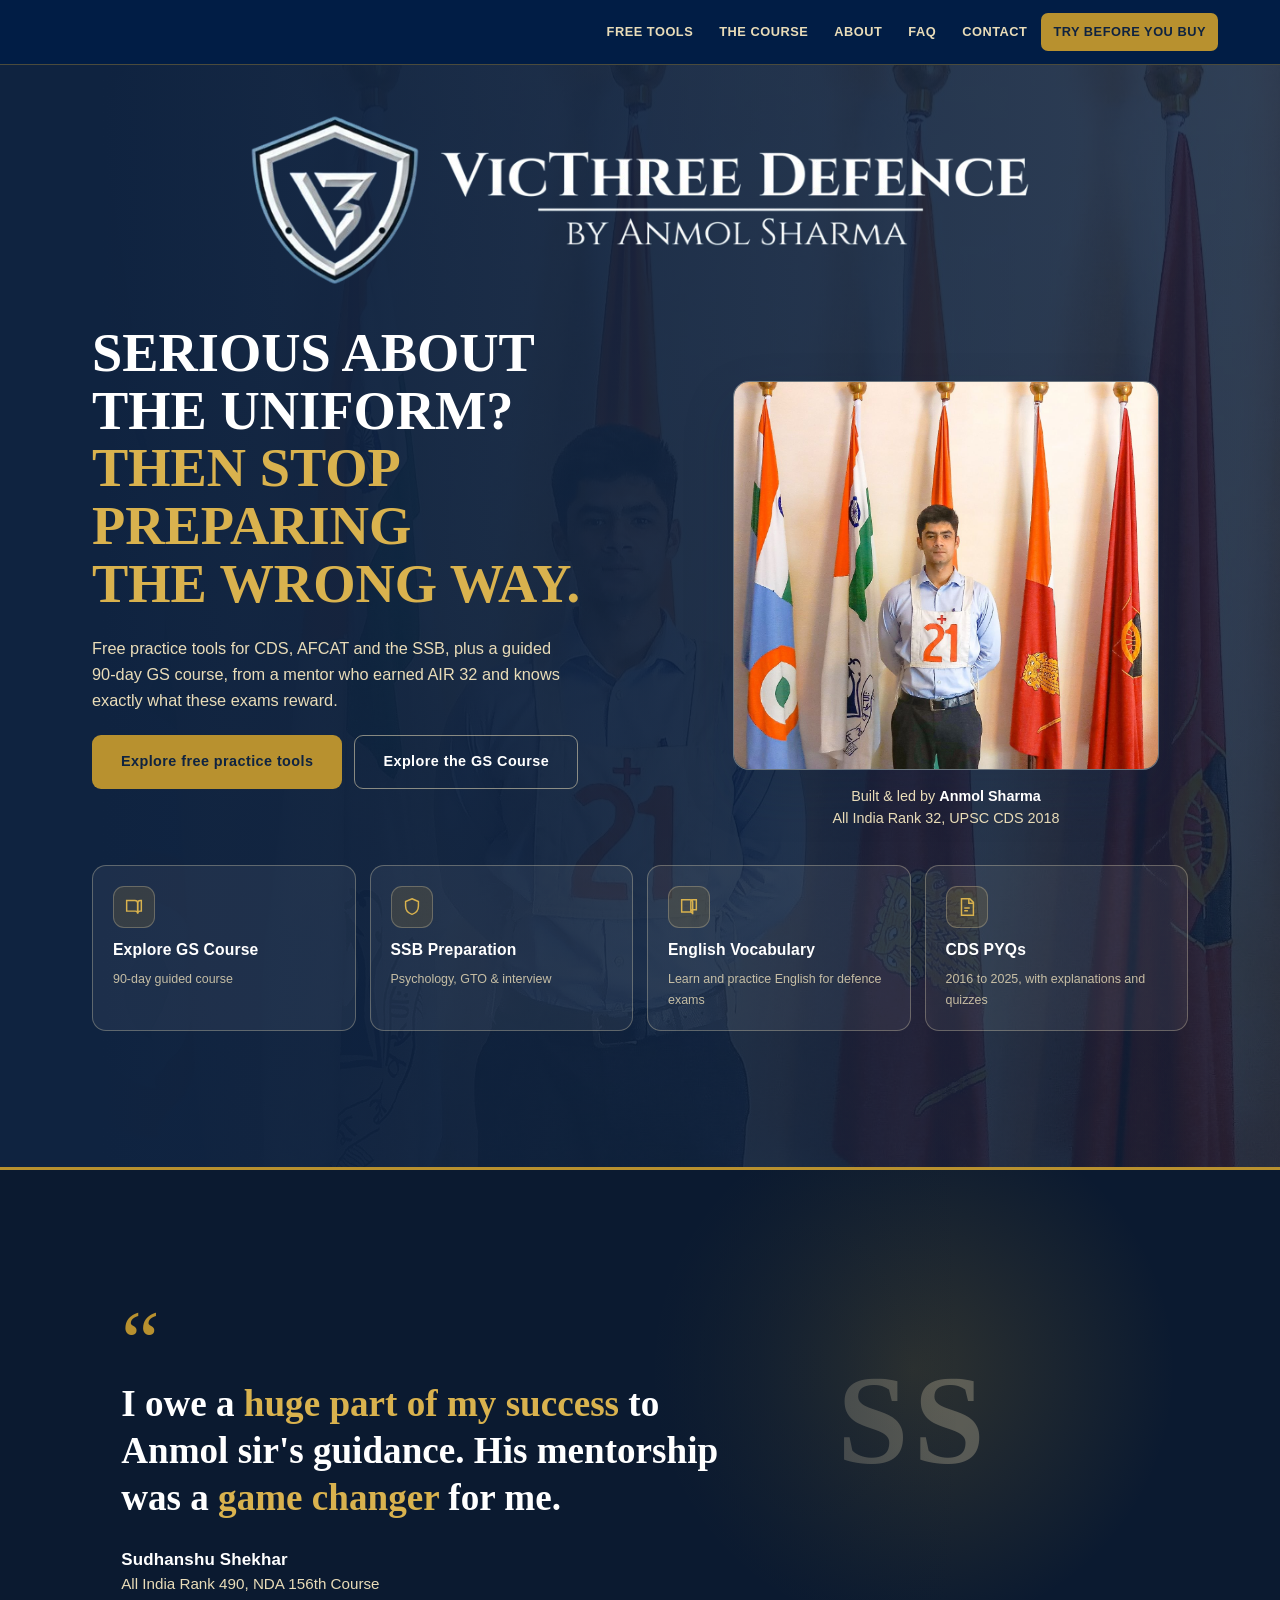
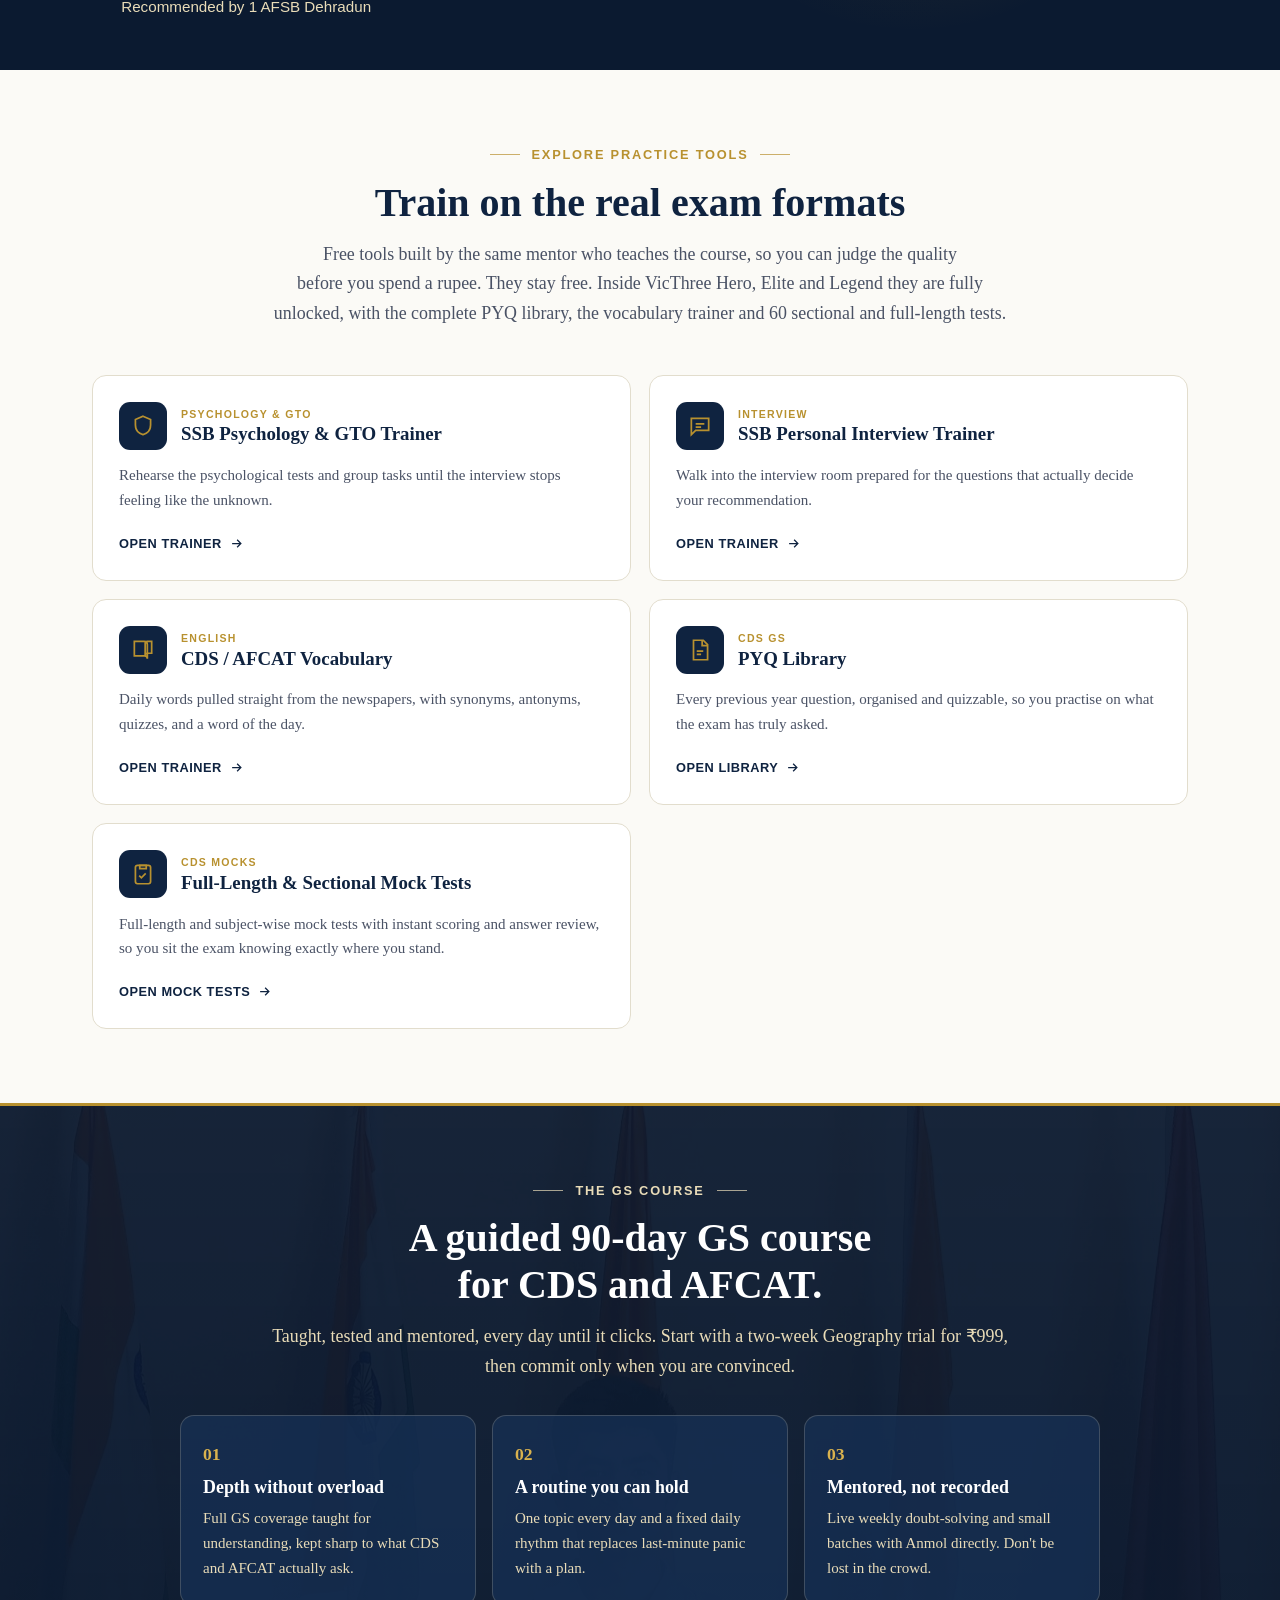
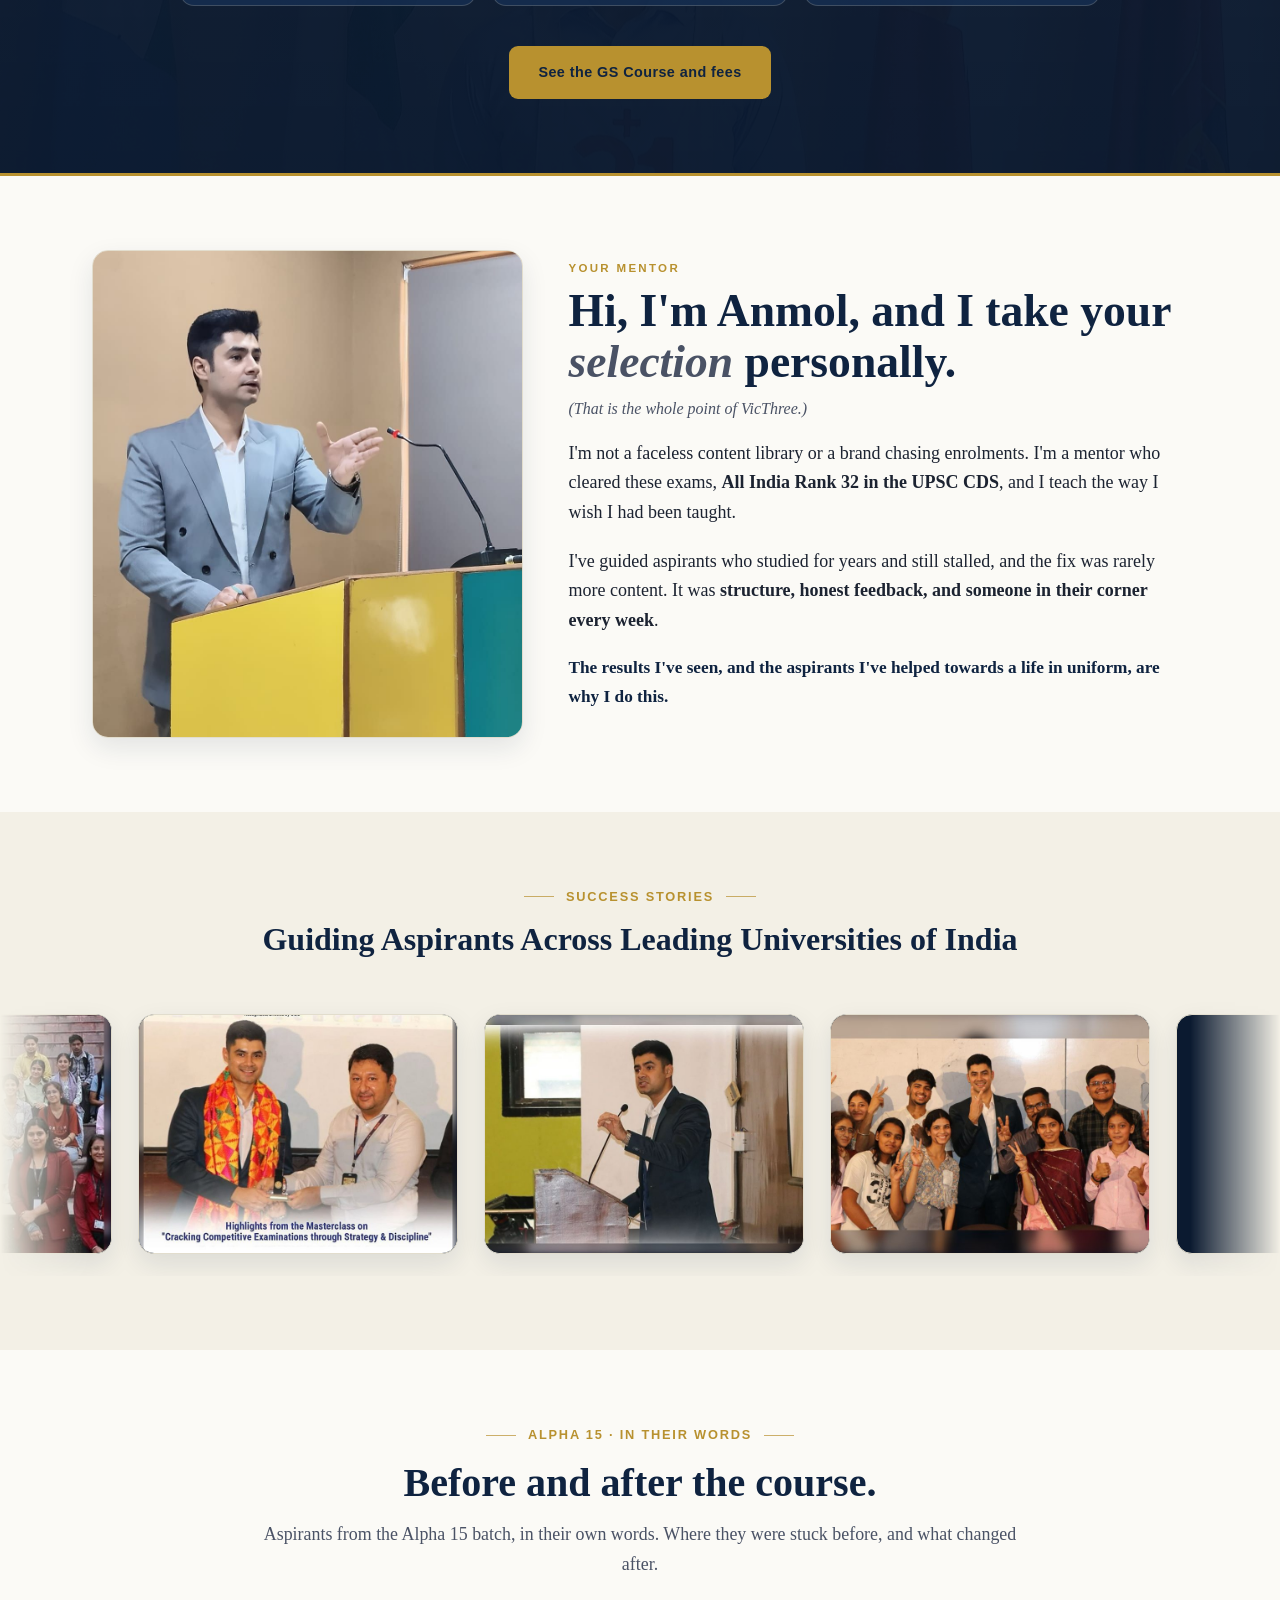
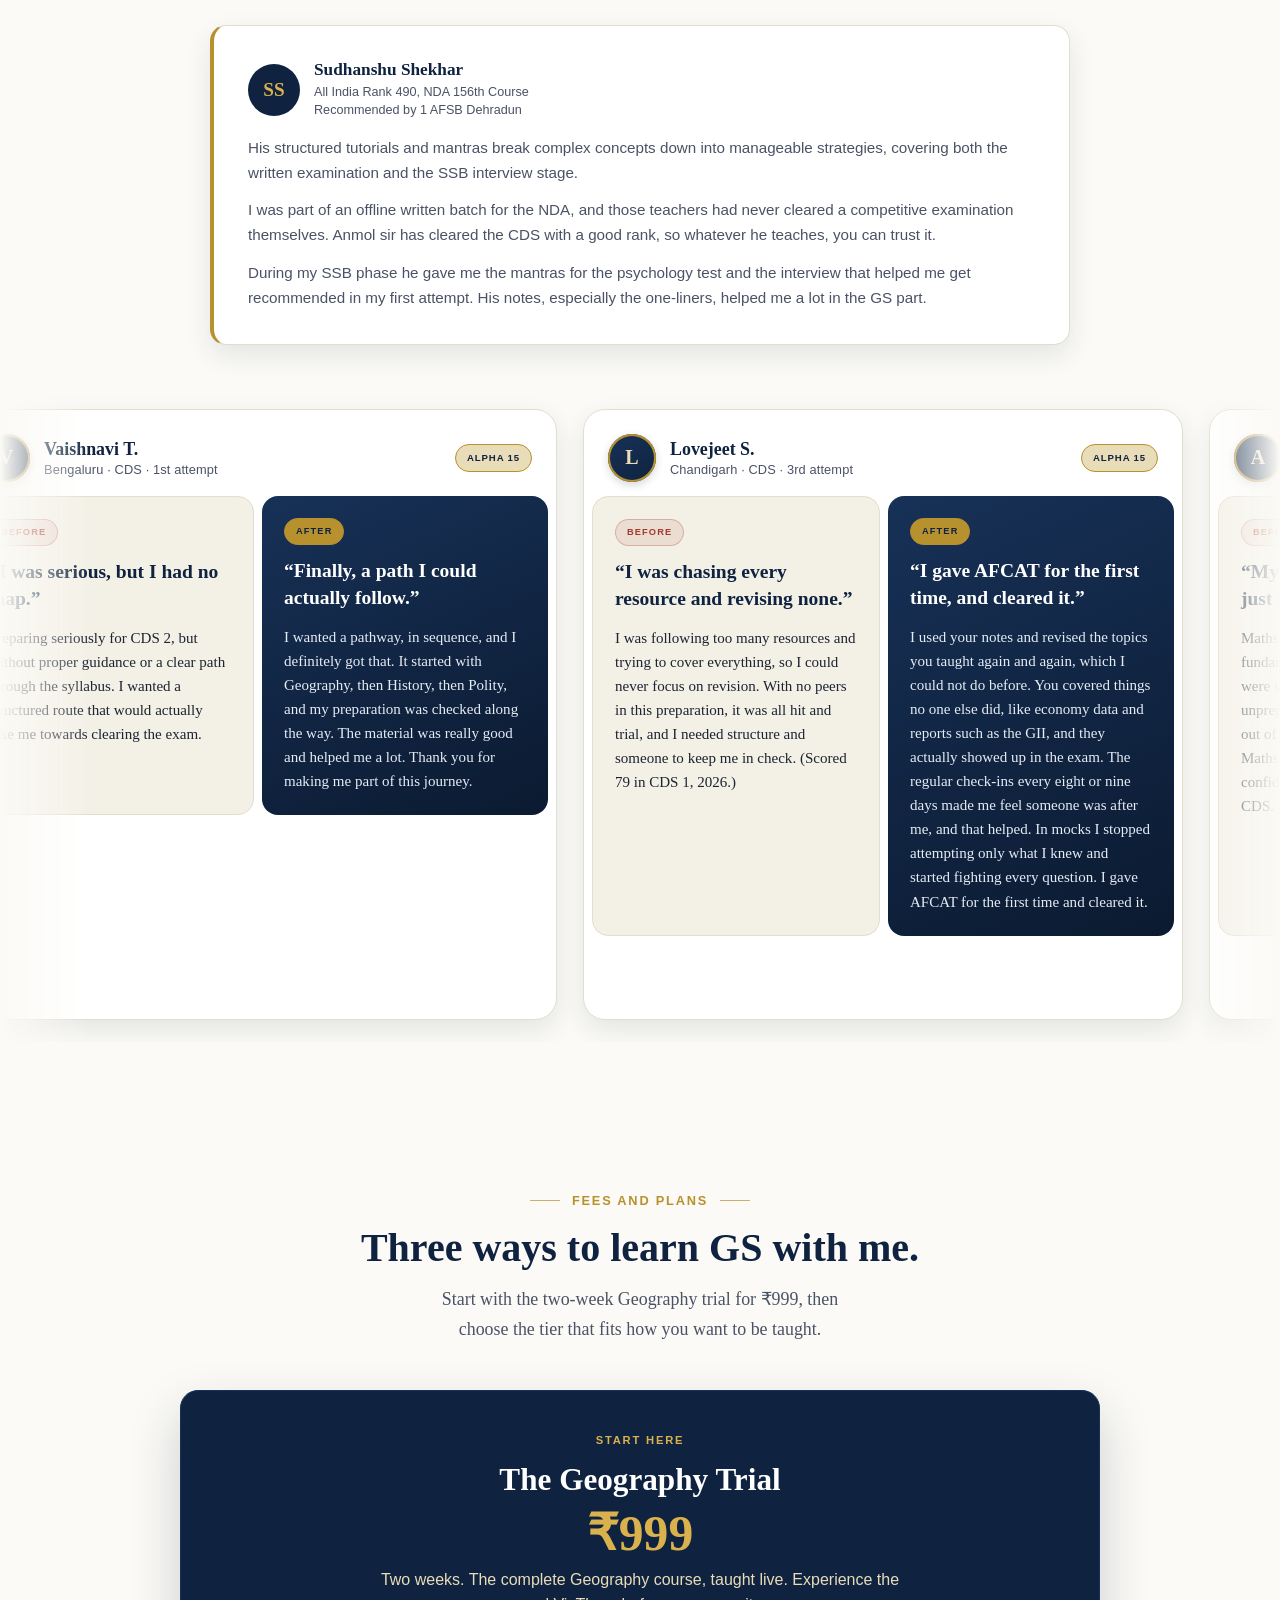
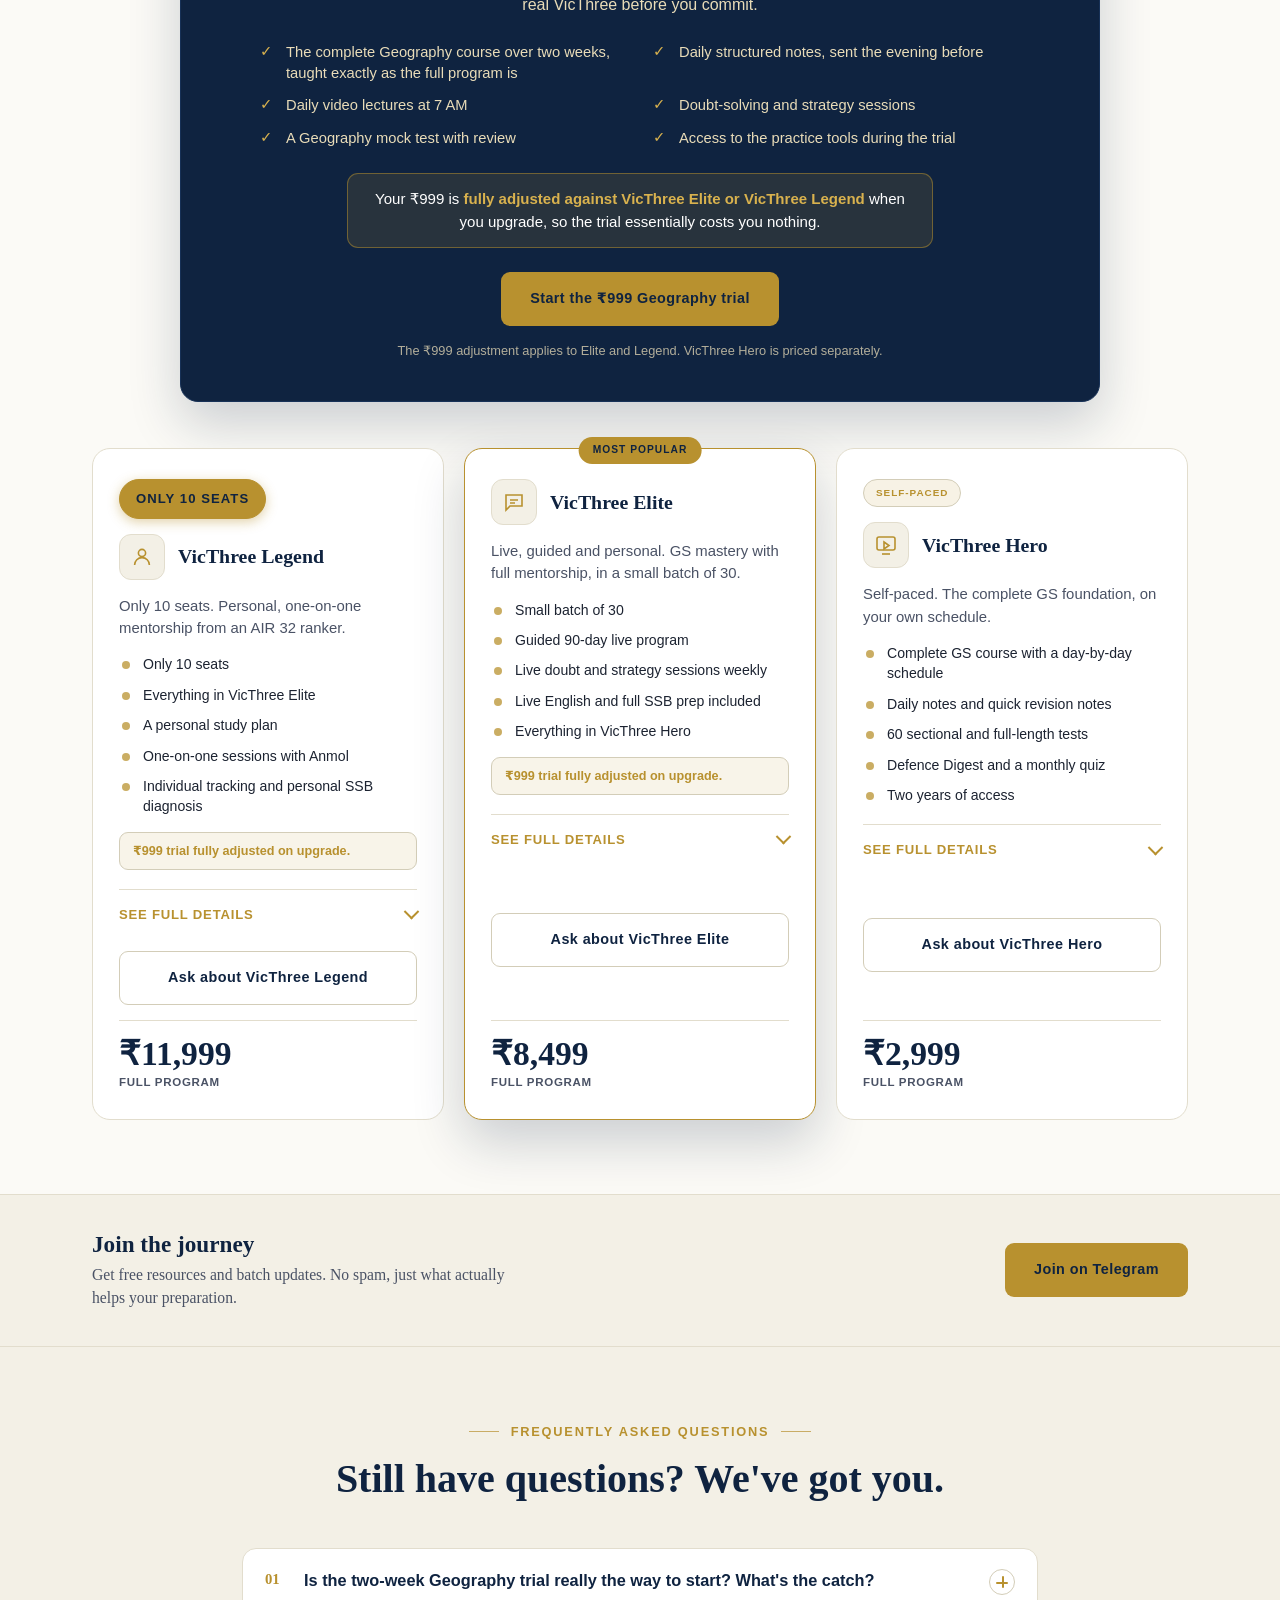
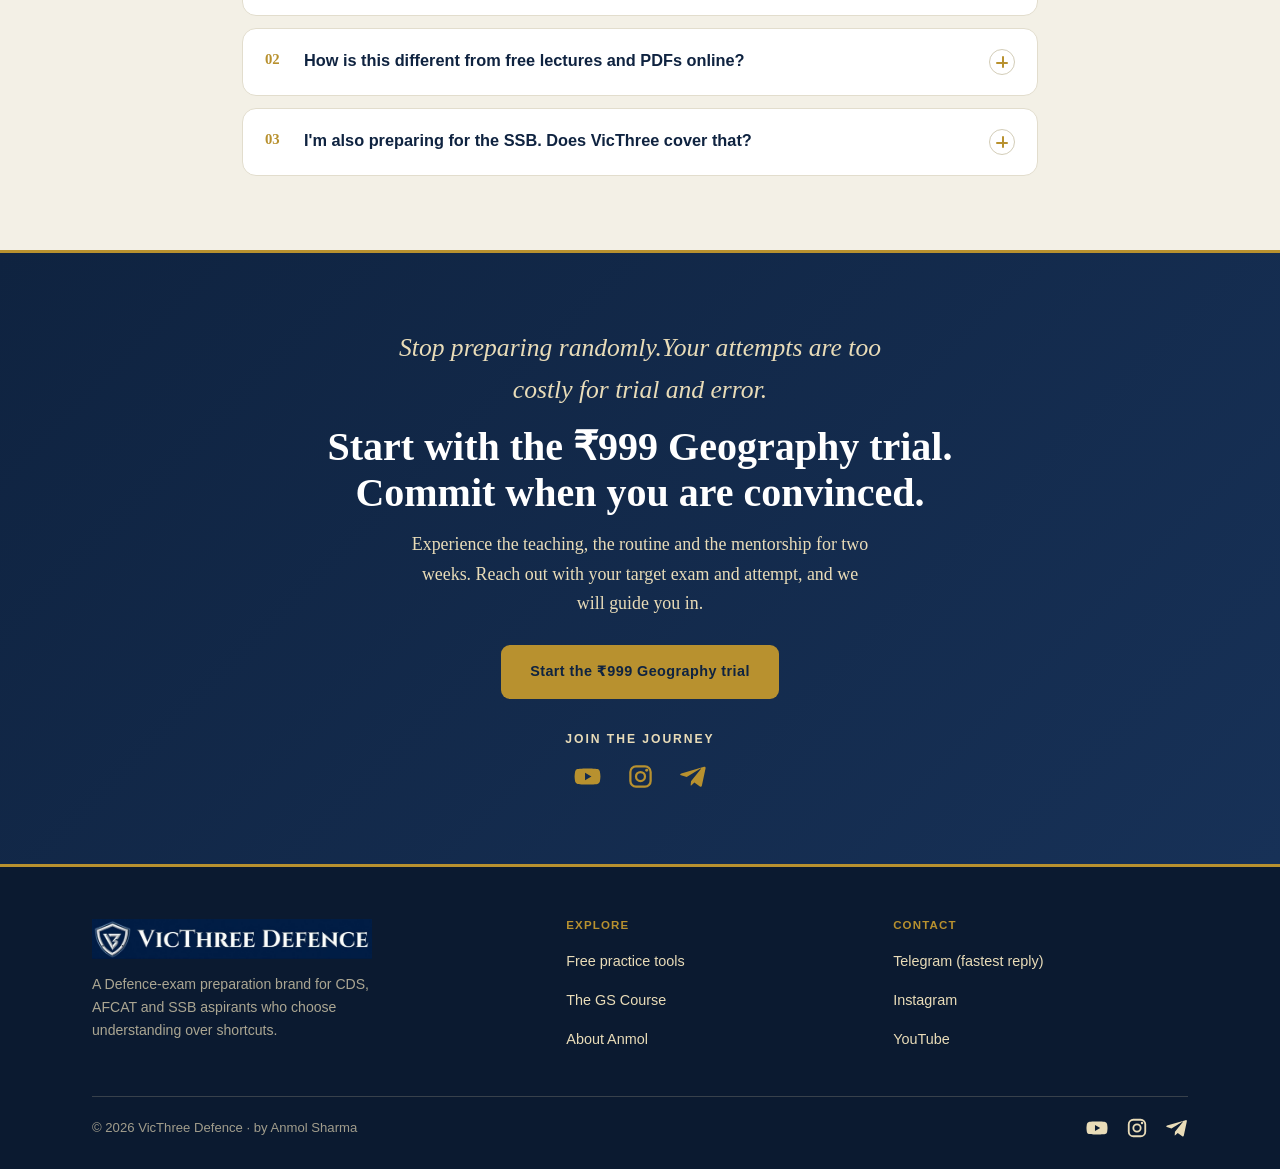
<file: index.html>
<!doctype html>
<html lang="en">
<head>
<meta charset="utf-8">
<meta name="viewport" content="width=device-width,initial-scale=1">
<title>VicThree Defence | SSB, CDS &amp; AFCAT Preparation by Anmol Sharma</title>
<meta name="description" content="VicThree Defence is a Defence-exam preparation brand by Anmol Sharma (AIR 32, UPSC CDS 2018): free SSB, CDS and AFCAT practice tools, plus a guided 90-day GS course.">
<link rel="icon" type="image/png" sizes="32x32" href="assets/shield-32.png?v=4">
<link rel="apple-touch-icon" href="assets/shield-180.png?v=4">
<meta name="theme-color" content="#0f2340">
<link rel="stylesheet" href="assets/styles.css?v=61">
<!-- chat widget temporarily disabled --><!--<link rel="stylesheet" href="assets/chat.css?v=9">-->
</head>
<body>

<!-- ============ NAV ============ -->
<header class="nav hide-brand-top" id="nav">
  <div class="wrap">
    <a class="nav-brand" href="#top" aria-label="VicThree Defence home">
      <img src="assets/banner-nav.png?v=18" alt="VicThree Defence">
    </a>
    <nav class="nav-links" id="navLinks" aria-label="Primary">
      <a href="#practice">Free Tools</a>
      <a href="#course">The Course</a>
      <a href="#about">About</a>
      <a href="#faq">FAQ</a>
      <a href="#contact">Contact</a>
      <a class="nav-cta" href="gs-course.html">Try before you buy</a>
    </nav>
    <button class="nav-toggle" id="navToggle" aria-label="Toggle menu" aria-expanded="false" aria-controls="navLinks"><span></span></button>
  </div>
</header>

<span id="top"></span>

<!-- ============ HERO (brand welcome) ============ -->
<section class="hero">
  <div class="hero-top">
    <img class="hero-banner" src="assets/banner-wordmark.png?v=20" alt="VicThree Defence by Anmol Sharma">
  </div>
  <div class="wrap">
    <div class="hero-copy">
      <h1>Serious about the uniform?<br><span class="g">Then stop preparing the&nbsp;wrong&nbsp;way.</span></h1>
      <p class="hero-sub">Free practice tools for CDS, AFCAT and the SSB, plus a guided 90-day GS course, from a mentor who earned AIR 32 and knows exactly what these exams reward.</p>
      <div class="hero-cta">
        <a class="btn primary" href="#practice">Explore free practice tools</a>
        <a class="btn ghost" href="https://victhreedefence.com/gs-course.html">Explore the GS Course</a>
      </div>
    </div>
    <div class="hero-photo">
      <div class="frame"><img src="assets/anmol-hero.jpg?v=4" alt="Anmol Sharma, mentor at VicThree Defence"></div>
      <p class="photo-credit">Built &amp; led by <b>Anmol Sharma</b><br>All India Rank 32, UPSC CDS 2018</p>
    </div>
  </div>
  <div class="hero-tiles-wrap">
    <nav class="hero-tiles" aria-label="Quick access to VicThree resources">
      <a class="htile" href="https://victhreedefence.com/gs-course.html">
        <span class="ht-ic"><svg viewBox="0 0 24 24" fill="none" stroke="currentColor" stroke-width="1.6"><path d="M4 5h9a3 3 0 0 1 3 3v11a2.5 2.5 0 0 0-2.5-2.5H4z"/><path d="M20 5h-1a3 3 0 0 0-3 3v11a2.5 2.5 0 0 1 2.5-2.5H20z"/></svg></span>
        <span class="ht-l">Explore GS Course</span>
        <span class="ht-s">90-day guided course</span>
      </a>
      <a class="htile" href="#practice">
        <span class="ht-ic"><svg viewBox="0 0 24 24" fill="none" stroke="currentColor" stroke-width="1.6"><path d="M12 3l7 3v5c0 4.4-3 7.8-7 9-4-1.2-7-4.6-7-9V6z"/></svg></span>
        <span class="ht-l">SSB Preparation</span>
        <span class="ht-s">Psychology, GTO &amp; interview</span>
      </a>
      <a class="htile" href="https://vocab.victhreedefence.com" target="_blank" rel="noopener">
        <span class="ht-ic"><svg viewBox="0 0 24 24" fill="none" stroke="currentColor" stroke-width="1.6"><path d="M4 4h9a3 3 0 0 1 3 3v13a2.5 2.5 0 0 0-2.5-2.5H4z"/><path d="M20 4h-4a2 2 0 0 0-2 2v11.5A2.5 2.5 0 0 1 16.5 15H20z"/></svg></span>
        <span class="ht-l">English Vocabulary</span>
        <span class="ht-s">Learn and practice English for defence exams</span>
      </a>
      <a class="htile" href="https://pyq.victhreedefence.com" target="_blank" rel="noopener">
        <span class="ht-ic"><svg viewBox="0 0 24 24" fill="none" stroke="currentColor" stroke-width="1.6"><path d="M6 3h9l4 4v14H6z"/><path d="M14 3v5h5"/><path d="M9 13h6M9 16h4"/></svg></span>
        <span class="ht-l">CDS PYQs</span>
        <span class="ht-s">2016 to 2025, with explanations and quizzes</span>
      </a>
    </nav>
  </div>
</section>

<!-- ============ FEATURED QUOTE (strongest proof) ============ -->
<section class="vq-band" aria-label="Featured student review">
  <div class="vq-card">
    <div class="vq-photo">
      <!-- Drop the portrait at assets/reviews/sudhanshu.jpg, then replace the span below with:
           <img src="assets/reviews/sudhanshu.jpg?v=1" alt="Sudhanshu Shekhar" loading="lazy" decoding="async"> -->
      <span class="vq-mono" aria-hidden="true">SS</span>
    </div>
    <div class="vq-inner">
      <div class="vq-mark" aria-hidden="true">&ldquo;</div>
      <blockquote class="vq-quote">I owe a <span class="g">huge part of my success</span> to Anmol sir's guidance. His mentorship was a <span class="g">game changer</span> for me.</blockquote>
      <p class="vq-attr"><b>Sudhanshu Shekhar</b>All India Rank 490, NDA 156th Course<br>Recommended by 1 AFSB Dehradun</p>
    </div>
  </div>
</section>

<!-- ============ RESOURCES / PRACTICE TOOLS (the main draw) ============ -->
<section class="practice" id="practice">
  <div class="wrap">
    <div class="section-head">
      <div class="overline">Explore practice tools</div>
      <h2>Train on the real exam formats</h2>
      <p class="lede">Free tools built by the same mentor who teaches the course, so you can judge the quality<br>before you spend a rupee. They stay free. Inside VicThree Hero, Elite and Legend they are fully unlocked, with the complete PYQ library, the vocabulary trainer and 60 sectional and full-length tests.</p>
    </div>
    <div class="tools-grid">

      <a class="tool" href="https://ssb.victhreedefence.com" target="_blank" rel="noopener">
        <div class="tool-top">
          <span class="tool-ic"><svg viewBox="0 0 24 24" fill="none" stroke="currentColor" stroke-width="1.6"><path d="M12 3l7 3v5c0 4.4-3 7.8-7 9-4-1.2-7-4.6-7-9V6z"/></svg></span>
          <div><span class="kick">Psychology &amp; GTO</span><h3>SSB Psychology &amp; GTO Trainer</h3></div>
        </div>
        <p>Rehearse the psychological tests and group tasks until the interview stops feeling like the unknown.</p>
        <span class="go">Open trainer <svg viewBox="0 0 24 24" fill="none" stroke="currentColor" stroke-width="2"><path d="M5 12h14M13 6l6 6-6 6"/></svg></span>
      </a>

      <a class="tool" href="https://interview.victhreedefence.com" target="_blank" rel="noopener">
        <div class="tool-top">
          <span class="tool-ic"><svg viewBox="0 0 24 24" fill="none" stroke="currentColor" stroke-width="1.6"><path d="M4 5h16v11H8l-4 4z"/><path d="M8 10h8M8 13h5"/></svg></span>
          <div><span class="kick">Interview</span><h3>SSB Personal Interview Trainer</h3></div>
        </div>
        <p>Walk into the interview room prepared for the questions that actually decide your recommendation.</p>
        <span class="go">Open trainer <svg viewBox="0 0 24 24" fill="none" stroke="currentColor" stroke-width="2"><path d="M5 12h14M13 6l6 6-6 6"/></svg></span>
      </a>

      <a class="tool" href="https://vocab.victhreedefence.com" target="_blank" rel="noopener">
        <div class="tool-top">
          <span class="tool-ic"><svg viewBox="0 0 24 24" fill="none" stroke="currentColor" stroke-width="1.6"><path d="M4 4h9a3 3 0 0 1 3 3v13a2.5 2.5 0 0 0-2.5-2.5H4z"/><path d="M20 4h-4a2 2 0 0 0-2 2v11.5A2.5 2.5 0 0 1 16.5 15H20z"/></svg></span>
          <div><span class="kick">English</span><h3>CDS / AFCAT Vocabulary</h3></div>
        </div>
        <p>Daily words pulled straight from the newspapers, with synonyms, antonyms, quizzes, and a word of the day.</p>
        <span class="go">Open trainer <svg viewBox="0 0 24 24" fill="none" stroke="currentColor" stroke-width="2"><path d="M5 12h14M13 6l6 6-6 6"/></svg></span>
      </a>

      <a class="tool" href="https://pyq.victhreedefence.com" target="_blank" rel="noopener">
        <div class="tool-top">
          <span class="tool-ic"><svg viewBox="0 0 24 24" fill="none" stroke="currentColor" stroke-width="1.6"><path d="M6 3h9l4 4v14H6z"/><path d="M14 3v5h5"/><path d="M9 13h6M9 16h4"/></svg></span>
          <div><span class="kick">CDS GS</span><h3>PYQ Library</h3></div>
        </div>
        <p>Every previous year question, organised and quizzable, so you practise on what the exam has truly asked.</p>
        <span class="go">Open library <svg viewBox="0 0 24 24" fill="none" stroke="currentColor" stroke-width="2"><path d="M5 12h14M13 6l6 6-6 6"/></svg></span>
      </a>

      <a class="tool" href="https://mocks.victhreedefence.com" target="_blank" rel="noopener">
        <div class="tool-top">
          <span class="tool-ic"><svg viewBox="0 0 24 24" fill="none" stroke="currentColor" stroke-width="1.6"><rect x="5" y="4" width="14" height="17" rx="2"/><path d="M9 4h6v3H9z"/><path d="M8.5 13.5l2 2 4-4"/></svg></span>
          <div><span class="kick">CDS mocks</span><h3>Full-Length &amp; Sectional Mock Tests</h3></div>
        </div>
        <p>Full-length and subject-wise mock tests with instant scoring and answer review, so you sit the exam knowing exactly where you stand.</p>
        <span class="go">Open mock tests <svg viewBox="0 0 24 24" fill="none" stroke="currentColor" stroke-width="2"><path d="M5 12h14M13 6l6 6-6 6"/></svg></span>
      </a>

    </div>
  </div>
</section>

<!-- ============ GS COURSE TEASER (full selling lives on the landing page) ============ -->
<section class="course" id="course">
  <div class="wrap">
    <div class="section-head">
      <div class="overline">The GS Course</div>
      <h2>A guided 90-day GS course<br>for CDS and AFCAT.</h2>
      <p class="lede">Taught, tested and mentored, every day until it clicks. Start with a two-week Geography trial for &#8377;999, then commit only when you are convinced.</p>
    </div>

    <div class="course-points">
      <div class="cpoint"><div class="cn">01</div><h3>Depth without overload</h3><p>Full GS coverage taught for understanding, kept sharp to what CDS and AFCAT actually ask.</p></div>
      <div class="cpoint"><div class="cn">02</div><h3>A routine you can hold</h3><p>One topic every day and a fixed daily rhythm that replaces last-minute panic with a plan.</p></div>
      <div class="cpoint"><div class="cn">03</div><h3>Mentored, not recorded</h3><p>Live weekly doubt-solving and small batches with Anmol directly. Don't be lost in the crowd.</p></div>
    </div>

    <div class="course-cta">
      <a class="btn primary" href="gs-course.html">See the GS Course and fees</a>
    </div>
  </div>
</section>

<!-- ============ ABOUT ============ -->
<section class="about" id="about">
  <div class="wrap">
    <div class="about-photo">
      <div class="frame"><img src="assets/anmol-about.jpg?v=4" alt="Anmol Sharma mentoring aspirants"></div>
    </div>
    <div class="about-copy">
      <span class="eyebrow">Your mentor</span>
      <h2 class="big-name">Hi, I'm Anmol, and I take your <em>selection</em> personally.</h2>
      <p class="aside">(That is the whole point of VicThree.)</p>
      <p>I'm not a faceless content library or a brand chasing enrolments. I'm a mentor who cleared these exams, <b>All India Rank 32 in the UPSC CDS</b>, and I teach the way I wish I had been taught.</p>
      <p>I've guided aspirants who studied for years and still stalled, and the fix was rarely more content. It was <b>structure, honest feedback, and someone in their corner every week</b>.</p>
      <p class="pull">The results I've seen, and the aspirants I've helped towards a life in uniform, are why I do this.</p>
    </div>
  </div>
</section>

<!-- ============ GALLERY (auto-rotating) ============ -->
<section class="gallery" aria-label="Aspirants guided by VicThree Defence">
  <div class="wrap">
    <div class="section-head">
      <div class="overline">Success stories</div>
      <h2>Guiding Aspirants Across <br class="m-brk">Leading Universities of India</h2>
    </div>
  </div>
  <div class="marquee">
    <div class="marquee-track">
      <div class="gcard"><img src="assets/gallery/g1.jpg?v=25" alt="VicThree Defence seminar with aspirants" loading="eager" decoding="async"></div>
      <div class="gcard"><img src="assets/gallery/g2.jpg?v=25" alt="VicThree Defence seminar" loading="eager" decoding="async"></div>
      <div class="gcard"><img src="assets/gallery/g3.jpg?v=25" alt="VicThree Defence seminar" loading="eager" decoding="async"></div>
      <div class="gcard"><img src="assets/gallery/g4.jpg?v=25" alt="VicThree Defence seminar" loading="eager" decoding="async"></div>
      <div class="gcard"><img src="assets/gallery/g11.jpg?v=25" alt="Partner university" loading="eager" decoding="async"></div>
      <div class="gcard"><img src="assets/gallery/g5.jpg?v=25" alt="VicThree Defence seminar" loading="eager" decoding="async"></div>
      <div class="gcard"><img src="assets/gallery/g6.jpg?v=25" alt="VicThree Defence seminar" loading="eager" decoding="async"></div>
      <div class="gcard"><img src="assets/gallery/g7.jpg?v=25" alt="VicThree Defence seminar" loading="eager" decoding="async"></div>
      <div class="gcard"><img src="assets/gallery/g8.jpg?v=25" alt="VicThree Defence seminar" loading="eager" decoding="async"></div>
      <div class="gcard"><img src="assets/gallery/g9.jpg?v=25" alt="VicThree Defence seminar" loading="eager" decoding="async"></div>
      <div class="gcard"><img src="assets/gallery/g15.jpg?v=25" alt="Partner university" loading="eager" decoding="async"></div>
      <div class="gcard"><img src="assets/gallery/g10.jpg?v=25" alt="VicThree Defence seminar" loading="eager" decoding="async"></div>
      <div class="gcard"><img src="assets/gallery/g12.jpg?v=25" alt="VicThree Defence seminar" loading="eager" decoding="async"></div>
      <div class="gcard"><img src="assets/gallery/g13.jpg?v=25" alt="VicThree Defence seminar" loading="eager" decoding="async"></div>
      <div class="gcard"><img src="assets/gallery/g14.jpg?v=25" alt="VicThree Defence seminar" loading="eager" decoding="async"></div>
      <div class="gcard"><img src="assets/gallery/g16.jpg?v=25" alt="VicThree Defence seminar" loading="eager" decoding="async"></div>
      <div class="gcard"><img src="assets/gallery/g19.jpg?v=25" alt="Partner university" loading="eager" decoding="async"></div>
      <div class="gcard"><img src="assets/gallery/g17.jpg?v=25" alt="VicThree Defence seminar" loading="eager" decoding="async"></div>
      <div class="gcard"><img src="assets/gallery/g18.jpg?v=25" alt="VicThree Defence seminar" loading="eager" decoding="async"></div>
      <div class="gcard"><img src="assets/gallery/g20.jpg?v=25" alt="VicThree Defence seminar" loading="eager" decoding="async"></div>
      <div class="gcard"><img src="assets/gallery/g21.jpg?v=25" alt="VicThree Defence seminar" loading="eager" decoding="async"></div>
      <div class="gcard"><img src="assets/gallery/g22.jpg?v=25" alt="VicThree Defence seminar" loading="eager" decoding="async"></div>
      <div class="gcard"><img src="assets/gallery/g25.jpg?v=25" alt="Partner university" loading="eager" decoding="async"></div>
      <div class="gcard"><img src="assets/gallery/g23.jpg?v=25" alt="VicThree Defence seminar" loading="eager" decoding="async"></div>
      <div class="gcard"><img src="assets/gallery/g24.jpg?v=25" alt="VicThree Defence seminar" loading="eager" decoding="async"></div>
      <!-- duplicate set for seamless loop -->
      <div class="gcard" aria-hidden="true"><img src="assets/gallery/g1.jpg?v=25" alt="" loading="eager" decoding="async"></div>
      <div class="gcard" aria-hidden="true"><img src="assets/gallery/g2.jpg?v=25" alt="" loading="eager" decoding="async"></div>
      <div class="gcard" aria-hidden="true"><img src="assets/gallery/g3.jpg?v=25" alt="" loading="eager" decoding="async"></div>
      <div class="gcard" aria-hidden="true"><img src="assets/gallery/g4.jpg?v=25" alt="" loading="eager" decoding="async"></div>
      <div class="gcard" aria-hidden="true"><img src="assets/gallery/g11.jpg?v=25" alt="" loading="eager" decoding="async"></div>
      <div class="gcard" aria-hidden="true"><img src="assets/gallery/g5.jpg?v=25" alt="" loading="eager" decoding="async"></div>
      <div class="gcard" aria-hidden="true"><img src="assets/gallery/g6.jpg?v=25" alt="" loading="eager" decoding="async"></div>
      <div class="gcard" aria-hidden="true"><img src="assets/gallery/g7.jpg?v=25" alt="" loading="eager" decoding="async"></div>
      <div class="gcard" aria-hidden="true"><img src="assets/gallery/g8.jpg?v=25" alt="" loading="eager" decoding="async"></div>
      <div class="gcard" aria-hidden="true"><img src="assets/gallery/g9.jpg?v=25" alt="" loading="eager" decoding="async"></div>
      <div class="gcard" aria-hidden="true"><img src="assets/gallery/g15.jpg?v=25" alt="" loading="eager" decoding="async"></div>
      <div class="gcard" aria-hidden="true"><img src="assets/gallery/g10.jpg?v=25" alt="" loading="eager" decoding="async"></div>
      <div class="gcard" aria-hidden="true"><img src="assets/gallery/g12.jpg?v=25" alt="" loading="eager" decoding="async"></div>
      <div class="gcard" aria-hidden="true"><img src="assets/gallery/g13.jpg?v=25" alt="" loading="eager" decoding="async"></div>
      <div class="gcard" aria-hidden="true"><img src="assets/gallery/g14.jpg?v=25" alt="" loading="eager" decoding="async"></div>
      <div class="gcard" aria-hidden="true"><img src="assets/gallery/g16.jpg?v=25" alt="" loading="eager" decoding="async"></div>
      <div class="gcard" aria-hidden="true"><img src="assets/gallery/g19.jpg?v=25" alt="" loading="eager" decoding="async"></div>
      <div class="gcard" aria-hidden="true"><img src="assets/gallery/g17.jpg?v=25" alt="" loading="eager" decoding="async"></div>
      <div class="gcard" aria-hidden="true"><img src="assets/gallery/g18.jpg?v=25" alt="" loading="eager" decoding="async"></div>
      <div class="gcard" aria-hidden="true"><img src="assets/gallery/g20.jpg?v=25" alt="" loading="eager" decoding="async"></div>
      <div class="gcard" aria-hidden="true"><img src="assets/gallery/g21.jpg?v=25" alt="" loading="eager" decoding="async"></div>
      <div class="gcard" aria-hidden="true"><img src="assets/gallery/g22.jpg?v=25" alt="" loading="eager" decoding="async"></div>
      <div class="gcard" aria-hidden="true"><img src="assets/gallery/g25.jpg?v=25" alt="" loading="eager" decoding="async"></div>
      <div class="gcard" aria-hidden="true"><img src="assets/gallery/g23.jpg?v=25" alt="" loading="eager" decoding="async"></div>
      <div class="gcard" aria-hidden="true"><img src="assets/gallery/g24.jpg?v=25" alt="" loading="eager" decoding="async"></div>
    </div>
  </div>
</section>

<!-- ============ REVIEWS — Before / After (Alpha 15 batch) ============ -->
<section class="reviews" id="reviews">
  <div class="wrap">
    <div class="section-head">
      <div class="overline">Alpha 15 &middot; in their words</div>
      <h2>Before and after the course.</h2>
      <p class="lede">Aspirants from the Alpha 15 batch, in their own words. Where they were stuck before, and what changed after.</p>
    </div>
  </div>
    <div class="full-review">
      <div class="fv-head">
        <span class="fv-av"><!-- swap for <img src="assets/reviews/sudhanshu.jpg?v=1" alt="Sudhanshu Shekhar"> once the photo is in -->SS</span>
        <div>
          <div class="fv-nm">Sudhanshu Shekhar</div>
          <div class="fv-rs">All India Rank 490, NDA 156th Course<br>Recommended by 1 AFSB Dehradun</div>
        </div>
      </div>
      <p>His structured tutorials and mantras break complex concepts down into manageable strategies, covering both the written examination and the SSB interview stage.</p>
      <p>I was part of an offline written batch for the NDA, and those teachers had never cleared a competitive examination themselves. Anmol sir has cleared the CDS with a good rank, so whatever he teaches, you can trust it.</p>
      <p>During my SSB phase he gave me the mantras for the psychology test and the interview that helped me get recommended in my first attempt. His notes, especially the one-liners, helped me a lot in the GS part.</p>
    </div>

  <div class="marquee reviews-marquee" data-clone data-pxs="22" data-hoverpause aria-label="Student before and after reviews">
    <div class="marquee-track">

      <article class="ba-card">
        <div class="ba-head">
          <span class="ba-av">V</span>
          <div class="ba-id">
            <span class="ba-name">Vaishnavi T.</span>
            <span class="ba-meta">Bengaluru &middot; CDS &middot; 1st attempt</span>
          </div>
          <span class="ba-batch">Alpha 15</span>
        </div>
        <div class="ba-panels">
          <div class="ba-col ba-before">
            <span class="ba-tag">Before</span>
            <p class="ba-quote">&ldquo;I was serious, but I had no map.&rdquo;</p>
            <p>Preparing seriously for CDS 2, but without proper guidance or a clear path through the syllabus. I wanted a structured route that would actually take me towards clearing the exam.</p>
          </div>
          <div class="ba-col ba-after">
            <span class="ba-tag">After</span>
            <p class="ba-quote">&ldquo;Finally, a path I could actually follow.&rdquo;</p>
            <p>I wanted a pathway, in sequence, and I definitely got that. It started with Geography, then History, then Polity, and my preparation was checked along the way. The material was really good and helped me a lot. Thank you for making me part of this journey.</p>
          </div>
        </div>
      </article>

      <article class="ba-card">
        <div class="ba-head">
          <span class="ba-av">L</span>
          <div class="ba-id">
            <span class="ba-name">Lovejeet S.</span>
            <span class="ba-meta">Chandigarh &middot; CDS &middot; 3rd attempt</span>
          </div>
          <span class="ba-batch">Alpha 15</span>
        </div>
        <div class="ba-panels">
          <div class="ba-col ba-before">
            <span class="ba-tag">Before</span>
            <p class="ba-quote">&ldquo;I was chasing every resource and revising none.&rdquo;</p>
            <p>I was following too many resources and trying to cover everything, so I could never focus on revision. With no peers in this preparation, it was all hit and trial, and I needed structure and someone to keep me in check. (Scored 79 in CDS 1, 2026.)</p>
          </div>
          <div class="ba-col ba-after">
            <span class="ba-tag">After</span>
            <p class="ba-quote">&ldquo;I gave AFCAT for the first time, and cleared it.&rdquo;</p>
            <p>I used your notes and revised the topics you taught again and again, which I could not do before. You covered things no one else did, like economy data and reports such as the GII, and they actually showed up in the exam. The regular check-ins every eight or nine days made me feel someone was after me, and that helped. In mocks I stopped attempting only what I knew and started fighting every question. I gave AFCAT for the first time and cleared it.</p>
          </div>
        </div>
      </article>

      <article class="ba-card">
        <div class="ba-head">
          <span class="ba-av">A</span>
          <div class="ba-id">
            <span class="ba-name">Archeet S.</span>
            <span class="ba-meta">Bhubaneswar &middot; CDS &middot; 1st attempt</span>
          </div>
          <span class="ba-batch">Alpha 15</span>
        </div>
        <div class="ba-panels">
          <div class="ba-col ba-before">
            <span class="ba-tag">Before</span>
            <p class="ba-quote">&ldquo;My very first mock was just 85 out of 300.&rdquo;</p>
            <p>Maths was taking me too long, and my fundamentals in GK and current affairs were weak. My very first mock, taken unprepared on 8 May 2026, was just 85 out of 300 (60 English, 10 GS, 15 Maths). I wanted structure, and the confidence and motivation to clear CDS.</p>
          </div>
          <div class="ba-col ba-after">
            <span class="ba-tag">After</span>
            <p class="ba-quote">&ldquo;From 85 to 164, my mock nearly doubled.&rdquo;</p>
            <p>Instead of just uploading reels like other YouTubers, you personally walked the journey with each of us, and it always felt like a real classroom. My latest mock is 164.48, a big jump from that first 85. I finally understand Polity, History and Current Affairs, and through the GD sessions and life lessons I even found my own answer to "why should I become an officer?". I feel ready to take the next step towards the Army.</p>
          </div>
        </div>
      </article>

      <article class="ba-card">
        <div class="ba-head">
          <span class="ba-av">V</span>
          <div class="ba-id">
            <span class="ba-name">Vedika S.</span>
            <span class="ba-meta">Goa &middot; CDS &middot; 3rd attempt</span>
          </div>
          <span class="ba-batch">Alpha 15</span>
        </div>
        <div class="ba-panels">
          <div class="ba-col ba-before">
            <span class="ba-tag">Before</span>
            <p class="ba-quote">&ldquo;This may be one of my last attempts.&rdquo;</p>
            <p>This may be one of my last attempts, so I was trying my best to find the right guidance. My main problem was a lack of depth in GS, and I was hoping I could finally find that here.</p>
          </div>
          <div class="ba-col ba-after">
            <span class="ba-tag">After</span>
            <p class="ba-quote">&ldquo;Today I am nervous, but I am confident.&rdquo;</p>
            <p>The hardest part was following a timetable and staying devoted to the routine. There were times I felt tired and unmotivated, but the zeal to do better than my previous attempts kept me going. This time I understood the concepts with much more clarity and studied the subjects I used to ignore. Most importantly, I received the kind of personal guidance I wanted. Today I am nervous, but I am confident.</p>
          </div>
        </div>
      </article>

      <article class="ba-card">
        <div class="ba-head">
          <span class="ba-av">Y</span>
          <div class="ba-id">
            <span class="ba-name">Yash V.</span>
            <span class="ba-meta">Pune &middot; CDS &middot; 1st attempt</span>
          </div>
          <span class="ba-batch">Alpha 15</span>
        </div>
        <div class="ba-panels">
          <div class="ba-col ba-before">
            <span class="ba-tag">Before</span>
            <p class="ba-quote">&ldquo;My first CDS attempt, through college, exams and even malaria.&rdquo;</p>
            <p>It was my first time preparing for CDS, so I was not very consistent because of my college workload. I had my end semester exams, and in the middle of all this I got malaria.</p>
          </div>
          <div class="ba-col ba-after">
            <span class="ba-tag">After</span>
            <p class="ba-quote">&ldquo;The weekly SSB sessions were game changing for me.&rdquo;</p>
            <p>Whatever I studied, like Geography, Physics and Polity, I now understand from the basics, and that is something I really value. Around a fifth of the theoretical PYQs went beyond the notes and needed deeper understanding, so my suggestion was to add PYQ solving sessions after each subject. Apart from that everything was perfect. The weekly SSB sessions were game changing: I learned to communicate better, lead, speak confidently and present myself. When the next batch starts, I want to continue for my 2027 attempt.</p>
          </div>
        </div>
      </article>

      <article class="ba-card">
        <div class="ba-head">
          <span class="ba-av">K</span>
          <div class="ba-id">
            <span class="ba-name">Kunal G.</span>
            <span class="ba-meta">Kolkata &middot; CDS &middot; 1st attempt</span>
          </div>
          <span class="ba-batch">Alpha 15</span>
        </div>
        <div class="ba-panels">
          <div class="ba-col ba-before">
            <span class="ba-tag">Before</span>
            <p class="ba-quote">&ldquo;College and an internship left me little time for prep.&rdquo;</p>
            <p>I was juggling college and an internship, so I could not be fully dedicated to the course and my preparation kept taking a back seat.</p>
          </div>
          <div class="ba-col ba-after">
            <span class="ba-tag">After</span>
            <p class="ba-quote">&ldquo;Even with limited time, I cleared my high-weightage subjects easily.&rdquo;</p>
            <p>Your explanations and lectures are top quality and easy to learn, and the PYQ and unique material on the website are top notch. Even with limited time, I completed my high weightage subjects easily, Geography, History, Polity, Economy and Biology with PYQ, and current affairs as well. I am treating this year as practice, and I am confident I am prepared enough for GS next time.</p>
          </div>
        </div>
      </article>

      <article class="ba-card">
        <div class="ba-head">
          <span class="ba-av">S</span>
          <div class="ba-id">
            <span class="ba-name">Soham D.</span>
            <span class="ba-meta">Pune &middot; CDS &middot; 2nd attempt</span>
          </div>
          <span class="ba-batch">Alpha 15</span>
        </div>
        <div class="ba-panels">
          <div class="ba-col ba-before">
            <span class="ba-tag">Before</span>
            <p class="ba-quote">&ldquo;Every time I miss it by a few marks, and two attempts are already gone.&rdquo;</p>
            <p>I keep missing the exam by a few marks, and two of my attempts are already gone. I did not want to waste the ones I have left, so I wanted to work on my mistakes and prepare in the correct manner.</p>
          </div>
          <div class="ba-col ba-after">
            <span class="ba-tag">After</span>
            <p class="ba-quote">&ldquo;Everything was well planned and provided from your side.&rdquo;</p>
            <p>I found the course really helpful. You explained all the subjects clearly, and the quick revision notes are a great asset for revision. Everything was well planned and provided from your side. It lacked a bit from my side, but I am still going in to give my best today.</p>
          </div>
        </div>
      </article>

      <article class="ba-card">
        <div class="ba-head">
          <span class="ba-av">S</span>
          <div class="ba-id">
            <span class="ba-name">Swanand</span>
            <span class="ba-meta">Pune &middot; CDS &middot; 4th attempt</span>
          </div>
          <span class="ba-batch">Alpha 15</span>
        </div>
        <div class="ba-panels">
          <div class="ba-col ba-before">
            <span class="ba-tag">Before</span>
            <p class="ba-quote">&ldquo;I did not have a consistent plan for study.&rdquo;</p>
            <p>I did not have a consistent plan for study, and without one it was hard to stay connected to the syllabus attempt after attempt.</p>
          </div>
          <div class="ba-col ba-after">
            <span class="ba-tag">After</span>
            <p class="ba-quote">&ldquo;This time I find myself well prepared and confident.&rdquo;</p>
            <p>The Alpha batch gave me a consistent routine that kept me connected to the syllabus and studying properly. Your detailed and well researched notes gave me clarity and helped me understand the crucial interconnected questions in the paper. Overall, I find myself well prepared this time and confident about myself.</p>
          </div>
        </div>
      </article>

    </div>
  </div>
</section>

<!-- ============ PRICING (three tiers + 999 trial) ============ -->
<section class="plans" id="pricing">
  <div class="wrap">
    <div class="section-head">
      <div class="overline">Fees and plans</div>
      <h2>Three ways to learn GS with me.</h2>
      <p class="lede">Start with the two-week Geography trial for &#8377;999, then choose the tier that fits how you want to be taught.</p>
    </div>

    <!-- ---------- the entry offer ---------- -->
    <div class="trial-card">
      <div class="tc-k">Start here</div>
      <h3>The Geography Trial</h3>
      <div class="tc-price">&#8377;999</div>
      <p class="tc-line">Two weeks. The complete Geography course, taught live. Experience the real VicThree before you commit.</p>
      <ul class="tc-feats">
        <li>The complete Geography course over two weeks, taught exactly as the full program is</li>
        <li>Daily structured notes, sent the evening before</li>
        <li>Daily video lectures at 7 AM</li>
        <li>Doubt-solving and strategy sessions</li>
        <li>A Geography mock test with review</li>
        <li>Access to the practice tools during the trial</li>
      </ul>
      <p class="tc-adjust">Your &#8377;999 is <b>fully adjusted against VicThree Elite or VicThree Legend</b> when you upgrade, so the trial essentially costs you nothing.</p>
      <a class="btn primary" href="gs-course.html">Start the &#8377;999 Geography trial</a>
      <p class="tc-note">The &#8377;999 adjustment applies to Elite and Legend. VicThree Hero is priced separately.</p>
    </div>

    <div class="plan-grid tiers">

      <!-- ---------- LEGEND ---------- -->
      <div class="plan">
        <span class="plan-badge seats">Only 10 seats</span>
        <div class="plan-head">
          <span class="plan-ic"><svg viewBox="0 0 24 24" fill="none" stroke="currentColor" stroke-width="1.6" aria-hidden="true"><circle cx="12" cy="8" r="3.6"/><path d="M4.6 20a7.4 7.4 0 0 1 14.8 0"/></svg></span>
          <h3>VicThree Legend</h3>
        </div>
        <div class="plan-fee">&#8377;11,999<span class="fee-sub">Full program</span></div>
        <p class="plan-desc">Only 10 seats. Personal, one-on-one mentorship from an AIR 32 ranker.</p>
        <ul class="plan-feats">
          <li>Only 10 seats</li>
          <li>Everything in VicThree Elite</li>
          <li>A personal study plan</li>
          <li>One-on-one sessions with Anmol</li>
          <li>Individual tracking and personal SSB diagnosis</li>
        </ul>
        <p class="plan-adjust">&#8377;999 trial fully adjusted on upgrade.</p>
        <details class="tier-more">
          <summary>See full details</summary>
          <div class="tm-body">
            <h4>The circle. Only 10 seats.</h4>
            <ul>
              <li>Strictly limited to 10 students, so mentorship stays genuinely personal</li>
              <li>Everything in VicThree Elite, plus a layer of individual, one-on-one guidance</li>
            </ul>
            <h4>Your personal mentorship</h4>
            <ul>
              <li>A personal study plan built around your level, weak areas and target</li>
              <li>Regular one-on-one sessions with Anmol</li>
              <li>Individual performance tracking and personal mock analysis</li>
              <li>Personal SSB and interview diagnosis, tailored to you</li>
              <li>Priority doubt support</li>
              <li>Personal exam strategy and accountability check-ins</li>
            </ul>
            <h4 class="tm-inherit">Everything in VicThree Elite, included</h4>
            <ul>
              <li>Small-batch live GS course with weekly live doubt and strategy sessions</li>
              <li>Live English sessions with tests and analysis</li>
              <li>Full SSB preparation: guidance, psychology, interview, GTO and platform access</li>
              <li>Regular mock tests with structured review</li>
              <li>Defence Digest magazines and live current affairs sessions</li>
              <li>Four guaranteed revision cycles before the exam</li>
            </ul>
            <h4 class="tm-inherit">Everything in VicThree Hero, included</h4>
            <ul>
              <li>All recordings, daily notes and quick revision notes</li>
              <li>Full PYQ library, vocabulary trainer, 60 sectional and full-length tests</li>
              <li>Two years of access to all recordings</li>
            </ul>
          </div>
        </details>
        <div class="plan-foot">
          <a class="btn ghost dark" href="https://t.me/anmolxsharma" target="_blank" rel="noopener">Ask about VicThree Legend</a>
        </div>
      </div>

      <!-- ---------- ELITE (recommended) ---------- -->
      <div class="plan featured">
        <span class="plan-flag">Most popular</span>
        <div class="plan-head">
          <span class="plan-ic"><svg viewBox="0 0 24 24" fill="none" stroke="currentColor" stroke-width="1.6" aria-hidden="true"><path d="M4 5h16v11H8l-4 4z"/><path d="M8 10h8M8 13h5"/></svg></span>
          <h3>VicThree Elite</h3>
        </div>
        <div class="plan-fee">&#8377;8,499<span class="fee-sub">Full program</span></div>
        <p class="plan-desc">Live, guided and personal. GS mastery with full mentorship, in a small batch of 30.</p>
        <ul class="plan-feats">
          <li>Small batch of 30</li>
          <li>Guided 90-day live program</li>
          <li>Live doubt and strategy sessions weekly</li>
          <li>Live English and full SSB prep included</li>
          <li>Everything in VicThree Hero</li>
        </ul>
        <p class="plan-adjust">&#8377;999 trial fully adjusted on upgrade.</p>
        <details class="tier-more">
          <summary>See full details</summary>
          <div class="tm-body">
            <h4>The batch</h4>
            <ul>
              <li>A small batch of just 30 students, for genuine personal attention and accountability</li>
              <li>A guided 90-day program with a daily rhythm: notes the evening before, lecture at 7 AM, drip-locked so you never fall behind</li>
            </ul>
            <h4>Live teaching and mentorship</h4>
            <ul>
              <li>The complete GS course taught live, plus personal mentorship</li>
              <li>Live doubt-solving and strategy sessions every week</li>
              <li>Regular mock tests with structured, personal review</li>
              <li>Live English sessions, including tests and analysis</li>
            </ul>
            <h4>SSB preparation, included</h4>
            <ul>
              <li>Live SSB guidance sessions</li>
              <li>Psychology and interview preparation</li>
              <li>GTO and screening orientation</li>
              <li>Full access to the SSB platforms for detailed feedback and improvement</li>
            </ul>
            <h4>Current affairs</h4>
            <ul>
              <li>Defence Digest monthly magazines and live current affairs sessions</li>
              <li>Four guaranteed revision cycles before the exam, linking current affairs to the static syllabus</li>
            </ul>
            <h4 class="tm-inherit">Everything in VicThree Hero, included</h4>
            <ul>
              <li>All recorded lectures, daily notes and quick revision notes</li>
              <li>Full PYQ library, vocabulary trainer, 60 sectional and full-length tests</li>
              <li>Two years of access to all recordings</li>
            </ul>
          </div>
        </details>
        <div class="plan-foot">
          <a class="btn ghost dark" href="https://t.me/anmolxsharma" target="_blank" rel="noopener">Ask about VicThree Elite</a>
        </div>
      </div>

      <!-- ---------- HERO (entry) ---------- -->
      <div class="plan">
        <span class="plan-badge">Self-paced</span>
        <div class="plan-head">
          <span class="plan-ic"><svg viewBox="0 0 24 24" fill="none" stroke="currentColor" stroke-width="1.6" aria-hidden="true"><rect x="3" y="4" width="18" height="13" rx="2"/><path d="M10 9l5 3.5-5 3.5z"/><path d="M8 21h8"/></svg></span>
          <h3>VicThree Hero</h3>
        </div>
        <div class="plan-fee">&#8377;2,999<span class="fee-sub">Full program</span></div>
        <p class="plan-desc">Self-paced. The complete GS foundation, on your own schedule.</p>
        <ul class="plan-feats">
          <li>Complete GS course with a day-by-day schedule</li>
          <li>Daily notes and quick revision notes</li>
          <li>60 sectional and full-length tests</li>
          <li>Defence Digest and a monthly quiz</li>
          <li>Two years of access</li>
        </ul>
        <details class="tier-more">
          <summary>See full details</summary>
          <div class="tm-body">
            <h4>The course</h4>
            <ul>
              <li>The complete GS course for CDS and AFCAT, with a day-by-day schedule</li>
              <li>One lecture released each day</li>
              <li>Daily structured notes for every topic</li>
              <li>A mock test after every topic</li>
              <li>Quick revision notes for every subject, for last-minute revision</li>
            </ul>
            <h4>Practice tools and tests</h4>
            <ul>
              <li>Full access to the PYQ library</li>
              <li>Vocabulary trainer</li>
              <li>60 sectional mock tests and full-length tests</li>
            </ul>
            <h4>Current affairs</h4>
            <ul>
              <li>Defence Digest monthly magazines and a current affairs quiz every month</li>
              <li>Yearly compilation before the exam</li>
            </ul>
            <h4>Access</h4>
            <ul>
              <li>Two years of access to all recordings</li>
            </ul>
          </div>
        </details>
        <div class="plan-foot">
          <a class="btn ghost dark" href="https://t.me/anmolxsharma" target="_blank" rel="noopener">Ask about VicThree Hero</a>
        </div>
      </div>

    </div>

  </div>
</section>

<!-- ============ JOIN THE JOURNEY (soft capture) ============ -->
<section class="join-cap">
  <div class="wrap">
    <div class="jc-inner">
      <div class="jc-text">
        <h3>Join the journey</h3>
        <p>Get free resources and batch updates. No spam, just what actually helps your preparation.</p>
      </div>
      <a class="btn primary" href="https://t.me/anmolxsharma" target="_blank" rel="noopener">Join on Telegram</a>
    </div>
  </div>
</section>

<!-- ============ FAQ (short 3-question version; full FAQ lives on the landing page) ============ -->
<section class="faq" id="faq">
  <div class="wrap">
    <div class="section-head">
      <div class="overline">Frequently asked questions</div>
      <h2>Still have questions? <br class="m-brk">We've got you.</h2>
    </div>
    <div class="faq-list">
      <details class="faq-item">
        <summary><span class="qn">01</span><span class="qt">Is the two-week Geography trial really the way to start? What's the catch?</span><span class="plus" aria-hidden="true"></span></summary>
        <div class="faq-a">No catch. The &#8377;999 trial lets you experience the teaching, the routine and the mentorship before you commit to the full course. If it is not for you, you simply do not continue.</div>
      </details>
      <details class="faq-item">
        <summary><span class="qn">02</span><span class="qt">How is this different from free lectures and PDFs online?</span><span class="plus" aria-hidden="true"></span></summary>
        <div class="faq-a">Free content hands you information and walks away. It cannot tell you what you got wrong, answer your doubt this week, or hold you to a routine. VicThree is taught, tested and mentored, so you are guided, not just supplied.</div>
      </details>
      <details class="faq-item">
        <summary><span class="qn">03</span><span class="qt">I'm also preparing for the SSB. Does VicThree cover that?</span><span class="plus" aria-hidden="true"></span></summary>
        <div class="faq-a">Yes. Alongside the GS course, our free tools help you rehearse the SSB psychology, GTO and interview, plus CDS and AFCAT vocabulary and past-year questions. It is one place for both the written exam and the board.</div>
      </details>
    </div>
  </div>
</section>

<!-- ============ CTA BAND ============ -->
<section class="cta-band" id="contact">
  <div class="wrap">
    <p class="warn">Stop preparing randomly.<br class="m-brk">Your attempts are too costly for trial and error.</p>
    <h2>Start with the &#8377;999 Geography trial.<br>Commit when you are convinced.</h2>
    <p class="lede">Experience the teaching, the routine and the mentorship for two weeks. Reach out with your target exam and attempt, and we will guide you in.</p>
    <a class="btn primary" href="gs-course.html">Start the &#8377;999 Geography trial</a>
    <p class="join-label">Join the Journey</p>
    <nav class="socials" aria-label="Social channels">
      <a href="https://youtube.com/@victhreedefence" target="_blank" rel="noopener" title="YouTube" aria-label="YouTube"><svg viewBox="0 0 24 24" width="27" height="27" fill="currentColor"><path d="M23 7.5a3 3 0 0 0-2.1-2.1C19 4.9 12 4.9 12 4.9s-7 0-8.9.5A3 3 0 0 0 1 7.5 31 31 0 0 0 .5 12 31 31 0 0 0 1 16.5a3 3 0 0 0 2.1 2.1c1.9.5 8.9.5 8.9.5s7 0 8.9-.5A3 3 0 0 0 23 16.5 31 31 0 0 0 23.5 12 31 31 0 0 0 23 7.5zM9.8 15.3V8.7l5.7 3.3-5.7 3.3z"/></svg></a>
      <a href="https://www.instagram.com/victhreedefence" target="_blank" rel="noopener" title="Instagram" aria-label="Instagram"><svg viewBox="0 0 24 24" width="27" height="27" fill="none" stroke="currentColor" stroke-width="2"><rect x="3" y="3" width="18" height="18" rx="5"/><circle cx="12" cy="12" r="4"/><circle cx="17.5" cy="6.5" r="1.3" fill="currentColor" stroke="none"/></svg></a>
      <a href="https://t.me/anmolxsharma" target="_blank" rel="noopener" title="Telegram" aria-label="Telegram"><svg viewBox="0 0 24 24" width="27" height="27" fill="currentColor"><path d="M9.8 16.2l-.35 3.9c.5 0 .72-.22.98-.48l2.36-2.26 4.9 3.58c.9.5 1.54.24 1.78-.83l3.23-15.13c.32-1.34-.48-1.86-1.35-1.54L1.15 9.3C-.16 9.82-.14 10.56.93 10.9l5.02 1.56L17.9 5.1c.55-.36 1.05-.16.64.2L9.8 16.2z"/></svg></a>
    </nav>
  </div>
</section>

<!-- ============ FOOTER ============ -->
<footer class="site-foot">
  <div class="wrap">
    <div class="foot-grid">
      <div class="foot-brand">
        <img class="foot-banner" src="assets/banner-nav.png?v=18" alt="VicThree Defence">
        <p>A Defence-exam preparation brand for CDS, AFCAT and SSB aspirants who choose understanding over shortcuts.</p>
      </div>
      <div class="foot-col">
        <h4>Explore</h4>
        <ul>
          <li><a href="#practice">Free practice tools</a></li>
          <li><a href="#course">The GS Course</a></li>
          <li><a href="#about">About Anmol</a></li>
        </ul>
      </div>
      <div class="foot-col">
        <h4>Contact</h4>
        <ul>
          <li><a href="https://t.me/anmolxsharma" target="_blank" rel="noopener">Telegram (fastest reply)</a></li>
          <li><a href="https://www.instagram.com/victhreedefence" target="_blank" rel="noopener">Instagram</a></li>
          <li><a href="https://youtube.com/@victhreedefence" target="_blank" rel="noopener">YouTube</a></li>
        </ul>
        <!-- TODO: add [INSERT email] and [INSERT phone/WhatsApp] here once provided -->
      </div>
    </div>
    <div class="foot-bottom">
      <span>&copy; <span id="yr">2026</span> VicThree Defence &middot; by Anmol Sharma</span>
      <nav class="socials" aria-label="Social channels">
        <a href="https://youtube.com/@victhreedefence" target="_blank" rel="noopener" title="YouTube" aria-label="YouTube"><svg viewBox="0 0 24 24" width="22" height="22" fill="currentColor"><path d="M23 7.5a3 3 0 0 0-2.1-2.1C19 4.9 12 4.9 12 4.9s-7 0-8.9.5A3 3 0 0 0 1 7.5 31 31 0 0 0 .5 12 31 31 0 0 0 1 16.5a3 3 0 0 0 2.1 2.1c1.9.5 8.9.5 8.9.5s7 0 8.9-.5A3 3 0 0 0 23 16.5 31 31 0 0 0 23.5 12 31 31 0 0 0 23 7.5zM9.8 15.3V8.7l5.7 3.3-5.7 3.3z"/></svg></a>
        <a href="https://www.instagram.com/victhreedefence" target="_blank" rel="noopener" title="Instagram" aria-label="Instagram"><svg viewBox="0 0 24 24" width="22" height="22" fill="none" stroke="currentColor" stroke-width="2"><rect x="3" y="3" width="18" height="18" rx="5"/><circle cx="12" cy="12" r="4"/><circle cx="17.5" cy="6.5" r="1.3" fill="currentColor" stroke="none"/></svg></a>
        <a href="https://t.me/anmolxsharma" target="_blank" rel="noopener" title="Telegram" aria-label="Telegram"><svg viewBox="0 0 24 24" width="22" height="22" fill="currentColor"><path d="M9.8 16.2l-.35 3.9c.5 0 .72-.22.98-.48l2.36-2.26 4.9 3.58c.9.5 1.54.24 1.78-.83l3.23-15.13c.32-1.34-.48-1.86-1.35-1.54L1.15 9.3C-.16 9.82-.14 10.56.93 10.9l5.02 1.56L17.9 5.1c.55-.36 1.05-.16.64.2L9.8 16.2z"/></svg></a>
      </nav>
    </div>
  </div>
</footer>

<script src="assets/main.js?v=11"></script>
<!-- chat widget temporarily disabled --><!--<script src="assets/chat.js?v=10" defer></script>-->
</body>
</html>
</file>
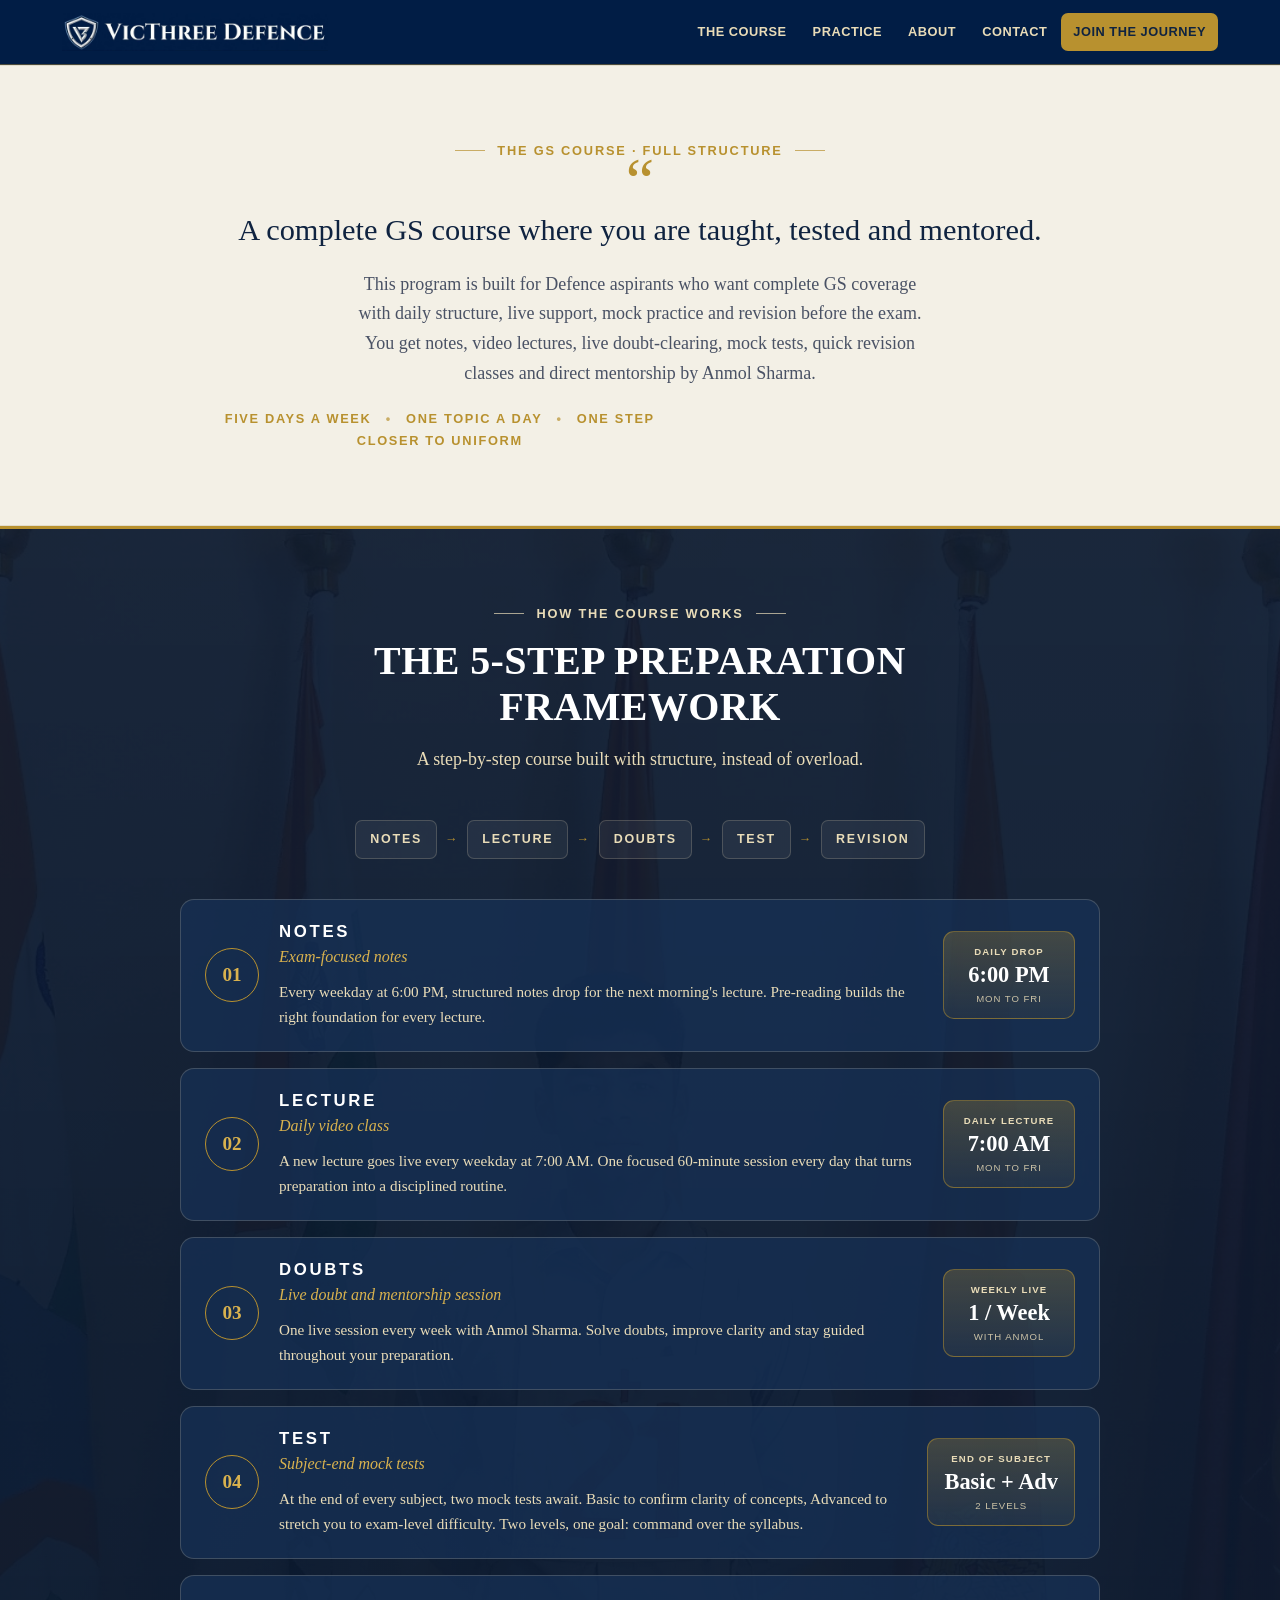
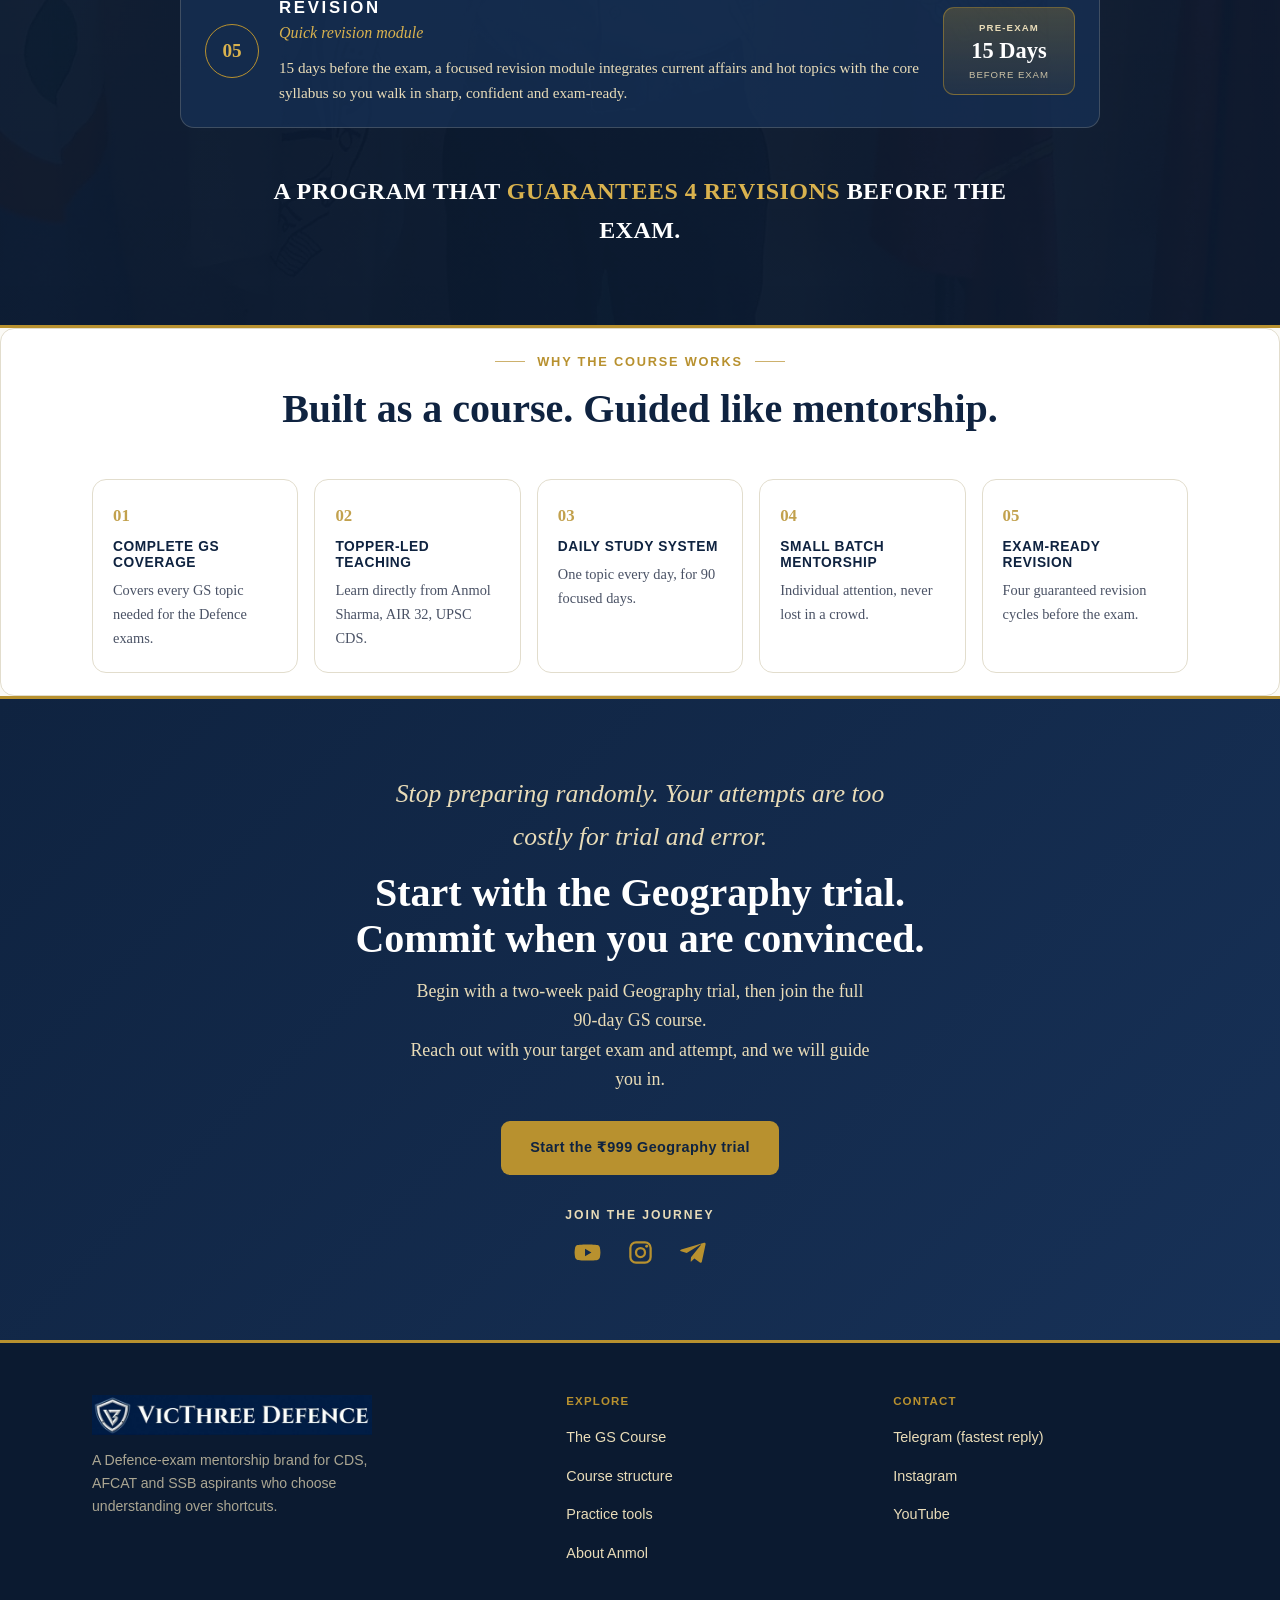
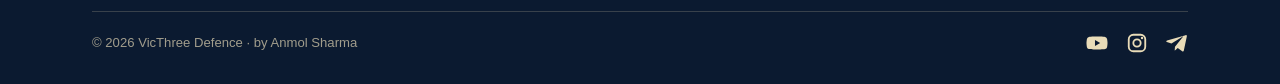
<file: course.html>
<!doctype html>
<html lang="en">
<head>
<meta charset="utf-8">
<meta name="viewport" content="width=device-width,initial-scale=1">
<title>The GS Course | 90-Day Structure | VicThree Defence</title>
<meta name="description" content="The full 90-day structure of the VicThree Defence General Studies course for CDS and AFCAT: the 5-step daily framework, why it works, and how to enrol.">
<link rel="icon" type="image/png" sizes="32x32" href="assets/shield-32.png?v=4">
<link rel="apple-touch-icon" href="assets/shield-180.png?v=4">
<meta name="theme-color" content="#0f2340">
<link rel="stylesheet" href="assets/styles.css?v=61">
<!-- chat widget temporarily disabled --><!--<link rel="stylesheet" href="assets/chat.css?v=9">-->
</head>
<body>

<!-- ============ NAV ============ -->
<header class="nav" id="nav">
  <div class="wrap">
    <a class="nav-brand" href="index.html#top" aria-label="VicThree Defence home">
      <img src="assets/banner-nav.png?v=18" alt="VicThree Defence">
    </a>
    <nav class="nav-links" id="navLinks" aria-label="Primary">
      <a href="index.html#course">The Course</a>
      <a href="index.html#practice">Practice</a>
      <a href="index.html#about">About</a>
      <a href="index.html#contact">Contact</a>
      <a class="nav-cta" href="index.html#contact">Join the Journey</a>
    </nav>
    <button class="nav-toggle" id="navToggle" aria-label="Toggle menu" aria-expanded="false" aria-controls="navLinks"><span></span></button>
  </div>
</header>

<span id="top"></span>

<!-- ============ PAGE INTRO (cream band) ============ -->
<section class="promise">
  <div class="wrap">
    <div class="overline" style="color:var(--gold)">The GS Course &middot; full structure</div>
    <div class="qmark" aria-hidden="true">&ldquo;</div>
    <p class="big">A complete GS course where you are taught, tested and mentored.</p>
    <p>This program is built for Defence aspirants who want complete GS coverage with daily structure, live support, mock practice and revision before the exam. You get notes, video lectures, live doubt-clearing, mock tests, quick revision classes and direct mentorship by Anmol Sharma.</p>
    <p class="cadence">Five days a week <span class="dot">&bull;</span> One topic a day <span class="dot">&bull;</span> One step closer to uniform</p>
  </div>
</section>

<!-- ============ METHOD (5-step) ============ -->
<section class="method" id="method">
  <div class="wrap">
    <div class="section-head">
      <div class="overline">How the course works</div>
      <h2 class="display">The 5-Step Preparation Framework</h2>
      <p class="lede">A step-by-step course built with structure, instead of overload.</p>
    </div>

    <div class="flow" aria-hidden="true">
      <span>Notes</span><span class="arw">&rarr;</span>
      <span>Lecture</span><span class="arw">&rarr;</span>
      <span>Doubts</span><span class="arw">&rarr;</span>
      <span>Test</span><span class="arw">&rarr;</span>
      <span>Revision</span>
    </div>

    <div class="steps">
      <div class="step">
        <div class="num">01</div>
        <div class="body">
          <h3>Notes</h3>
          <p class="sub">Exam-focused notes</p>
          <p>Every weekday at 6:00 PM, structured notes drop for the next morning's lecture. Pre-reading builds the right foundation for every lecture.</p>
        </div>
        <div class="chip"><div class="k">Daily drop</div><div class="v">6:00 PM</div><div class="s">Mon to Fri</div></div>
      </div>

      <div class="step">
        <div class="num">02</div>
        <div class="body">
          <h3>Lecture</h3>
          <p class="sub">Daily video class</p>
          <p>A new lecture goes live every weekday at 7:00 AM. One focused 60-minute session every day that turns preparation into a disciplined routine.</p>
        </div>
        <div class="chip"><div class="k">Daily lecture</div><div class="v">7:00 AM</div><div class="s">Mon to Fri</div></div>
      </div>

      <div class="step">
        <div class="num">03</div>
        <div class="body">
          <h3>Doubts</h3>
          <p class="sub">Live doubt and mentorship session</p>
          <p>One live session every week with Anmol Sharma. Solve doubts, improve clarity and stay guided throughout your preparation.</p>
        </div>
        <div class="chip"><div class="k">Weekly live</div><div class="v">1 / Week</div><div class="s">With Anmol</div></div>
      </div>

      <div class="step">
        <div class="num">04</div>
        <div class="body">
          <h3>Test</h3>
          <p class="sub">Subject-end mock tests</p>
          <p>At the end of every subject, two mock tests await. Basic to confirm clarity of concepts, Advanced to stretch you to exam-level difficulty. Two levels, one goal: command over the syllabus.</p>
        </div>
        <div class="chip"><div class="k">End of subject</div><div class="v">Basic + Adv</div><div class="s">2 levels</div></div>
      </div>

      <div class="step">
        <div class="num">05</div>
        <div class="body">
          <h3>Revision</h3>
          <p class="sub">Quick revision module</p>
          <p>15 days before the exam, a focused revision module integrates current affairs and hot topics with the core syllabus so you walk in sharp, confident and exam-ready.</p>
        </div>
        <div class="chip"><div class="k">Pre-exam</div><div class="v">15 Days</div><div class="s">Before exam</div></div>
      </div>
    </div>

    <p class="guarantee">A program that <b>guarantees 4 revisions</b> before the exam.</p>
  </div>
</section>

<!-- ============ WHY THE COURSE WORKS ============ -->
<section class="why" id="why">
  <div class="wrap">
    <div class="section-head">
      <div class="overline">Why the course works</div>
      <h2>Built as a course. Guided like mentorship.</h2>
    </div>
    <div class="why-grid">
      <div class="why"><div class="n">01</div><h3>Complete GS Coverage</h3><p>Covers every GS topic needed for the Defence exams.</p></div>
      <div class="why"><div class="n">02</div><h3>Topper-Led Teaching</h3><p>Learn directly from Anmol Sharma, AIR 32, UPSC CDS.</p></div>
      <div class="why"><div class="n">03</div><h3>Daily Study System</h3><p>One topic every day, for 90 focused days.</p></div>
      <div class="why"><div class="n">04</div><h3>Small Batch Mentorship</h3><p>Individual attention, never lost in a crowd.</p></div>
      <div class="why"><div class="n">05</div><h3>Exam-Ready Revision</h3><p>Four guaranteed revision cycles before the exam.</p></div>
    </div>
  </div>
</section>

<!-- ============ CTA BAND ============ -->
<section class="cta-band">
  <div class="wrap">
    <p class="warn">Stop preparing randomly. Your attempts are too costly for trial and error.</p>
    <h2>Start with the Geography trial.<br>Commit when you are convinced.</h2>
    <p class="lede">Begin with a two-week paid Geography trial, then join the full 90-day GS course.<br>Reach out with your target exam and attempt, and we will guide you in.</p>
    <a class="btn primary" href="gs-course.html">Start the &#8377;999 Geography trial</a>
    <p class="join-label">Join the Journey</p>
    <nav class="socials" aria-label="Social channels">
      <a href="https://youtube.com/@victhreedefence" target="_blank" rel="noopener" title="YouTube" aria-label="YouTube"><svg viewBox="0 0 24 24" width="27" height="27" fill="currentColor"><path d="M23 7.5a3 3 0 0 0-2.1-2.1C19 4.9 12 4.9 12 4.9s-7 0-8.9.5A3 3 0 0 0 1 7.5 31 31 0 0 0 .5 12 31 31 0 0 0 1 16.5a3 3 0 0 0 2.1 2.1c1.9.5 8.9.5 8.9.5s7 0 8.9-.5A3 3 0 0 0 23 16.5 31 31 0 0 0 23.5 12 31 31 0 0 0 23 7.5zM9.8 15.3V8.7l5.7 3.3-5.7 3.3z"/></svg></a>
      <a href="https://www.instagram.com/victhreedefence" target="_blank" rel="noopener" title="Instagram" aria-label="Instagram"><svg viewBox="0 0 24 24" width="27" height="27" fill="none" stroke="currentColor" stroke-width="2"><rect x="3" y="3" width="18" height="18" rx="5"/><circle cx="12" cy="12" r="4"/><circle cx="17.5" cy="6.5" r="1.3" fill="currentColor" stroke="none"/></svg></a>
      <a href="https://t.me/anmolxsharma" target="_blank" rel="noopener" title="Telegram" aria-label="Telegram"><svg viewBox="0 0 24 24" width="27" height="27" fill="currentColor"><path d="M9.8 16.2l-.35 3.9c.5 0 .72-.22.98-.48l2.36-2.26 4.9 3.58c.9.5 1.54.24 1.78-.83l3.23-15.13c.32-1.34-.48-1.86-1.35-1.54L1.15 9.3C-.16 9.82-.14 10.56.93 10.9l5.02 1.56L17.9 5.1c.55-.36 1.05-.16.64.2L9.8 16.2z"/></svg></a>
    </nav>
  </div>
</section>

<!-- ============ FOOTER ============ -->
<footer class="site-foot">
  <div class="wrap">
    <div class="foot-grid">
      <div class="foot-brand">
        <img class="foot-banner" src="assets/banner-nav.png?v=18" alt="VicThree Defence">
        <p>A Defence-exam mentorship brand for CDS, AFCAT and SSB aspirants who choose understanding over shortcuts.</p>
      </div>
      <div class="foot-col">
        <h4>Explore</h4>
        <ul>
          <li><a href="index.html#course">The GS Course</a></li>
          <li><a href="course.html">Course structure</a></li>
          <li><a href="index.html#practice">Practice tools</a></li>
          <li><a href="index.html#about">About Anmol</a></li>
        </ul>
      </div>
      <div class="foot-col">
        <h4>Contact</h4>
        <ul>
          <li><a href="https://t.me/anmolxsharma" target="_blank" rel="noopener">Telegram (fastest reply)</a></li>
          <li><a href="https://www.instagram.com/victhreedefence" target="_blank" rel="noopener">Instagram</a></li>
          <li><a href="https://youtube.com/@victhreedefence" target="_blank" rel="noopener">YouTube</a></li>
          <!-- TODO: add [INSERT email] and [INSERT phone / WhatsApp] here as real links once provided -->
        </ul>
      </div>
    </div>
    <div class="foot-bottom">
      <span>&copy; <span id="yr">2026</span> VicThree Defence &middot; by Anmol Sharma</span>
      <nav class="socials" aria-label="Social channels">
        <a href="https://youtube.com/@victhreedefence" target="_blank" rel="noopener" title="YouTube" aria-label="YouTube"><svg viewBox="0 0 24 24" width="22" height="22" fill="currentColor"><path d="M23 7.5a3 3 0 0 0-2.1-2.1C19 4.9 12 4.9 12 4.9s-7 0-8.9.5A3 3 0 0 0 1 7.5 31 31 0 0 0 .5 12 31 31 0 0 0 1 16.5a3 3 0 0 0 2.1 2.1c1.9.5 8.9.5 8.9.5s7 0 8.9-.5A3 3 0 0 0 23 16.5 31 31 0 0 0 23.5 12 31 31 0 0 0 23 7.5zM9.8 15.3V8.7l5.7 3.3-5.7 3.3z"/></svg></a>
        <a href="https://www.instagram.com/victhreedefence" target="_blank" rel="noopener" title="Instagram" aria-label="Instagram"><svg viewBox="0 0 24 24" width="22" height="22" fill="none" stroke="currentColor" stroke-width="2"><rect x="3" y="3" width="18" height="18" rx="5"/><circle cx="12" cy="12" r="4"/><circle cx="17.5" cy="6.5" r="1.3" fill="currentColor" stroke="none"/></svg></a>
        <a href="https://t.me/anmolxsharma" target="_blank" rel="noopener" title="Telegram" aria-label="Telegram"><svg viewBox="0 0 24 24" width="22" height="22" fill="currentColor"><path d="M9.8 16.2l-.35 3.9c.5 0 .72-.22.98-.48l2.36-2.26 4.9 3.58c.9.5 1.54.24 1.78-.83l3.23-15.13c.32-1.34-.48-1.86-1.35-1.54L1.15 9.3C-.16 9.82-.14 10.56.93 10.9l5.02 1.56L17.9 5.1c.55-.36 1.05-.16.64.2L9.8 16.2z"/></svg></a>
      </nav>
    </div>
  </div>
</footer>

<script src="assets/main.js?v=11"></script>
<!-- chat widget temporarily disabled --><!--<script src="assets/chat.js?v=10" defer></script>-->
</body>
</html>
</file>
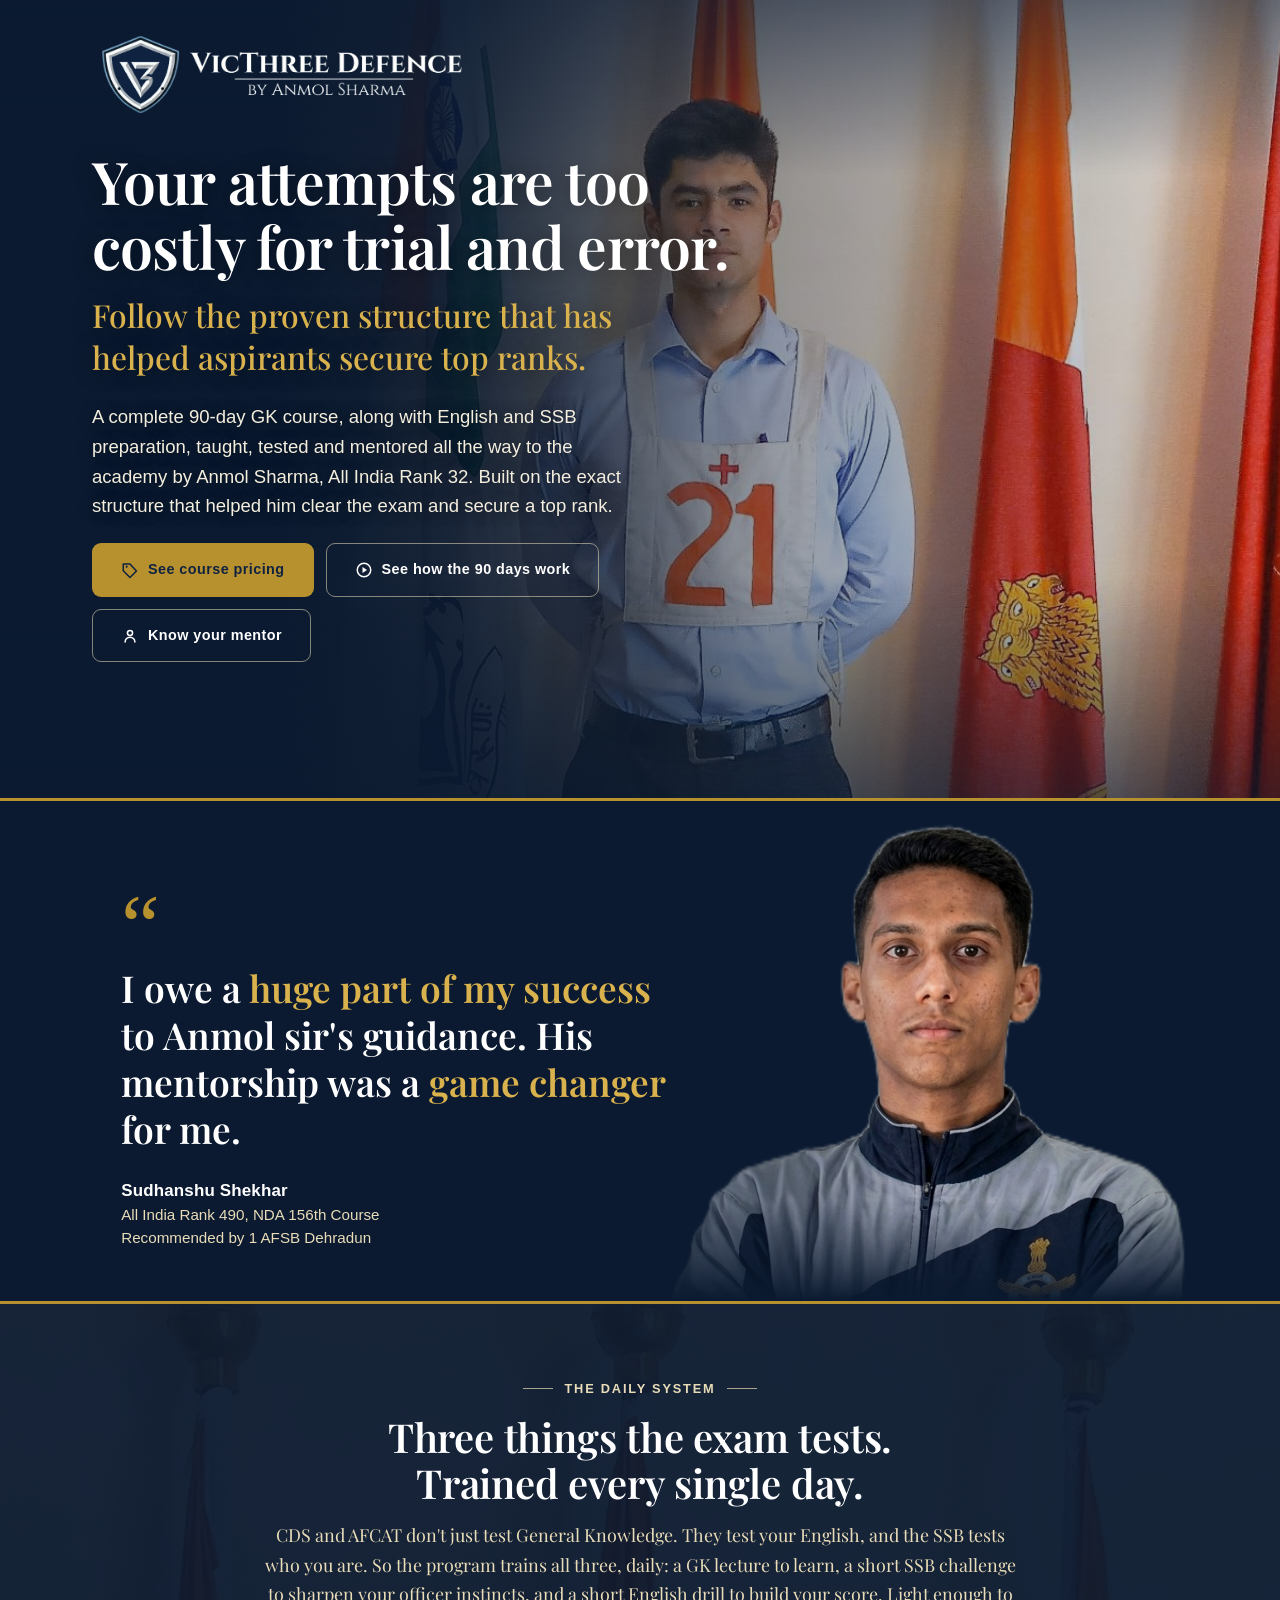
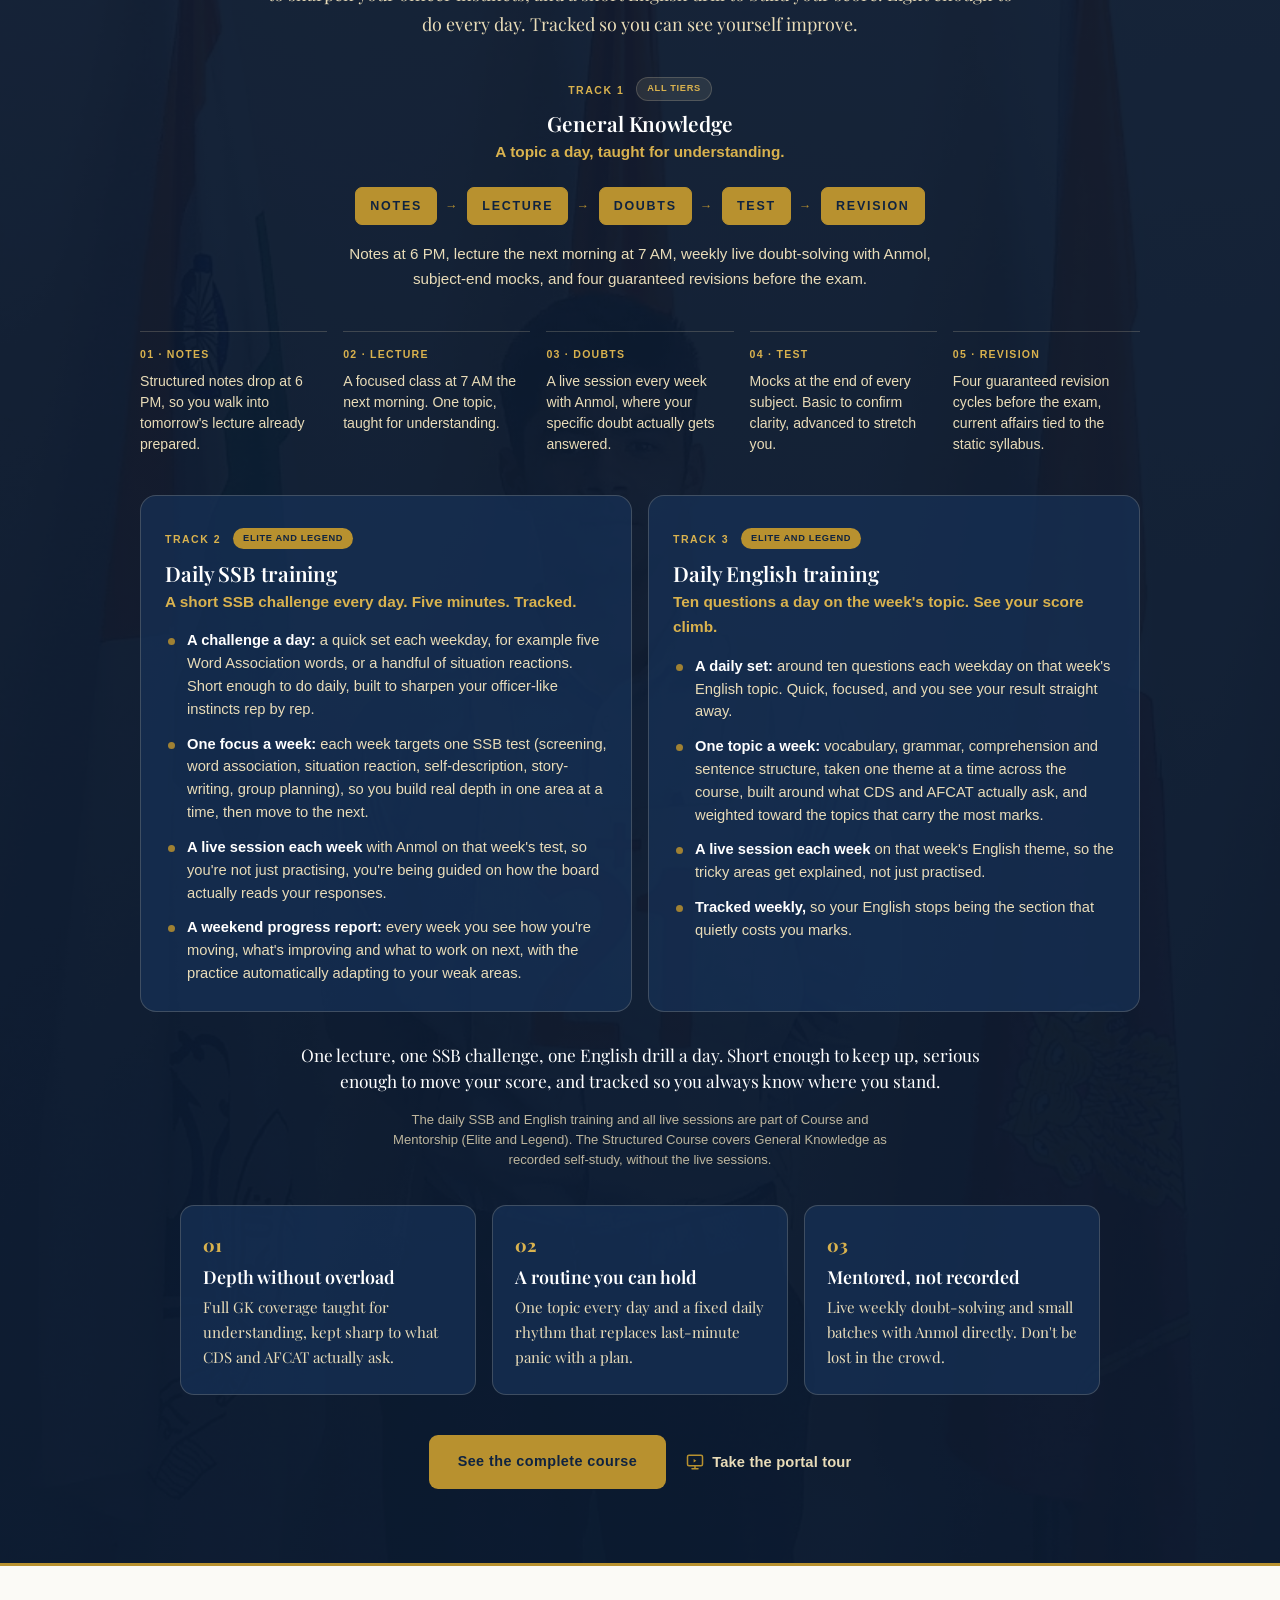
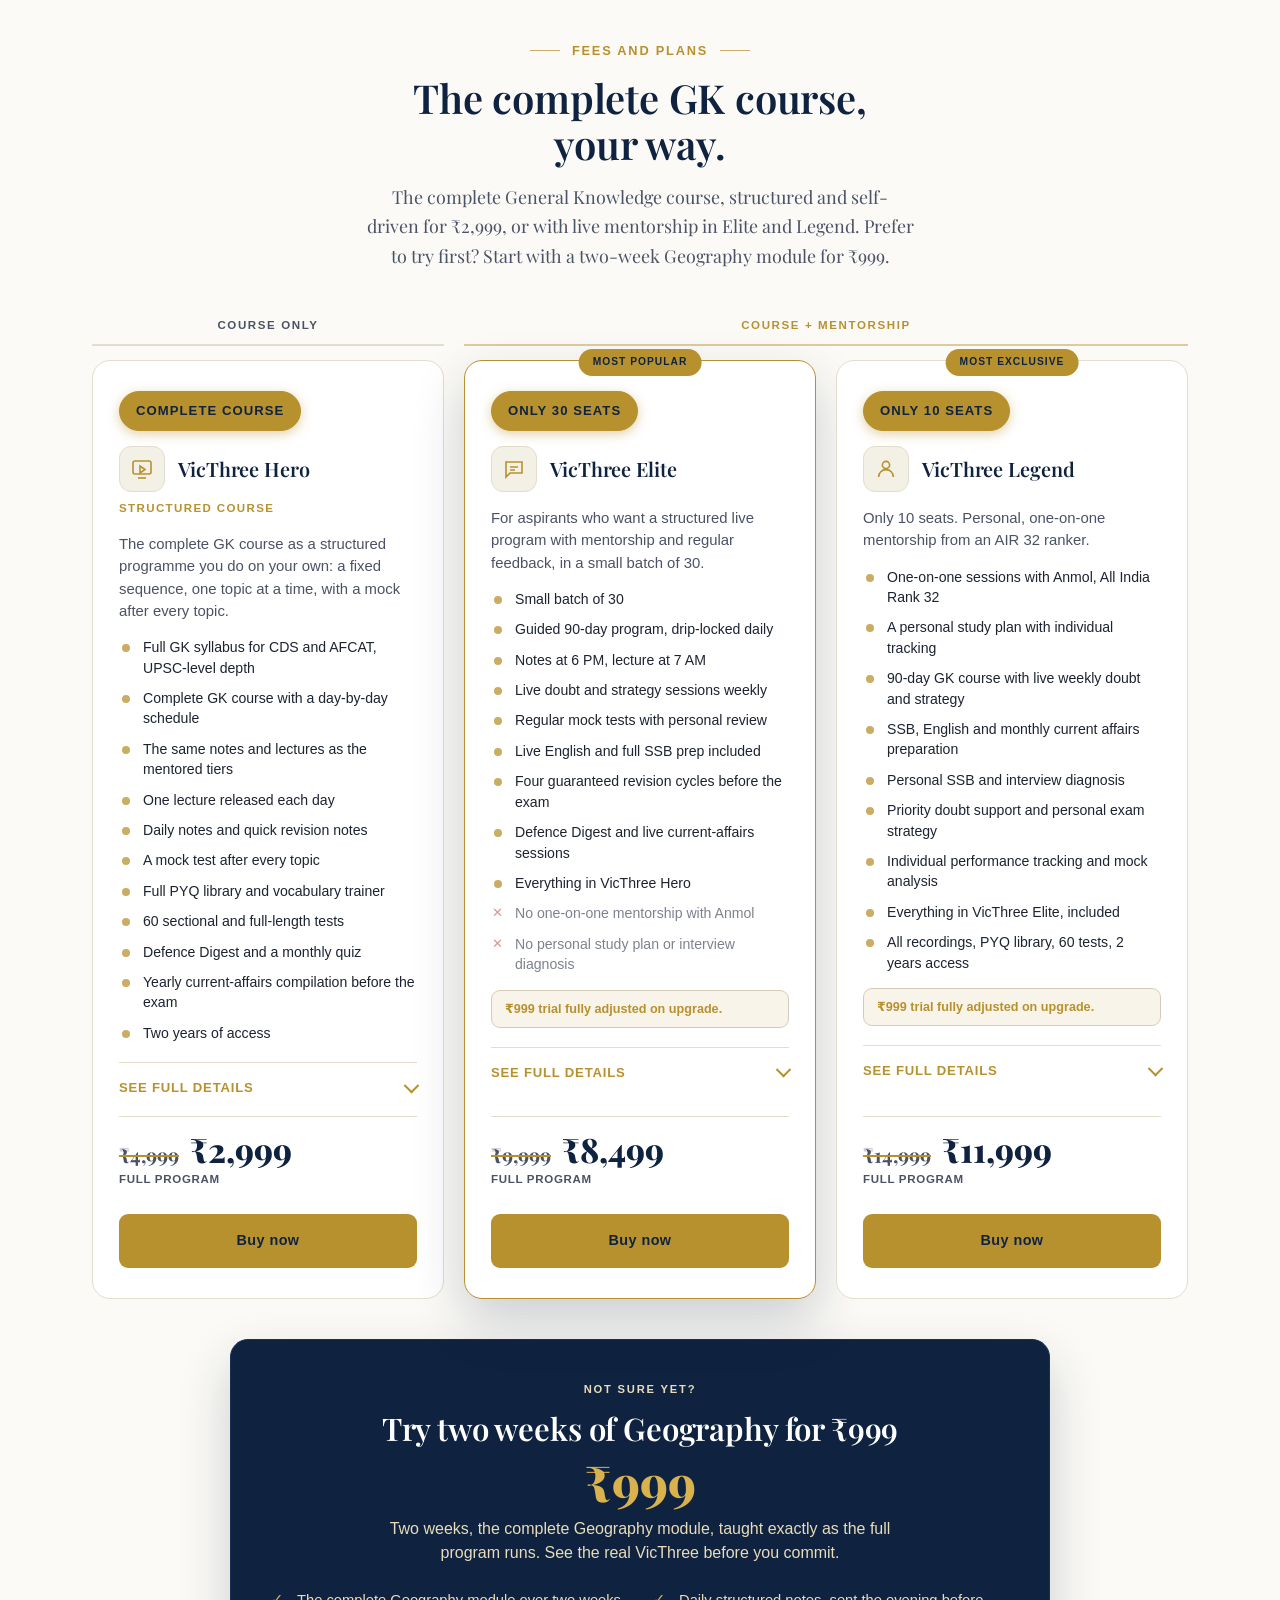
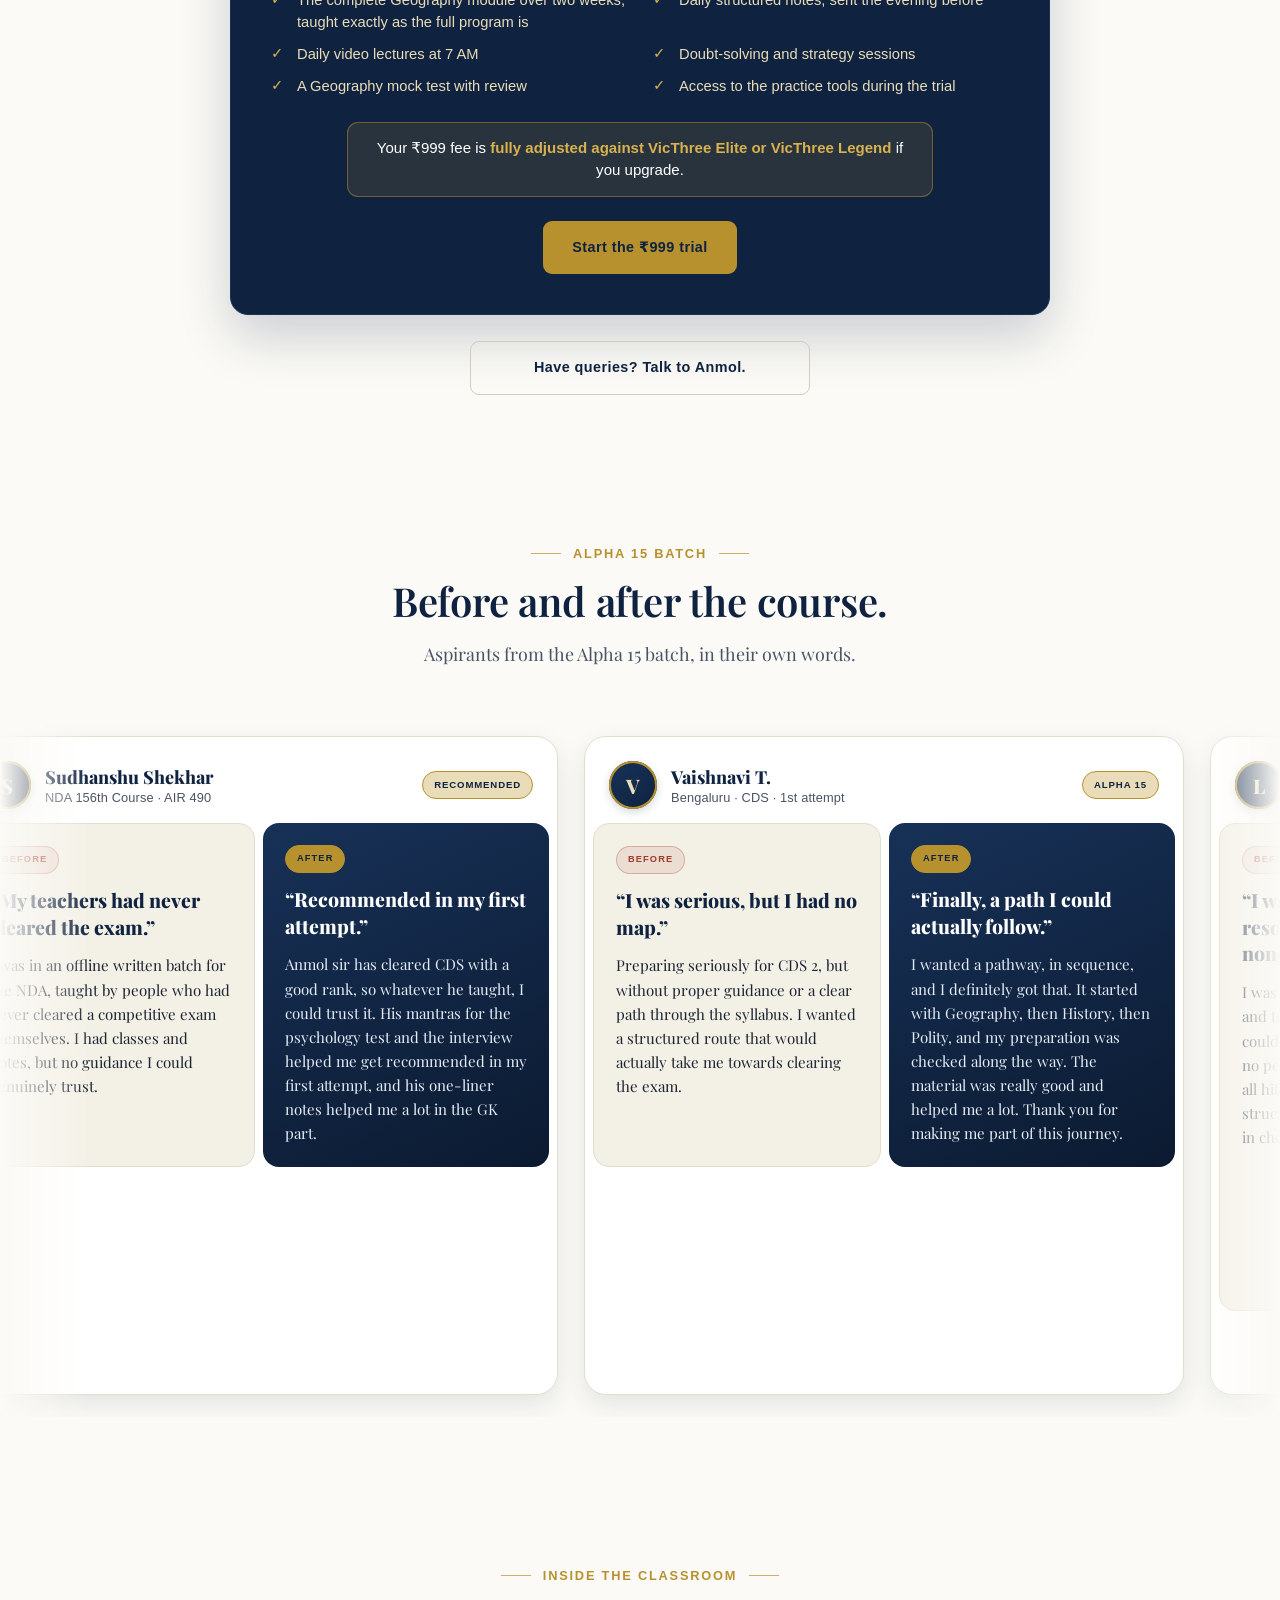
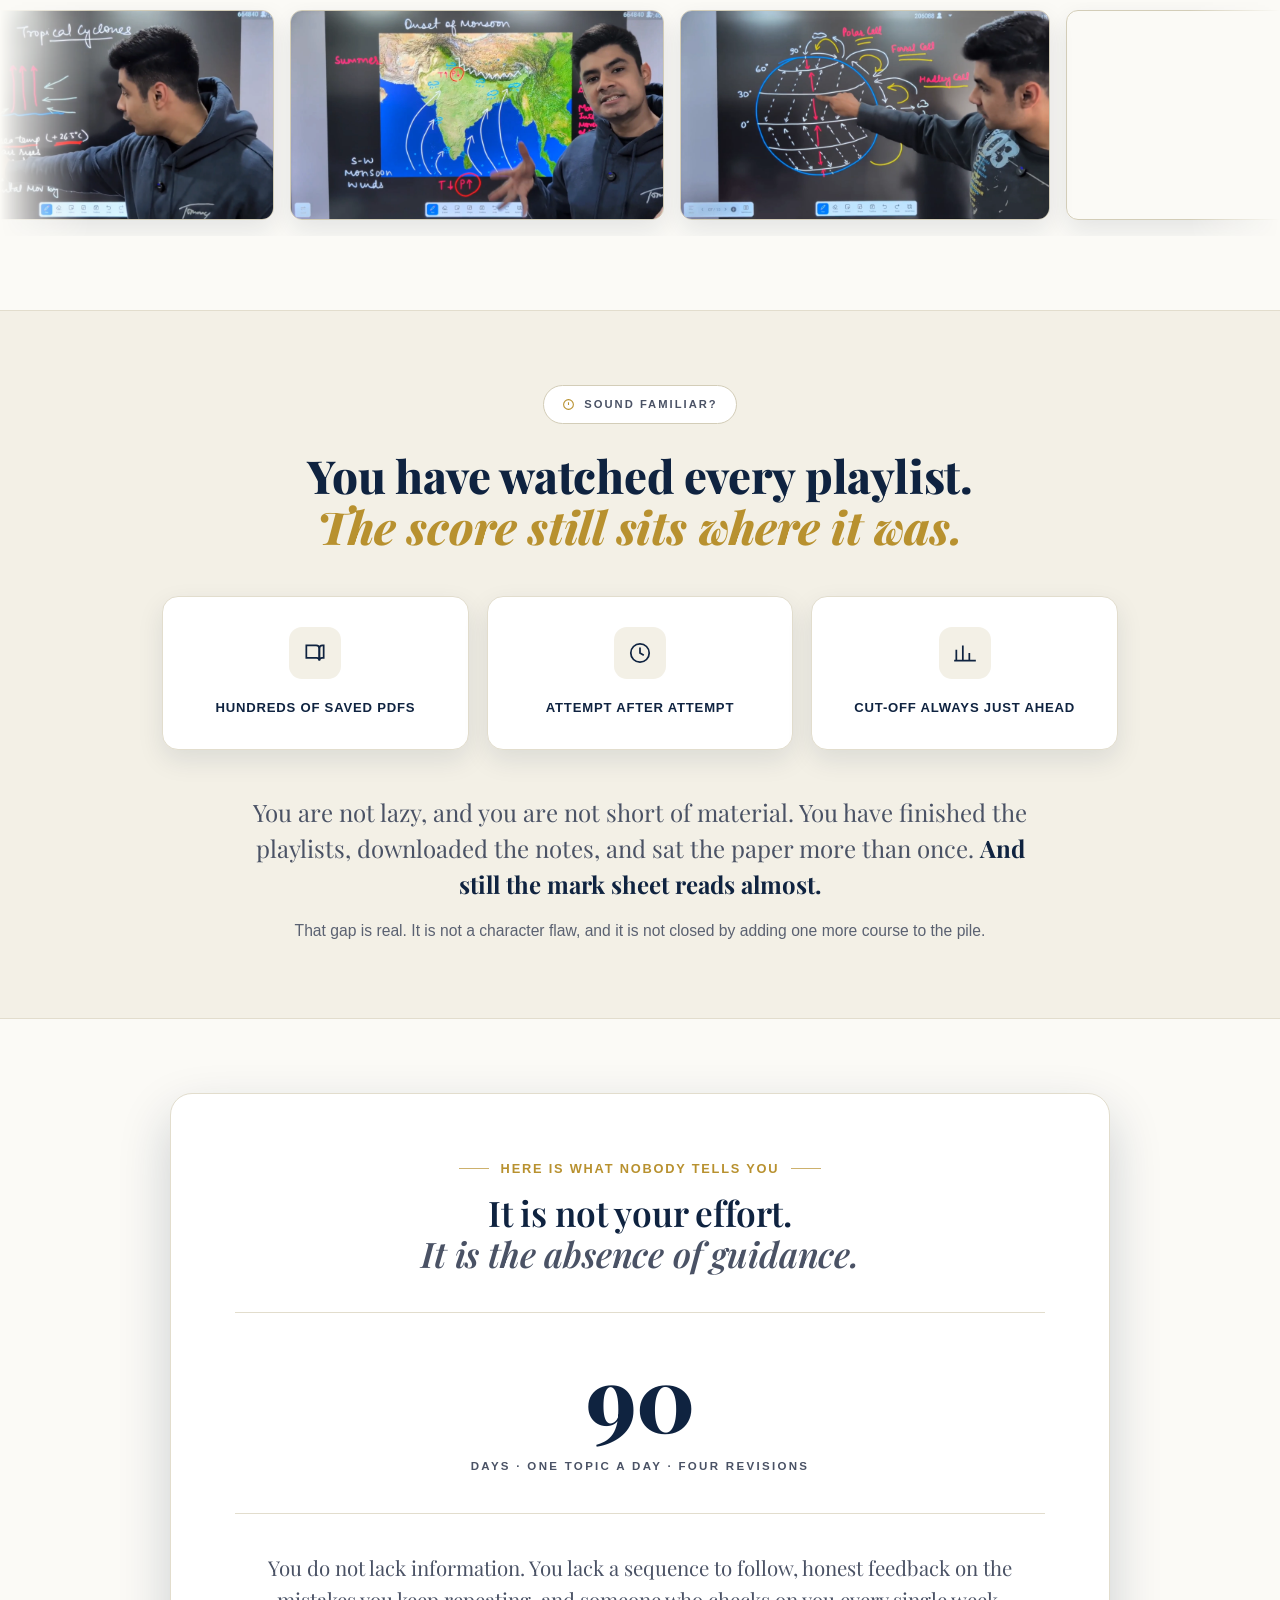
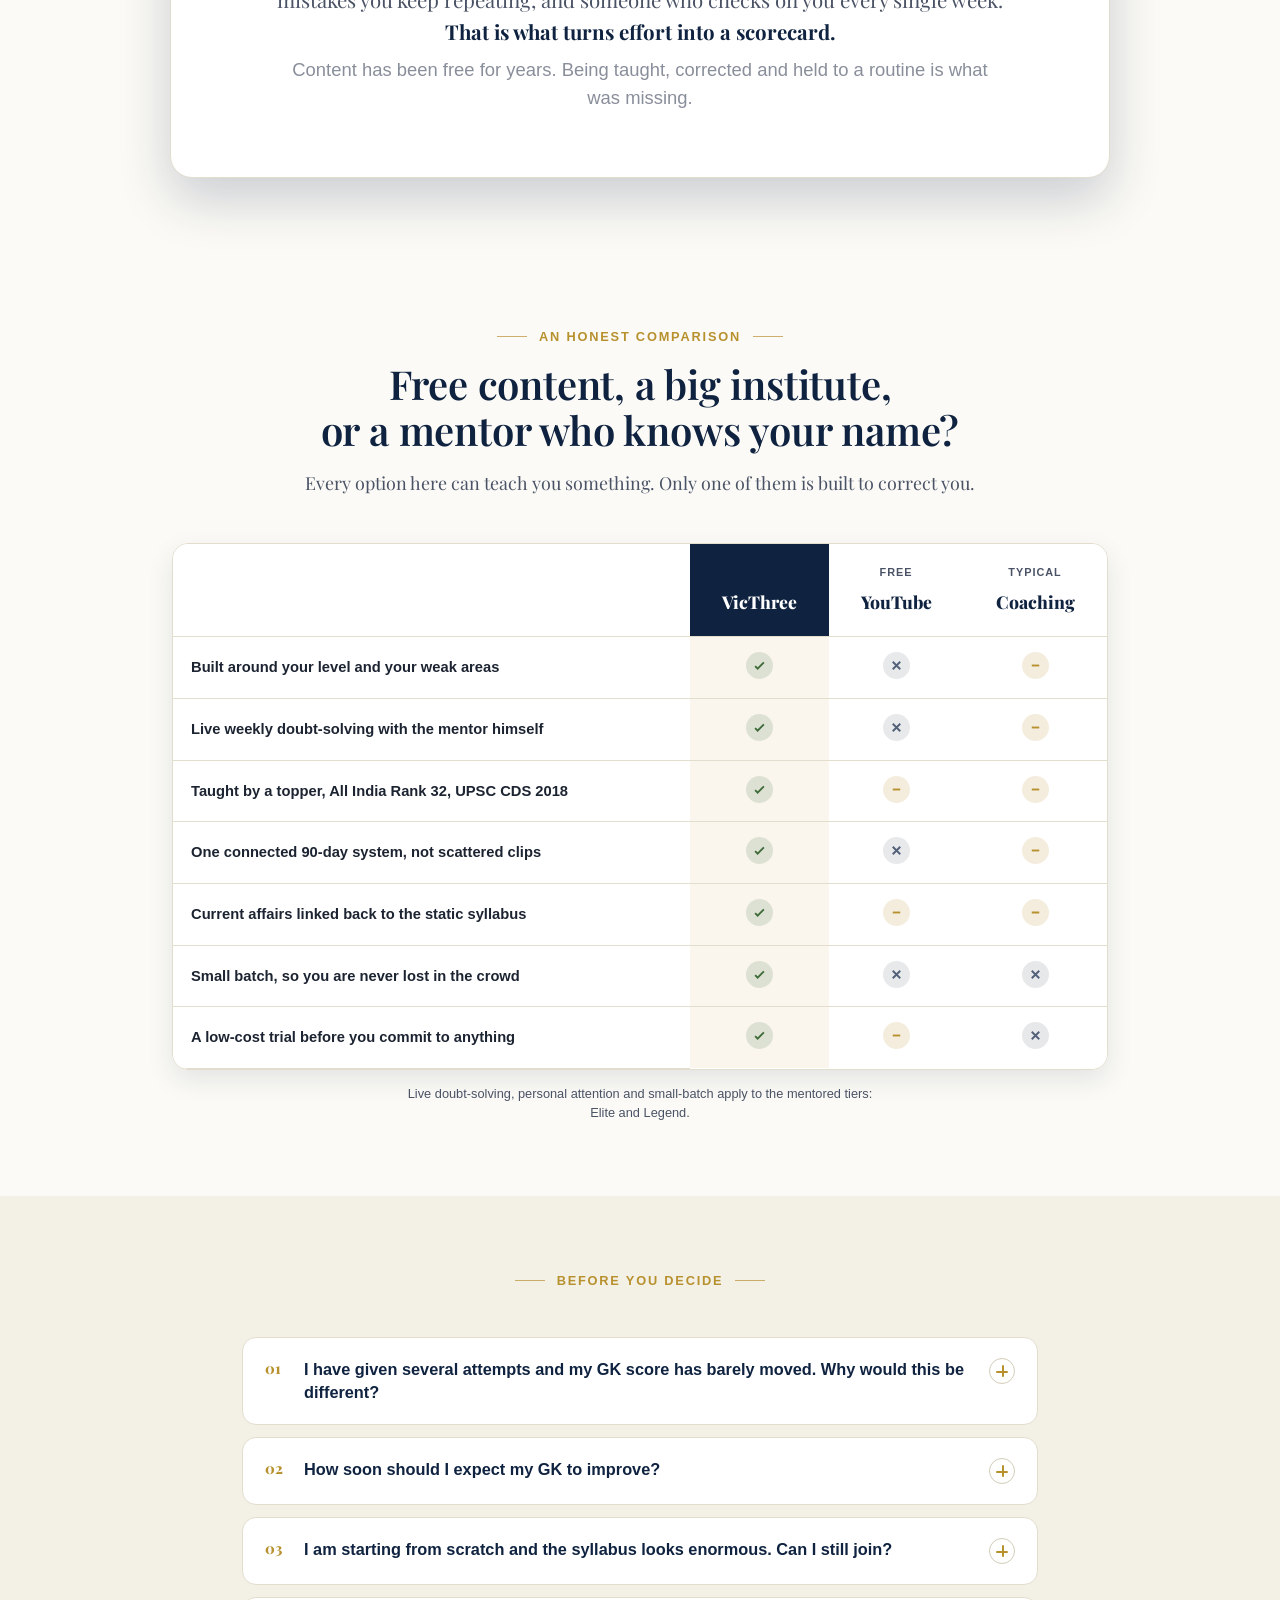
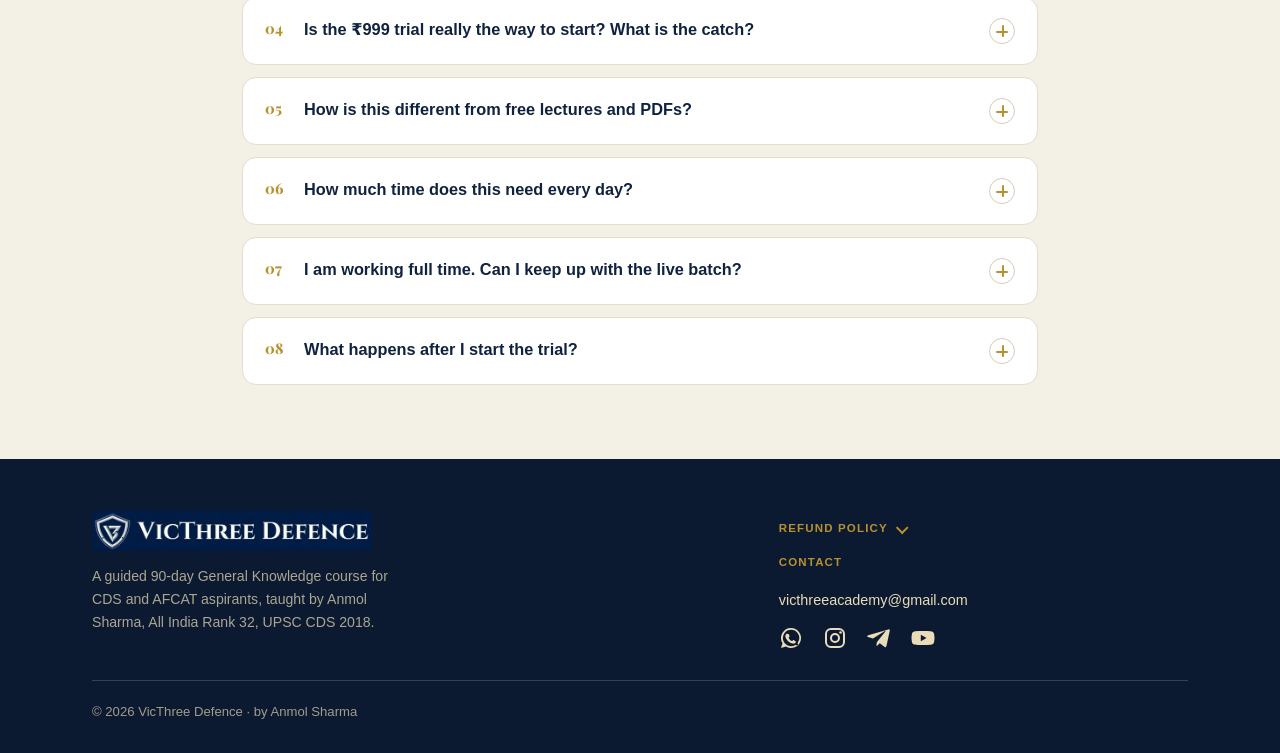
<file: gs-course.html>
<!doctype html>
<html lang="en">
<head>
<meta charset="utf-8">
<meta name="viewport" content="width=device-width,initial-scale=1">
<title>Complete GK Course for CDS &amp; AFCAT | Structured Course from &#8377;2,999 | VicThree Defence</title>
<meta name="description" content="The complete 90-day General Knowledge course for CDS and AFCAT by Anmol Sharma (AIR 32, UPSC CDS 2018). Structured and self-driven from &#8377;2,999, or with live mentorship. Try a two-week Geography module for &#8377;999.">
<link rel="canonical" href="https://victhree.github.io/victhree-defence/gs-course.html">
<link rel="icon" type="image/png" sizes="32x32" href="assets/shield-32.png?v=4">
<link rel="apple-touch-icon" href="assets/shield-180.png?v=4">
<meta name="theme-color" content="#0f2340">
<meta property="og:type" content="website">
<meta property="og:title" content="90-Day GK Course for CDS &amp; AFCAT | VicThree Defence">
<meta property="og:description" content="The complete GK course from &#8377;2,999, structured or with live mentorship. Or try a two-week Geography module for &#8377;999.">
<meta property="og:image" content="assets/banner.png?v=4">
<link rel="preconnect" href="https://fonts.googleapis.com">
<link rel="preconnect" href="https://fonts.gstatic.com" crossorigin>
<link rel="stylesheet" href="https://fonts.googleapis.com/css2?family=Playfair+Display:ital,wght@0,400;0,500;0,600;0,700;0,800;0,900;1,400;1,600;1,700&display=swap">
<link rel="stylesheet" href="assets/styles.css?v=129">

<!-- =========================================================================
     VICTHREE AD CONFIG  —  PASTE YOUR 3 VALUES BELOW, THEN DEPLOY.
     Until real values are pasted, the buttons stay inert and NO pixel fires,
     so it is safe to leave this on the live site while you gather them.
     ========================================================================= -->
<script>
window.VT = {
  // 1) Meta Pixel ID — Events Manager → your Pixel → the ~15-16 digit number
  PIXEL_ID:  "1401564481345603",
  // 2a) Razorpay Standard Checkout — paste your Cloudflare Worker URL here
  //     (the victhree-razorpay Worker). When set, the ₹999 buttons open the
  //     on-site Razorpay modal. Leave as-is to fall back to the Payment Link.
  RZP_API:   "https://victhree-razorpay.anmolxsharma.workers.dev",
  // 2b) Razorpay ₹999 Payment Link — fallback if RZP_API is not set.
  RZP_LINK:  "PASTE_RAZORPAY_LINK",
  // 3) WhatsApp number — country code + number, DIGITS ONLY, no + or spaces (e.g. 9198XXXXXXXX)
  WA_NUMBER: "918368376945",
  // Pre-filled first WhatsApp message (edit the wording freely)
  WA_MSG:    "Hi Anmol, I saw your VicThree GK course and I'd like to start / know more. My target exam is ____ and this is attempt number ____."
};
</script>

<!-- ===== Meta Pixel base code (fires only once a real PIXEL_ID is pasted) ===== -->
<script>
!function(f,b,e,v,n,t,s){if(f.fbq)return;n=f.fbq=function(){n.callMethod?
n.callMethod.apply(n,arguments):n.queue.push(arguments)};if(!f._fbq)f._fbq=n;
n.push=n;n.loaded=!0;n.version='2.0';n.queue=[];t=b.createElement(e);t.async=!0;
t.src=v;s=b.getElementsByTagName(e)[0];s.parentNode.insertBefore(t,s)}(window,
document,'script','https://connect.facebook.net/en_US/fbevents.js');
(function(){
  var id = window.VT && window.VT.PIXEL_ID;
  if (id && id.indexOf('PASTE') === -1) {
    fbq('init', id);
    fbq('track', 'PageView');
    fbq('track', 'ViewContent', {content_name:'GS Geography Trial', value:999, currency:'INR'});
  }
})();
</script>
</head>
<body class="gs-page">

<!-- ============ 1. MINIMAL NAV (logo + one action) ============ -->
<header class="nav gs-nav" id="nav">
  <div class="wrap">
    <a class="nav-brand" href="#top" aria-label="VicThree Defence GK course">
      <img src="assets/banner-nav.png?v=18" alt="VicThree Defence">
    </a>
    <a class="nav-cta" href="#trial">Try before you buy</a>
  </div>
</header>

<span id="top"></span>

<!-- ============ 2. HERO (GK course only) ============ -->
<section class="hero hero-full">
  <div class="hero-top">
    <img class="hero-banner" src="assets/banner-wordmark-navy.png?v=1" alt="VicThree Defence by Anmol Sharma">
  </div>
  <div class="wrap">
    <div class="hero-copy">
      <h1><span class="hw">Your attempts are</span> <span class="hw hb">too costly</span> <span class="hw">for trial and error.</span><span class="g">Follow the proven structure that has<br>helped aspirants secure top ranks.</span></h1>
      <div class="hero-photo-zone">
        <img class="hero-figure" src="assets/anmol-hero.jpg?v=4" alt="" aria-hidden="true" decoding="async">
        <p class="hero-sub">A complete 90-day GK course, along with English and SSB preparation, taught, tested and mentored all the way to the academy by Anmol Sharma, All India Rank 32. Built on the exact structure that helped him clear the exam and secure a top rank.</p>
      </div>
      <div class="hero-cta">
        <a class="btn primary" href="#trial"><svg class="btn-ic" viewBox="0 0 24 24" fill="none" stroke="currentColor" stroke-width="2" stroke-linecap="round" stroke-linejoin="round" aria-hidden="true"><path d="M20.6 13.4 12 22l-9-9V4h9z"/><circle cx="7.5" cy="7.5" r="1.4" fill="currentColor" stroke="none"/></svg>See course pricing</a>
        <a class="btn ghost" href="#system"><svg class="btn-ic" viewBox="0 0 24 24" fill="none" stroke="currentColor" stroke-width="2" stroke-linecap="round" stroke-linejoin="round" aria-hidden="true"><circle cx="12" cy="12" r="9"/><path d="m10 8 6 4-6 4z" fill="currentColor" stroke="none"/></svg>See how the 90 days work</a>
        <a class="btn ghost" href="#mentor" data-open-mentor><svg class="btn-ic" viewBox="0 0 24 24" fill="none" stroke="currentColor" stroke-width="2" stroke-linecap="round" stroke-linejoin="round" aria-hidden="true"><circle cx="12" cy="8" r="3.4"/><path d="M5.5 20a6.5 6.5 0 0 1 13 0"/></svg>Know your mentor</a>
      </div>
    </div>
  </div>
</section>

<!-- ============ 3. FEATURED QUOTE (strongest proof) ============ -->
<section class="vq-band" aria-label="Featured student review">
  <div class="vq-card">
    <div class="vq-photo">
      <img src="assets/reviews/sudhanshu.png?v=1" alt="Sudhanshu Shekhar" decoding="async">
    </div>
    <div class="vq-inner">
      <div class="vq-mark" aria-hidden="true">&ldquo;</div>
      <blockquote class="vq-quote">I owe a <span class="g">huge part of my success</span> to Anmol sir's guidance. His mentorship was a <span class="g">game changer</span> for me.</blockquote>
      <p class="vq-attr"><b>Sudhanshu Shekhar</b>All India Rank 490, NDA 156th Course<br>Recommended by 1 AFSB Dehradun</p>
    </div>
  </div>
</section>

<!-- ============ 4. THE 90-DAY SYSTEM + FEATURE CARDS ============ -->
<section class="course" id="system">
  <div class="wrap">
    <div class="section-head">
      <div class="overline">The daily system</div>
      <h2>Three things the exam tests.<br>Trained every single day.</h2>
      <p class="lede">CDS and AFCAT don't just test General Knowledge. They test your English, and the SSB tests who you are. So the program trains all three, daily: a GK lecture to learn, a short SSB challenge to sharpen your officer instincts, and a short English drill to build your score. Light enough to do every day. Tracked so you can see yourself improve.</p>
    </div>

    <div class="track-head track-head-gs">
      <span class="track-k">Track 1</span>
      <span class="track-tier all">All tiers</span>
      <h3>General Knowledge</h3>
      <p class="track-tag">A topic a day, taught for understanding.</p>
    </div>

    <div class="flow" aria-hidden="true">
      <span>Notes</span><span class="arw">&rarr;</span>
      <span>Lecture</span><span class="arw">&rarr;</span>
      <span>Doubts</span><span class="arw">&rarr;</span>
      <span>Test</span><span class="arw">&rarr;</span>
      <span>Revision</span>
    </div>
    <p class="flow-cap">Notes at 6 PM, lecture the next morning at 7 AM, weekly live doubt-solving with Anmol, subject-end mocks, and four guaranteed revisions before the exam.</p>

    <div class="gs-flowsteps">
      <div class="gs-fstep"><div class="fk">01 &middot; Notes</div><p>Structured notes drop at 6 PM, so you walk into tomorrow's lecture already prepared.</p></div>
      <div class="gs-fstep"><div class="fk">02 &middot; Lecture</div><p>A focused class at 7 AM the next morning. One topic, taught for understanding.</p></div>
      <div class="gs-fstep"><div class="fk">03 &middot; Doubts</div><p>A live session every week with Anmol, where your specific doubt actually gets answered.</p></div>
      <div class="gs-fstep"><div class="fk">04 &middot; Test</div><p>Mocks at the end of every subject. Basic to confirm clarity, advanced to stretch you.</p></div>
      <div class="gs-fstep"><div class="fk">05 &middot; Revision</div><p>Four guaranteed revision cycles before the exam, current affairs tied to the static syllabus.</p></div>
    </div>

    <div class="track-pair">
      <div class="track">
        <div class="track-head">
          <span class="track-k">Track 2</span>
          <span class="track-tier">Elite and Legend</span>
          <h3>Daily SSB training</h3>
          <p class="track-tag">A short SSB challenge every day. Five minutes. Tracked.</p>
        </div>
        <ul class="track-list">
          <li><b>A challenge a day:</b> a quick set each weekday, for example five Word Association words, or a handful of situation reactions. Short enough to do daily, built to sharpen your officer-like instincts rep by rep.</li>
          <li><b>One focus a week:</b> each week targets one SSB test (screening, word association, situation reaction, self-description, story-writing, group planning), so you build real depth in one area at a time, then move to the next.</li>
          <li><b>A live session each week</b> with Anmol on that week's test, so you're not just practising, you're being guided on how the board actually reads your responses.</li>
          <li><b>A weekend progress report:</b> every week you see how you're moving, what's improving and what to work on next, with the practice automatically adapting to your weak areas.</li>
        </ul>
      </div>
      <div class="track">
        <div class="track-head">
          <span class="track-k">Track 3</span>
          <span class="track-tier">Elite and Legend</span>
          <h3>Daily English training</h3>
          <p class="track-tag">Ten questions a day on the week's topic. See your score climb.</p>
        </div>
        <ul class="track-list">
          <li><b>A daily set:</b> around ten questions each weekday on that week's English topic. Quick, focused, and you see your result straight away.</li>
          <li><b>One topic a week:</b> vocabulary, grammar, comprehension and sentence structure, taken one theme at a time across the course, built around what CDS and AFCAT actually ask, and weighted toward the topics that carry the most marks.</li>
          <li><b>A live session each week</b> on that week's English theme, so the tricky areas get explained, not just practised.</li>
          <li><b>Tracked weekly,</b> so your English stops being the section that quietly costs you marks.</li>
        </ul>
      </div>
    </div>

    <p class="track-close">One lecture, one SSB challenge, one English drill a day. Short enough to keep up, serious enough to move your score, and tracked so you always know where you stand.</p>

    <p class="track-note">The daily SSB and English training and all live sessions are part of Course and Mentorship (Elite and Legend). The Structured Course covers General Knowledge as recorded self-study, without the live sessions.</p>

    <div class="course-points">
      <div class="cpoint"><div class="cn">01</div><h3>Depth without overload</h3><p>Full GK coverage taught for understanding, kept sharp to what CDS and AFCAT actually ask.</p></div>
      <div class="cpoint"><div class="cn">02</div><h3>A routine you can hold</h3><p>One topic every day and a fixed daily rhythm that replaces last-minute panic with a plan.</p></div>
      <div class="cpoint"><div class="cn">03</div><h3>Mentored, not recorded</h3><p>Live weekly doubt-solving and small batches with Anmol directly. Don't be lost in the crowd.</p></div>
    </div>

    <div class="course-cta">
      <a class="btn primary" href="#trial">See the complete course</a>
      <a class="gs-tour" href="portal-demo.html" target="_blank" rel="noopener" title="Opens an interactive demo, no login or payment">
        <svg width="18" height="18" viewBox="0 0 24 24" fill="none" stroke="currentColor" stroke-width="2" stroke-linecap="round" stroke-linejoin="round" aria-hidden="true"><rect x="2" y="3" width="20" height="14" rx="2"/><path d="M8 21h8M12 17v4"/><path d="m10.2 8 3.6 2.3-3.6 2.3z" fill="currentColor" stroke="none"/></svg>
        <span>Take the portal tour</span>
      </a>
    </div>
  </div>
</section>

<!-- ============ 5. PRICING ============ -->
<section class="plans" id="trial">
  <div class="wrap">
    <div class="section-head">
      <div class="overline">Fees and plans</div>
      <h2>The complete GK course,<br>your way.</h2>
      <p class="lede">The complete General Knowledge course, structured and self-driven for &#8377;2,999, or with live mentorship in Elite and Legend. Prefer to try first? Start with a two-week Geography module for &#8377;999.</p>
    </div>

    <div class="plan-grouprow" aria-hidden="true">
      <div class="pg-head">Course only</div>
      <div class="pg-head pg-pair">Course + mentorship</div>
    </div>

    <div class="plan-grid tiers">

      <!-- ---------- ELITE (recommended) ---------- -->
      <div class="plan featured">
        <span class="plan-flag">Most popular</span>
        <span class="plan-badge seats">Only 30 seats</span>
        <span class="pg-inline">Course + mentorship</span>
        <div class="plan-head">
          <span class="plan-ic"><svg viewBox="0 0 24 24" fill="none" stroke="currentColor" stroke-width="1.6" aria-hidden="true"><path d="M4 5h16v11H8l-4 4z"/><path d="M8 10h8M8 13h5"/></svg></span>
          <h3>VicThree Elite</h3>
        </div>
        <div class="plan-fee"><span class="fee-was">&#8377;9,999</span>&#8377;8,499<span class="fee-sub">Full program</span></div>
        <p class="plan-desc">For aspirants who want a structured live program with mentorship and regular feedback, in a small batch of 30.</p>
        <ul class="plan-feats">
          <li>Small batch of 30</li>
          <li>Guided 90-day program, drip-locked daily</li>
          <li>Notes at 6 PM, lecture at 7 AM</li>
          <li>Live doubt and strategy sessions weekly</li>
          <li>Regular mock tests with personal review</li>
          <li>Live English and full SSB prep included</li>
          <li>Four guaranteed revision cycles before the exam</li>
          <li>Defence Digest and live current-affairs sessions</li>
          <li>Everything in VicThree Hero</li>
          <li class="feat-no">No one-on-one mentorship with Anmol</li>
          <li class="feat-no">No personal study plan or interview diagnosis</li>
        </ul>
        <p class="plan-adjust">&#8377;999 trial fully adjusted on upgrade.</p>
        <details class="tier-more">
          <summary>See full details</summary>
          <div class="tm-body">
            <h4>The batch</h4>
            <ul>
              <li>A small batch of just 30 students, for genuine personal attention and accountability</li>
              <li>A guided 90-day program with a daily rhythm: notes the evening before, lecture at 7 AM, drip-locked so you never fall behind</li>
            </ul>
            <h4>Live sessions and mentorship</h4>
            <ul>
              <li>The complete GK course, with live doubt-solving and personal mentorship</li>
              <li>Live doubt-solving and strategy sessions every week</li>
              <li>Regular mock tests with structured, personal review</li>
              <li>Live English sessions, including tests and analysis</li>
            </ul>
            <h4>SSB preparation, included</h4>
            <ul>
              <li>Live SSB guidance sessions</li>
              <li>Psychology and interview preparation</li>
              <li>GTO and screening orientation</li>
              <li>Full access to the SSB platforms for detailed feedback and improvement</li>
            </ul>
            <h4>Current affairs</h4>
            <ul>
              <li>Defence Digest monthly magazines and live current affairs sessions</li>
              <li>Four guaranteed revision cycles before the exam, linking current affairs to the static syllabus</li>
            </ul>
            <h4 class="tm-inherit">Everything in VicThree Hero, included</h4>
            <ul>
              <li>All recorded lectures, daily notes and quick revision notes</li>
              <li>Full PYQ library, vocabulary trainer, 60 sectional and full-length tests</li>
              <li>Two years of access to all recordings</li>
            </ul>
          </div>
        </details>
        <a class="btn primary plan-buy" href="#" data-cta="checkout" data-product="elite" aria-label="Buy VicThree Elite">Buy now</a>
      </div>

      <!-- ---------- LEGEND ---------- -->
      <div class="plan">
        <span class="plan-flag">Most exclusive</span>
        <span class="plan-badge seats">Only 10 seats</span>
        <span class="pg-inline">Course + mentorship</span>
        <div class="plan-head">
          <span class="plan-ic"><svg viewBox="0 0 24 24" fill="none" stroke="currentColor" stroke-width="1.6" aria-hidden="true"><circle cx="12" cy="8" r="3.6"/><path d="M4.6 20a7.4 7.4 0 0 1 14.8 0"/></svg></span>
          <h3>VicThree Legend</h3>
        </div>
        <div class="plan-fee"><span class="fee-was">&#8377;14,999</span>&#8377;11,999<span class="fee-sub">Full program</span></div>
        <p class="plan-desc">Only 10 seats. Personal, one-on-one mentorship from an AIR 32 ranker.</p>
        <ul class="plan-feats">
          <li>One-on-one sessions with Anmol, All India Rank 32</li>
          <li>A personal study plan with individual tracking</li>
          <li>90-day GK course with live weekly doubt and strategy</li>
          <li>SSB, English and monthly current affairs preparation</li>
          <li>Personal SSB and interview diagnosis</li>
          <li>Priority doubt support and personal exam strategy</li>
          <li>Individual performance tracking and mock analysis</li>
          <li>Everything in VicThree Elite, included</li>
          <li>All recordings, PYQ library, 60 tests, 2 years access</li>
        </ul>
        <p class="plan-adjust">&#8377;999 trial fully adjusted on upgrade.</p>
        <details class="tier-more">
          <summary>See full details</summary>
          <div class="tm-body">
            <h4>The circle. Only 10 seats.</h4>
            <ul>
              <li>Strictly limited to 10 students, so mentorship stays genuinely personal</li>
              <li>Everything in VicThree Elite, plus a layer of individual, one-on-one guidance</li>
            </ul>
            <h4>Your personal mentorship</h4>
            <ul>
              <li>A personal study plan built around your level, weak areas and target</li>
              <li>Regular one-on-one sessions with Anmol</li>
              <li>Individual performance tracking and personal mock analysis</li>
              <li>Personal SSB and interview diagnosis, tailored to you</li>
              <li>Priority doubt support</li>
              <li>Personal exam strategy and accountability check-ins</li>
            </ul>
            <h4 class="tm-inherit">Everything in VicThree Elite, included</h4>
            <ul>
              <li>Small-batch GK course with weekly live doubt and strategy sessions</li>
              <li>Live English sessions with tests and analysis</li>
              <li>Full SSB preparation: guidance, psychology, interview, GTO and platform access</li>
              <li>Regular mock tests with structured review</li>
              <li>Defence Digest magazines and live current affairs sessions</li>
              <li>Four guaranteed revision cycles before the exam</li>
            </ul>
            <h4 class="tm-inherit">Everything in VicThree Hero, included</h4>
            <ul>
              <li>All recordings, daily notes and quick revision notes</li>
              <li>Full PYQ library, vocabulary trainer, 60 sectional and full-length tests</li>
              <li>Two years of access to all recordings</li>
            </ul>
          </div>
        </details>
        <a class="btn primary plan-buy" href="#" data-cta="checkout" data-product="legend" aria-label="Buy VicThree Legend">Buy now</a>
      </div>

      <!-- ---------- STRUCTURED COURSE (VicThree Hero) ---------- -->
      <div class="plan plan-structured">
        <span class="plan-badge seats">Complete course</span>
        <span class="pg-inline">Course only</span>
        <div class="plan-head">
          <span class="plan-ic"><svg viewBox="0 0 24 24" fill="none" stroke="currentColor" stroke-width="1.6" aria-hidden="true"><rect x="3" y="4" width="18" height="13" rx="2"/><path d="M10 9l5 3.5-5 3.5z"/><path d="M8 21h8"/></svg></span>
          <h3>VicThree Hero</h3>
        </div>
        <div class="plan-sub">Structured Course</div>
        <div class="plan-fee"><span class="fee-was">&#8377;4,999</span>&#8377;2,999<span class="fee-sub">Full program</span></div>
        <p class="plan-desc">The complete GK course as a structured programme you do on your own: a fixed sequence, one topic at a time, with a mock after every topic.</p>
        <ul class="plan-feats">
          <li>Full GK syllabus for CDS and AFCAT, UPSC-level depth</li>
          <li>Complete GK course with a day-by-day schedule</li>
          <li>The same notes and lectures as the mentored tiers</li>
          <li>One lecture released each day</li>
          <li>Daily notes and quick revision notes</li>
          <li>A mock test after every topic</li>
          <li>Full PYQ library and vocabulary trainer</li>
          <li>60 sectional and full-length tests</li>
          <li>Defence Digest and a monthly quiz</li>
          <li>Yearly current-affairs compilation before the exam</li>
          <li>Two years of access</li>
        </ul>
        <details class="tier-more">
          <summary>See full details</summary>
          <div class="tm-body">
            <h4>The course</h4>
            <ul>
              <li>The complete GK course for CDS and AFCAT, with a day-by-day schedule</li>
              <li>One lecture released each day</li>
              <li>Daily structured notes for every topic</li>
              <li>A mock test after every topic</li>
              <li>Quick revision notes for every subject, for last-minute revision</li>
            </ul>
            <h4>Practice tools and tests</h4>
            <ul>
              <li>Full access to the PYQ library</li>
              <li>Vocabulary trainer</li>
              <li>60 sectional mock tests and full-length tests</li>
            </ul>
            <h4>Current affairs</h4>
            <ul>
              <li>Defence Digest monthly magazines and a current affairs quiz every month</li>
              <li>Yearly compilation before the exam</li>
            </ul>
            <h4>Access</h4>
            <ul>
              <li>Two years of access to all recordings</li>
            </ul>
            <h4>What's not included</h4>
            <ul class="tm-no">
              <li>No live classes</li>
              <li>No weekly doubt sessions</li>
              <li>No live English or SSB sessions</li>
              <li>No personal mentorship</li>
            </ul>
          </div>
        </details>
        <a class="btn primary plan-buy" href="#" data-cta="checkout" data-product="hero" aria-label="Buy VicThree Hero">Buy now</a>
      </div>

    </div>

    <!-- ---------- secondary: the ₹999 Geography trial ---------- -->
    <div class="trial-card trial-secondary">
      <div class="tc-k">Not sure yet?</div>
      <h3>Try two weeks of Geography for &#8377;999</h3>
      <div class="tc-price">&#8377;999</div>
      <p class="tc-line">Two weeks, the complete Geography module, taught exactly as the full program runs. See the real VicThree before you commit.</p>
      <ul class="tc-feats">
        <li>The complete Geography module over two weeks, taught exactly as the full program is</li>
        <li>Daily structured notes, sent the evening before</li>
        <li>Daily video lectures at 7 AM</li>
        <li>Doubt-solving and strategy sessions</li>
        <li>A Geography mock test with review</li>
        <li>Access to the practice tools during the trial</li>
      </ul>
      <p class="tc-adjust">Your &#8377;999 fee is <b>fully adjusted against VicThree Elite or VicThree Legend</b> if you upgrade.</p>
      <a class="btn primary" href="#" data-cta="checkout">Start the &#8377;999 trial</a>
    </div>

    <div class="plans-cta">
      <a class="btn ghost dark" href="#" data-cta="whatsapp">Have queries? Talk to Anmol.</a>
    </div>

  </div>
</section>

<!-- ============ 6. REVIEWS: Before / After (Alpha 15 batch) ============ -->
<section class="reviews" id="reviews">
  <div class="wrap">
    <div class="section-head">
      <div class="overline">Alpha 15 batch</div>
      <h2>Before and after the course.</h2>
      <p class="lede">Aspirants from the Alpha 15 batch, in their own words.</p>
    </div>
  </div>
  <div class="marquee reviews-marquee" data-clone data-pxs="22" data-hoverpause aria-label="Student before and after reviews">
    <div class="marquee-track">

      <article class="ba-card">
        <div class="ba-head">
          <span class="ba-av">S</span>
          <div class="ba-id">
            <span class="ba-name">Sudhanshu Shekhar</span>
            <span class="ba-meta">NDA 156th Course &middot; AIR 490</span>
          </div>
          <span class="ba-batch">Recommended</span>
        </div>
        <div class="ba-panels">
          <div class="ba-col ba-before">
            <span class="ba-tag">Before</span>
            <p class="ba-quote">&ldquo;My teachers had never cleared the exam.&rdquo;</p>
            <p>I was in an offline written batch for the NDA, taught by people who had never cleared a competitive exam themselves. I had classes and notes, but no guidance I could genuinely trust.</p>
          </div>
          <div class="ba-col ba-after">
            <span class="ba-tag">After</span>
            <p class="ba-quote">&ldquo;Recommended in my first attempt.&rdquo;</p>
            <p>Anmol sir has cleared CDS with a good rank, so whatever he taught, I could trust it. His mantras for the psychology test and the interview helped me get recommended in my first attempt, and his one-liner notes helped me a lot in the GK part.</p>
          </div>
        </div>
      </article>

      <article class="ba-card">
        <div class="ba-head">
          <span class="ba-av">V</span>
          <div class="ba-id">
            <span class="ba-name">Vaishnavi T.</span>
            <span class="ba-meta">Bengaluru &middot; CDS &middot; 1st attempt</span>
          </div>
          <span class="ba-batch">Alpha 15</span>
        </div>
        <div class="ba-panels">
          <div class="ba-col ba-before">
            <span class="ba-tag">Before</span>
            <p class="ba-quote">&ldquo;I was serious, but I had no map.&rdquo;</p>
            <p>Preparing seriously for CDS 2, but without proper guidance or a clear path through the syllabus. I wanted a structured route that would actually take me towards clearing the exam.</p>
          </div>
          <div class="ba-col ba-after">
            <span class="ba-tag">After</span>
            <p class="ba-quote">&ldquo;Finally, a path I could actually follow.&rdquo;</p>
            <p>I wanted a pathway, in sequence, and I definitely got that. It started with Geography, then History, then Polity, and my preparation was checked along the way. The material was really good and helped me a lot. Thank you for making me part of this journey.</p>
          </div>
        </div>
      </article>

      <article class="ba-card">
        <div class="ba-head">
          <span class="ba-av">L</span>
          <div class="ba-id">
            <span class="ba-name">Lovejeet S.</span>
            <span class="ba-meta">Chandigarh &middot; CDS &middot; 3rd attempt</span>
          </div>
          <span class="ba-batch">Alpha 15</span>
        </div>
        <div class="ba-panels">
          <div class="ba-col ba-before">
            <span class="ba-tag">Before</span>
            <p class="ba-quote">&ldquo;I was chasing every resource and revising none.&rdquo;</p>
            <p>I was following too many resources and trying to cover everything, so I could never focus on revision. With no peers in this preparation, it was all hit and trial, and I needed structure and someone to keep me in check. (Scored 79 in CDS 1, 2026.)</p>
          </div>
          <div class="ba-col ba-after">
            <span class="ba-tag">After</span>
            <p class="ba-quote">&ldquo;I gave AFCAT for the first time, and cleared it.&rdquo;</p>
            <p>I used your notes and revised the topics you taught again and again, which I could not do before. You covered things no one else did, like economy data and reports such as the GII, and they actually showed up in the exam. The regular check-ins every eight or nine days made me feel someone was after me, and that helped. In mocks I stopped attempting only what I knew and started fighting every question. I gave AFCAT for the first time and cleared it.</p>
          </div>
        </div>
      </article>

      <article class="ba-card">
        <div class="ba-head">
          <span class="ba-av">A</span>
          <div class="ba-id">
            <span class="ba-name">Archeet S.</span>
            <span class="ba-meta">Bhubaneswar &middot; CDS &middot; 1st attempt</span>
          </div>
          <span class="ba-batch">Alpha 15</span>
        </div>
        <div class="ba-panels">
          <div class="ba-col ba-before">
            <span class="ba-tag">Before</span>
            <p class="ba-quote">&ldquo;My very first mock was just 85 out of 300.&rdquo;</p>
            <p>Maths was taking me too long, and my fundamentals in GK and current affairs were weak. My very first mock, taken unprepared on 8 May 2026, was just 85 out of 300 (60 English, 10 GK, 15 Maths). I wanted structure, and the confidence and motivation to clear CDS.</p>
          </div>
          <div class="ba-col ba-after">
            <span class="ba-tag">After</span>
            <p class="ba-quote">&ldquo;From 85 to 164, my mock nearly doubled.&rdquo;</p>
            <p>Instead of just uploading reels like other YouTubers, you personally walked the journey with each of us, and it always felt like a real classroom. My latest mock is 164.48, a big jump from that first 85. I finally understand Polity, History and Current Affairs, and through the GD sessions and life lessons I even found my own answer to "why should I become an officer?". I feel ready to take the next step towards the Army.</p>
          </div>
        </div>
      </article>

      <article class="ba-card">
        <div class="ba-head">
          <span class="ba-av">V</span>
          <div class="ba-id">
            <span class="ba-name">Vedika S.</span>
            <span class="ba-meta">Goa &middot; CDS &middot; 3rd attempt</span>
          </div>
          <span class="ba-batch">Alpha 15</span>
        </div>
        <div class="ba-panels">
          <div class="ba-col ba-before">
            <span class="ba-tag">Before</span>
            <p class="ba-quote">&ldquo;This may be one of my last attempts.&rdquo;</p>
            <p>This may be one of my last attempts, so I was trying my best to find the right guidance. My main problem was a lack of depth in GK, and I was hoping I could finally find that here.</p>
          </div>
          <div class="ba-col ba-after">
            <span class="ba-tag">After</span>
            <p class="ba-quote">&ldquo;Today I am nervous, but I am confident.&rdquo;</p>
            <p>The hardest part was following a timetable and staying devoted to the routine. There were times I felt tired and unmotivated, but the zeal to do better than my previous attempts kept me going. This time I understood the concepts with much more clarity and studied the subjects I used to ignore. Most importantly, I received the kind of personal guidance I wanted. Today I am nervous, but I am confident.</p>
          </div>
        </div>
      </article>

      <article class="ba-card">
        <div class="ba-head">
          <span class="ba-av">Y</span>
          <div class="ba-id">
            <span class="ba-name">Yash V.</span>
            <span class="ba-meta">Pune &middot; CDS &middot; 1st attempt</span>
          </div>
          <span class="ba-batch">Alpha 15</span>
        </div>
        <div class="ba-panels">
          <div class="ba-col ba-before">
            <span class="ba-tag">Before</span>
            <p class="ba-quote">&ldquo;My first CDS attempt, through college, exams and even malaria.&rdquo;</p>
            <p>It was my first time preparing for CDS, so I was not very consistent because of my college workload. I had my end semester exams, and in the middle of all this I got malaria.</p>
          </div>
          <div class="ba-col ba-after">
            <span class="ba-tag">After</span>
            <p class="ba-quote">&ldquo;The weekly SSB sessions were game changing for me.&rdquo;</p>
            <p>Whatever I studied, like Geography, Physics and Polity, I now understand from the basics, and that is something I really value. Around a fifth of the theoretical PYQs went beyond the notes and needed deeper understanding, so my suggestion was to add PYQ solving sessions after each subject. Apart from that everything was perfect. The weekly SSB sessions were game changing: I learned to communicate better, lead, speak confidently and present myself. When the next batch starts, I want to continue for my 2027 attempt.</p>
          </div>
        </div>
      </article>

      <article class="ba-card">
        <div class="ba-head">
          <span class="ba-av">K</span>
          <div class="ba-id">
            <span class="ba-name">Kunal G.</span>
            <span class="ba-meta">Kolkata &middot; CDS &middot; 1st attempt</span>
          </div>
          <span class="ba-batch">Alpha 15</span>
        </div>
        <div class="ba-panels">
          <div class="ba-col ba-before">
            <span class="ba-tag">Before</span>
            <p class="ba-quote">&ldquo;College and an internship left me little time for prep.&rdquo;</p>
            <p>I was juggling college and an internship, so I could not be fully dedicated to the course and my preparation kept taking a back seat.</p>
          </div>
          <div class="ba-col ba-after">
            <span class="ba-tag">After</span>
            <p class="ba-quote">&ldquo;Even with limited time, I cleared my high-weightage subjects easily.&rdquo;</p>
            <p>Your explanations and lectures are top quality and easy to learn, and the PYQ and unique material on the website are top notch. Even with limited time, I completed my high weightage subjects easily, Geography, History, Polity, Economy and Biology with PYQ, and current affairs as well. I am treating this year as practice, and I am confident I am prepared enough for GK next time.</p>
          </div>
        </div>
      </article>

      <article class="ba-card">
        <div class="ba-head">
          <span class="ba-av">S</span>
          <div class="ba-id">
            <span class="ba-name">Soham D.</span>
            <span class="ba-meta">Pune &middot; CDS &middot; 2nd attempt</span>
          </div>
          <span class="ba-batch">Alpha 15</span>
        </div>
        <div class="ba-panels">
          <div class="ba-col ba-before">
            <span class="ba-tag">Before</span>
            <p class="ba-quote">&ldquo;Every time I miss it by a few marks, and two attempts are already gone.&rdquo;</p>
            <p>I keep missing the exam by a few marks, and two of my attempts are already gone. I did not want to waste the ones I have left, so I wanted to work on my mistakes and prepare in the correct manner.</p>
          </div>
          <div class="ba-col ba-after">
            <span class="ba-tag">After</span>
            <p class="ba-quote">&ldquo;Everything was well planned and provided from your side.&rdquo;</p>
            <p>I found the course really helpful. You explained all the subjects clearly, and the quick revision notes are a great asset for revision. Everything was well planned and provided from your side. It lacked a bit from my side, but I am still going in to give my best today.</p>
          </div>
        </div>
      </article>

      <article class="ba-card">
        <div class="ba-head">
          <span class="ba-av">S</span>
          <div class="ba-id">
            <span class="ba-name">Swanand</span>
            <span class="ba-meta">Pune &middot; CDS &middot; 4th attempt</span>
          </div>
          <span class="ba-batch">Alpha 15</span>
        </div>
        <div class="ba-panels">
          <div class="ba-col ba-before">
            <span class="ba-tag">Before</span>
            <p class="ba-quote">&ldquo;I did not have a consistent plan for study.&rdquo;</p>
            <p>I did not have a consistent plan for study, and without one it was hard to stay connected to the syllabus attempt after attempt.</p>
          </div>
          <div class="ba-col ba-after">
            <span class="ba-tag">After</span>
            <p class="ba-quote">&ldquo;This time I find myself well prepared and confident.&rdquo;</p>
            <p>The Alpha batch gave me a consistent routine that kept me connected to the syllabus and studying properly. Your detailed and well researched notes gave me clarity and helped me understand the crucial interconnected questions in the paper. Overall, I find myself well prepared this time and confident about myself.</p>
          </div>
        </div>
      </article>

    </div>
  </div>
</section>

<!-- ============ 6b. TEACHING SCREENSHOTS (auto-scrolling) ============ -->
<section class="teaching" id="teaching" aria-label="Teaching screenshots">
  <div class="wrap">
    <div class="section-head teach-head">
      <div class="overline">Inside the classroom</div>
    </div>
  </div>
  <div class="marquee teach-marquee" data-clone data-pxs="42" data-hoverpause aria-label="Teaching screenshots">
    <div class="marquee-track">
      <figure class="teach-card"><img src="assets/teaching/teach-01.webp?v=1" alt="Anmol teaching tropical cyclones" loading="lazy" decoding="async"></figure>
      <figure class="teach-card"><img src="assets/teaching/teach-02.webp?v=1" alt="Anmol teaching the onset of the monsoon" loading="lazy" decoding="async"></figure>
      <figure class="teach-card"><img src="assets/teaching/teach-03.webp?v=1" alt="Anmol teaching atmospheric circulation cells" loading="lazy" decoding="async"></figure>
      <figure class="teach-card"><img src="assets/teaching/teach-04.webp?v=1" alt="Anmol teaching the Chalcolithic period" loading="lazy" decoding="async"></figure>
      <figure class="teach-card"><img src="assets/teaching/teach-05.webp?v=1" alt="Anmol teaching Indus Valley religion" loading="lazy" decoding="async"></figure>
      <figure class="teach-card"><img src="assets/teaching/teach-06.webp?v=1" alt="Anmol teaching the post-Mauryan period" loading="lazy" decoding="async"></figure>
      <figure class="teach-card"><img src="assets/teaching/teach-07.webp?v=1" alt="Anmol teaching how banks operate" loading="lazy" decoding="async"></figure>
      <figure class="teach-card"><img src="assets/teaching/teach-08.webp?v=1" alt="Anmol teaching the World Bank Group" loading="lazy" decoding="async"></figure>
      <figure class="teach-card"><img src="assets/teaching/teach-09.webp?v=1" alt="Anmol teaching the animal cell" loading="lazy" decoding="async"></figure>
      <figure class="teach-card"><img src="assets/teaching/teach-10.webp?v=1" alt="Anmol teaching the 10 percent law of energy flow" loading="lazy" decoding="async"></figure>
      <figure class="teach-card"><img src="assets/teaching/teach-11.webp?v=1" alt="Anmol teaching the greenhouse effect and global warming" loading="lazy" decoding="async"></figure>
      <figure class="teach-card"><img src="assets/teaching/teach-12.webp?v=1" alt="Anmol teaching ionic and covalent bonding" loading="lazy" decoding="async"></figure>
    </div>
  </div>
</section>

<!-- ============ 7. THE PROBLEM ============ -->
<section class="familiar" id="problem">
  <div class="wrap">
    <div class="fam-top">
      <span class="familiar-pill">
        <svg viewBox="0 0 24 24" fill="none" stroke="currentColor" stroke-width="2" aria-hidden="true"><circle cx="12" cy="12" r="9"/><path d="M12 8v5M12 16.4v.01"/></svg>
        Sound familiar?
      </span>
      <h2 class="fh">You have watched every playlist.<br><span class="ac">The score still sits where it was.</span></h2>
    </div>

    <div class="familiar-cards">
      <div class="fcard">
        <div class="fic"><svg viewBox="0 0 24 24" fill="none" stroke="currentColor" stroke-width="1.6" aria-hidden="true"><path d="M4 5h9a3 3 0 0 1 3 3v11a2.5 2.5 0 0 0-2.5-2.5H4z"/><path d="M20 5h-1a3 3 0 0 0-3 3v11a2.5 2.5 0 0 1 2.5-2.5H20z"/></svg></div>
        <div class="fl">Hundreds of saved PDFs</div>
      </div>
      <div class="fcard">
        <div class="fic"><svg viewBox="0 0 24 24" fill="none" stroke="currentColor" stroke-width="1.6" aria-hidden="true"><circle cx="12" cy="12" r="8.5"/><path d="M12 7v5l3.5 2"/></svg></div>
        <div class="fl">Attempt after attempt</div>
      </div>
      <div class="fcard">
        <div class="fic"><svg viewBox="0 0 24 24" fill="none" stroke="currentColor" stroke-width="1.6" aria-hidden="true"><path d="M4 19V9M10 19V5M16 19v-7M22 19H2"/></svg></div>
        <div class="fl">Cut-off always just ahead</div>
      </div>
    </div>

    <div class="body">
      <p class="lead">You are not lazy, and you are not short of material. You have finished the playlists, downloaded the notes, and sat the paper more than once. <b>And still the mark sheet reads almost.</b></p>
      <p class="sub">That gap is real. It is not a character flaw, and it is not closed by adding one more course to the pile.</p>
    </div>
  </div>
</section>

<!-- ============ 8. THE INSIGHT ============ -->
<section class="reframe" id="insight">
  <div class="wrap">
    <div class="card">
      <div class="overline">Here is what nobody tells you</div>
      <h2>It is not your effort.<br><span class="ac">It is the absence of guidance.</span></h2>
      <div class="rule"></div>
      <div class="stat">90</div>
      <div class="stat-cap">Days &middot; One topic a day &middot; Four revisions</div>
      <div class="rule"></div>
      <p class="rbody">You do not lack information. You lack a sequence to follow, honest feedback on the mistakes you keep repeating, and someone who checks on you every single week. <b>That is what turns effort into a scorecard.</b>
        <span class="muted">Content has been free for years. Being taught, corrected and held to a routine is what was missing.</span></p>
    </div>
  </div>
</section>

<!-- ============ 9. COMPARISON TABLE ============ -->
<section class="compare" id="compare">
  <div class="wrap">
    <div class="section-head">
      <div class="overline">An honest comparison
        <span class="swipe-hint">Swipe <svg viewBox="0 0 24 24" fill="none" stroke="currentColor" stroke-width="2.4" aria-hidden="true"><path d="M5 12h14M13 6l6 6-6 6"/></svg></span>
      </div>
      <h2>Free content, a big institute,<br>or a mentor who knows your name?</h2>
      <p class="lede">Every option here can teach you something. Only one of them is built to correct you.</p>
    </div>

    <div class="ctable-wrap" tabindex="0" role="region" aria-label="Comparison of VicThree, free YouTube content and other coaching">
      <table class="ctable">
        <thead>
          <tr>
            <th scope="col"><span class="big" aria-hidden="true">&nbsp;</span></th>
            <th scope="col" class="best"><span class="big">VicThree</span></th>
            <th scope="col">Free<span class="big">YouTube</span></th>
            <th scope="col">Typical<span class="big">Coaching</span></th>
          </tr>
        </thead>
        <tbody>
          <tr>
            <th scope="row" class="rowlabel">Built around your level and your weak areas</th>
            <td class="best"><span class="ci yes" role="img" aria-label="Yes"><svg viewBox="0 0 24 24" fill="none" stroke="currentColor" stroke-width="3" aria-hidden="true"><path d="M5 13l4 4L19 7"/></svg></span></td>
            <td><span class="ci no" role="img" aria-label="No"><svg viewBox="0 0 24 24" fill="none" stroke="currentColor" stroke-width="3" aria-hidden="true"><path d="M6 6l12 12M18 6L6 18"/></svg></span></td>
            <td><span class="ci mid" role="img" aria-label="Partly"><svg viewBox="0 0 24 24" fill="none" stroke="currentColor" stroke-width="3" aria-hidden="true"><path d="M6 12h12"/></svg></span></td>
          </tr>
          <tr>
            <th scope="row" class="rowlabel">Live weekly doubt-solving with the mentor himself</th>
            <td class="best"><span class="ci yes" role="img" aria-label="Yes"><svg viewBox="0 0 24 24" fill="none" stroke="currentColor" stroke-width="3" aria-hidden="true"><path d="M5 13l4 4L19 7"/></svg></span></td>
            <td><span class="ci no" role="img" aria-label="No"><svg viewBox="0 0 24 24" fill="none" stroke="currentColor" stroke-width="3" aria-hidden="true"><path d="M6 6l12 12M18 6L6 18"/></svg></span></td>
            <td><span class="ci mid" role="img" aria-label="Partly"><svg viewBox="0 0 24 24" fill="none" stroke="currentColor" stroke-width="3" aria-hidden="true"><path d="M6 12h12"/></svg></span></td>
          </tr>
          <tr>
            <th scope="row" class="rowlabel">Taught by a topper, All India Rank 32, UPSC CDS 2018</th>
            <td class="best"><span class="ci yes" role="img" aria-label="Yes"><svg viewBox="0 0 24 24" fill="none" stroke="currentColor" stroke-width="3" aria-hidden="true"><path d="M5 13l4 4L19 7"/></svg></span></td>
            <td><span class="ci mid" role="img" aria-label="Sometimes"><svg viewBox="0 0 24 24" fill="none" stroke="currentColor" stroke-width="3" aria-hidden="true"><path d="M6 12h12"/></svg></span></td>
            <td><span class="ci mid" role="img" aria-label="Sometimes"><svg viewBox="0 0 24 24" fill="none" stroke="currentColor" stroke-width="3" aria-hidden="true"><path d="M6 12h12"/></svg></span></td>
          </tr>
          <tr>
            <th scope="row" class="rowlabel">One connected 90-day system, not scattered clips</th>
            <td class="best"><span class="ci yes" role="img" aria-label="Yes"><svg viewBox="0 0 24 24" fill="none" stroke="currentColor" stroke-width="3" aria-hidden="true"><path d="M5 13l4 4L19 7"/></svg></span></td>
            <td><span class="ci no" role="img" aria-label="No"><svg viewBox="0 0 24 24" fill="none" stroke="currentColor" stroke-width="3" aria-hidden="true"><path d="M6 6l12 12M18 6L6 18"/></svg></span></td>
            <td><span class="ci mid" role="img" aria-label="Partly"><svg viewBox="0 0 24 24" fill="none" stroke="currentColor" stroke-width="3" aria-hidden="true"><path d="M6 12h12"/></svg></span></td>
          </tr>
          <tr>
            <th scope="row" class="rowlabel">Current affairs linked back to the static syllabus</th>
            <td class="best"><span class="ci yes" role="img" aria-label="Yes"><svg viewBox="0 0 24 24" fill="none" stroke="currentColor" stroke-width="3" aria-hidden="true"><path d="M5 13l4 4L19 7"/></svg></span></td>
            <td><span class="ci mid" role="img" aria-label="Sometimes"><svg viewBox="0 0 24 24" fill="none" stroke="currentColor" stroke-width="3" aria-hidden="true"><path d="M6 12h12"/></svg></span></td>
            <td><span class="ci mid" role="img" aria-label="Sometimes"><svg viewBox="0 0 24 24" fill="none" stroke="currentColor" stroke-width="3" aria-hidden="true"><path d="M6 12h12"/></svg></span></td>
          </tr>
          <tr>
            <th scope="row" class="rowlabel">Small batch, so you are never lost in the crowd</th>
            <td class="best"><span class="ci yes" role="img" aria-label="Yes"><svg viewBox="0 0 24 24" fill="none" stroke="currentColor" stroke-width="3" aria-hidden="true"><path d="M5 13l4 4L19 7"/></svg></span></td>
            <td><span class="ci no" role="img" aria-label="No"><svg viewBox="0 0 24 24" fill="none" stroke="currentColor" stroke-width="3" aria-hidden="true"><path d="M6 6l12 12M18 6L6 18"/></svg></span></td>
            <td><span class="ci no" role="img" aria-label="No"><svg viewBox="0 0 24 24" fill="none" stroke="currentColor" stroke-width="3" aria-hidden="true"><path d="M6 6l12 12M18 6L6 18"/></svg></span></td>
          </tr>
          <tr>
            <th scope="row" class="rowlabel">A low-cost trial before you commit to anything</th>
            <td class="best"><span class="ci yes" role="img" aria-label="Yes"><svg viewBox="0 0 24 24" fill="none" stroke="currentColor" stroke-width="3" aria-hidden="true"><path d="M5 13l4 4L19 7"/></svg></span></td>
            <td><span class="ci mid" role="img" aria-label="Free, but there is no course to commit to"><svg viewBox="0 0 24 24" fill="none" stroke="currentColor" stroke-width="3" aria-hidden="true"><path d="M6 12h12"/></svg></span></td>
            <td><span class="ci no" role="img" aria-label="No"><svg viewBox="0 0 24 24" fill="none" stroke="currentColor" stroke-width="3" aria-hidden="true"><path d="M6 6l12 12M18 6L6 18"/></svg></span></td>
          </tr>
        </tbody>
      </table>
    </div>
    <p class="ctable-note">Live doubt-solving, personal attention and small-batch apply to the mentored tiers: Elite and Legend.</p>
  </div>
</section>

<!-- ============ 10. OBJECTION-HANDLING FAQ ============ -->
<section class="faq" id="faq">
  <div class="wrap">
    <div class="section-head">
      <div class="overline">Before you decide</div>
    </div>
    <div class="faq-list">

      <details class="faq-item">
        <summary><span class="qn">01</span><span class="qt">I have given several attempts and my GK score has barely moved. Why would this be different?</span><span class="plus" aria-hidden="true"></span></summary>
        <div class="faq-a">Because a stuck score is usually a feedback problem, not a knowledge problem. Nobody has told you which specific mistakes you keep repeating. Here your subject-end tests are reviewed, your doubts are answered live every week, and the syllabus moves in a fixed sequence instead of wherever your motivation takes you that day. We cannot promise a result. We can promise you will know exactly where you stand and why.</div>
      </details>

      <details class="faq-item">
        <summary><span class="qn">02</span><span class="qt">How soon should I expect my GK to improve?</span><span class="plus" aria-hidden="true"></span></summary>
        <div class="faq-a">You should feel the difference in your routine inside the first week, because there is finally a fixed rhythm to follow. Scores are slower, and we will be honest about that. The first real signal is your subject-end mock, and the clearest signal comes after the revision cycles. Anyone promising a jump in a fortnight is selling you something.</div>
      </details>

      <details class="faq-item">
        <summary><span class="qn">03</span><span class="qt">I am starting from scratch and the syllabus looks enormous. Can I still join?</span><span class="plus" aria-hidden="true"></span></summary>
        <div class="faq-a">Yes, and starting fresh is often easier than unlearning a scattered preparation. The course moves one topic a day, in order, so you are never asked to hold the whole syllabus in your head. You only ever have to do today's topic. Ninety of those, and the syllabus is behind you.</div>
      </details>

      <details class="faq-item">
        <summary><span class="qn">04</span><span class="qt">Is the &#8377;999 trial really the way to start? What is the catch?</span><span class="plus" aria-hidden="true"></span></summary>
        <div class="faq-a">There is no catch. Two weeks of Geography for &#8377;999, with the full system running exactly as it does for enrolled students: the notes, the lectures, the doubt session, the test. It is priced low rather than free because a free trial fills up with browsers, and this one is meant for people who intend to work. If it is not for you, you simply do not continue.</div>
      </details>

      <details class="faq-item">
        <summary><span class="qn">05</span><span class="qt">How is this different from free lectures and PDFs?</span><span class="plus" aria-hidden="true"></span></summary>
        <div class="faq-a">Free content hands you information and walks away. It cannot tell you what you got wrong, answer the doubt you have this week, or hold you to a routine when you slip. This course is taught, tested and mentored, so you are guided rather than merely supplied. That is the whole difference, and it is the difference that shows up in a score.</div>
      </details>


      <details class="faq-item">
        <summary><span class="qn">06</span><span class="qt">How much time does this need every day?</span><span class="plus" aria-hidden="true"></span></summary>
        <div class="faq-a">Plan for roughly two hours on a normal weekday: the notes the previous evening, the lecture in the morning, and a short revision of what you covered. Test days and the pre-exam revision block ask for more. The point is not to study longer than you already do. It is to make the hours you already spend land somewhere.</div>
      </details>

      <details class="faq-item">
        <summary><span class="qn">07</span><span class="qt">I am working full time. Can I keep up with the live batch?</span><span class="plus" aria-hidden="true"></span></summary>
        <div class="faq-a">Many working aspirants manage it, because the live load is early and predictable: notes the previous evening, lecture at 7 AM. If attending live is the problem, the honest alternative is the Structured Course: the same lectures, notes and mocks as recordings, with nothing to attend live. It still releases one topic a day and has no mentorship. It is structure without the live sessions. Take the &#8377;999 trial first and see which one your week can actually hold.</div>
      </details>
      <details class="faq-item">
        <summary><span class="qn">08</span><span class="qt">What happens after I start the trial?</span><span class="plus" aria-hidden="true"></span></summary>
        <div class="faq-a">As soon as your &#8377;999 is confirmed, Anmol messages you personally on WhatsApp with your access and the schedule for the two weeks. The lectures and structured notes are delivered through your VicThree student login, the notes arrive the evening before each class, and the live doubt-solving session is shared with your batch. You are never left to work out the logistics on your own.</div>
      </details>


    </div>
  </div>
</section>

<!-- ============ 11. MINIMAL FOOTER ============ -->
<footer class="site-foot gs-foot" id="enrol">
  <div class="wrap">
    <div class="foot-grid">
      <div class="foot-brand">
        <img class="foot-banner" src="assets/banner-nav.png?v=18" alt="VicThree Defence" loading="lazy">
        <p>A guided 90-day General Knowledge course for CDS and AFCAT aspirants, taught by Anmol Sharma, All India Rank 32, UPSC CDS 2018.</p>
      </div>
      <div class="foot-col">
        <details class="foot-refund">
          <summary>Refund policy</summary>
          <div class="foot-refund-body">
            <p>The &#8377;999 Geography trial is designed to remove the risk before you commit. Over two weeks you experience the complete Geography module, taught exactly as the full program runs, so you know precisely what you are enrolling in before you pay for it.</p>
            <p>For this reason, all fees are non-refundable. The &#8377;999 trial fee is fully adjusted against VicThree Elite or VicThree Legend when you upgrade, so it is not lost if you continue. Course fees, once enrolled, are non-refundable, as you will have already experienced the teaching through the trial and chosen to continue.</p>
            <p>If the trial tells you this is not the right fit, you simply do not continue.</p>
          </div>
        </details>
        <h4>Contact</h4>
        <a class="foot-mail" href="mailto:victhreeacademy@gmail.com">victhreeacademy@gmail.com</a>
        <nav class="socials foot-socials" aria-label="VicThree Defence channels">
          <a href="https://wa.me/918368376945" target="_blank" rel="noopener" title="WhatsApp" aria-label="WhatsApp"><svg viewBox="0 0 24 24" width="24" height="24" fill="currentColor" aria-hidden="true"><path d="M12 2a10 10 0 0 0-8.5 15.2L2 22l4.9-1.4A10 10 0 1 0 12 2zm0 1.8a8.2 8.2 0 0 1 6.9 12.7l-.3.4.8 2.9-3-.8-.4.2A8.2 8.2 0 1 1 12 3.8zm-4 3.9c-.2 0-.5.1-.7.4-.2.3-.9.9-.9 2.2s.9 2.5 1 2.7c.1.2 1.8 2.9 4.4 4 .6.3 1.1.4 1.5.5.6.2 1.2.2 1.6.1.5-.1 1.5-.6 1.7-1.2.2-.6.2-1.1.1-1.2l-.5-.3-1.7-.8c-.2-.1-.4-.1-.6.1l-.6.8c-.1.2-.3.2-.5.1-.7-.3-1.5-.6-2.1-1.5-.5-.6-.9-1.4-1-1.6-.1-.2 0-.4.1-.5l.4-.5.3-.5c.1-.2 0-.3 0-.5l-.7-1.7c-.2-.4-.4-.4-.6-.4z"/></svg></a>
          <a href="https://www.instagram.com/victhreedefence" target="_blank" rel="noopener" title="Instagram" aria-label="Instagram"><svg viewBox="0 0 24 24" width="24" height="24" fill="none" stroke="currentColor" stroke-width="2" aria-hidden="true"><rect x="3" y="3" width="18" height="18" rx="5"/><circle cx="12" cy="12" r="4"/><circle cx="17.5" cy="6.5" r="1.3" fill="currentColor" stroke="none"/></svg></a>
          <a href="https://t.me/anmolxsharma" target="_blank" rel="noopener" title="Telegram" aria-label="Telegram"><svg viewBox="0 0 24 24" width="24" height="24" fill="currentColor" aria-hidden="true"><path d="M9.8 16.2l-.35 3.9c.5 0 .72-.22.98-.48l2.36-2.26 4.9 3.58c.9.5 1.54.24 1.78-.83l3.23-15.13c.32-1.34-.48-1.86-1.35-1.54L1.15 9.3C-.16 9.82-.14 10.56.93 10.9l5.02 1.56L17.9 5.1c.55-.36 1.05-.16.64.2L9.8 16.2z"/></svg></a>
          <a href="https://youtube.com/@victhreedefence" target="_blank" rel="noopener" title="YouTube" aria-label="YouTube"><svg viewBox="0 0 24 24" width="24" height="24" fill="currentColor" aria-hidden="true"><path d="M23 7.5a3 3 0 0 0-2.1-2.1C19 4.9 12 4.9 12 4.9s-7 0-8.9.5A3 3 0 0 0 1 7.5 31 31 0 0 0 .5 12 31 31 0 0 0 1 16.5a3 3 0 0 0 2.1 2.1c1.9.5 8.9.5 8.9.5s7 0 8.9-.5A3 3 0 0 0 23 16.5 31 31 0 0 0 23.5 12 31 31 0 0 0 23 7.5zM9.8 15.3V8.7l5.7 3.3-5.7 3.3z"/></svg></a>
        </nav>
      </div>
    </div>
    <div class="foot-bottom">
      <span>&copy; <span id="yr">2026</span> VicThree Defence &middot; by Anmol Sharma</span>
    </div>
  </div>
</footer>

<!-- ============ KNOW YOUR MENTOR (frosted popup) ============ -->
<div class="mentor-modal" id="mentorModal" role="dialog" aria-modal="true" aria-labelledby="mentorTitle" hidden>
  <div class="mentor-overlay" data-mentor-close></div>
  <div class="mentor-dialog" role="document">
    <button class="mentor-close" type="button" aria-label="Close" data-mentor-close>&times;</button>
    <div class="mentor-head">
      <span class="overline">Meet your mentor</span>
      <h3 id="mentorTitle">About Anmol Sharma</h3>
    </div>
    <ul class="mentor-creds">
      <li>Secured <b>All India Rank 32 in UPSC CDS 2018</b>.</li>
      <li>Recommended by <b>14 SSB, Allahabad</b>.</li>
      <li><b>CUET topper</b> and <b>UGC-NET qualified</b>.</li>
      <li>Over <b>10 years of UPSC experience</b>, spanning multiple examinations and stages, including the <b>Civil Services Interview</b>.</li>
      <li>Academic background in <b>History Honours</b> and a <b>Master's in History</b> from the University of Delhi.</li>
    </ul>
    <div class="mentor-prose">
      <p>Having spent years preparing for competitive examinations, clearing stages, facing setbacks and mentoring aspirants for Civil Services and Defence examinations, I understand the journey from a student's perspective. I know the challenges of navigating an extensive syllabus, managing uncertainty and staying consistent through repeated attempts.</p>
      <p>At VicThree, my focus is on clear concepts, structured preparation and effective learning without overwhelming students. I believe preparation should leave room for breaks, personal well-being and mental health. Sometimes students need another lecture, sometimes a simpler explanation, and sometimes simply the space to recharge.</p>
      <p>My aim is to provide the guidance and structure that helped me navigate some of the toughest competitive examinations in India, and to use that experience to help students succeed.</p>
    </div>
    <p class="mentor-tagline">Learn with clarity. Prepare with purpose. Trust the process.</p>
  </div>
</div>

<script src="assets/main.js?v=11"></script>

<!-- Razorpay Standard Checkout (only used once RZP_API is set) -->
<script src="https://checkout.razorpay.com/v1/checkout.js"></script>

<!-- ===== VicThree CTA wiring: point buttons at Razorpay / WhatsApp + fire Lead ===== -->
<script>
(function(){
  var VT = window.VT || {};
  var pixelReady = VT.PIXEL_ID && VT.PIXEL_ID.indexOf('PASTE') === -1;
  var haveAPI = VT.RZP_API  && VT.RZP_API.indexOf('PASTE')  === -1;
  var haveRZP = VT.RZP_LINK && VT.RZP_LINK.indexOf('PASTE') === -1;
  var haveWA  = VT.WA_NUMBER && VT.WA_NUMBER.indexOf('PASTE') === -1;
  var waURL = haveWA
    ? 'https://wa.me/' + VT.WA_NUMBER.replace(/\D/g,'') + '?text=' + encodeURIComponent(VT.WA_MSG || '')
    : null;
  var TELEGRAM = 'https://t.me/anmolxsharma';
  var API = haveAPI ? VT.RZP_API.replace(/\/+$/,'') : null;

  function fireLead(method){
    if (pixelReady && window.fbq) {
      fbq('track','Lead',{content_name:'GS Geography Trial', method:method, value:999, currency:'INR'});
    }
  }

  // Standard Checkout flow: create order on the Worker, open the Razorpay
  // modal, verify the signature on the Worker, then land on thank-you.html
  // (which fires the Purchase pixel) only after a verified payment.
  // A buy button opens the details step first; once we have name/email/phone we
  // create the order (storing them as notes) and open the Razorpay modal.
  function startCheckout(product){ collectDetails(product || 'trial'); }

  function doCheckout(product, buyer){
    fireLead('checkout');
    fetch(API + '/create-order', {
      method: 'POST',
      headers: { 'Content-Type': 'application/json' },
      body: JSON.stringify({ product: product || 'trial', name: buyer.name, email: buyer.email, contact: buyer.contact })
    })
    .then(function(r){ if(!r.ok) throw new Error('order'); return r.json(); })
    .then(function(o){
      var pf = o.prefill || {};
      var rzp = new Razorpay({
        key: o.key_id,
        order_id: o.order_id,
        amount: o.amount,
        currency: o.currency,
        name: 'VicThree Defence',
        description: o.description || 'VicThree Defence',
        image: 'https://victhreedefence.com/assets/shield-512.png',
        theme: { color: '#0f2340' },
        prefill: { name: pf.name || buyer.name, email: pf.email || buyer.email, contact: pf.contact || buyer.contact },
        handler: function(resp){
          fetch(API + '/verify-payment', {
            method: 'POST',
            headers: { 'Content-Type': 'application/json' },
            body: JSON.stringify(resp)
          })
          .then(function(v){ return v.json(); })
          .then(function(v){
            if (v && v.verified) {
              location.href = 'thank-you.html?razorpay_payment_id=' + encodeURIComponent(resp.razorpay_payment_id) +
                              '&razorpay_order_id='   + encodeURIComponent(resp.razorpay_order_id) +
                              '&razorpay_signature='  + encodeURIComponent(resp.razorpay_signature) +
                              '&email=' + encodeURIComponent(buyer.email) +
                              '&product=' + encodeURIComponent(product || 'trial') +
                              '&amt=' + encodeURIComponent((o.amount || 0) / 100);
            } else {
              alert('We received your payment but could not verify it automatically. If money was deducted, please message us on WhatsApp and we will confirm your access right away.');
            }
          })
          .catch(function(){
            alert('Payment went through but the confirmation call failed. Please message us on WhatsApp and we will sort it out immediately.');
          });
        },
        modal: { ondismiss: function(){ /* user closed the modal — do nothing */ } }
      });
      rzp.on('payment.failed', function(e){
        var msg = (e && e.error && e.error.description) ? e.error.description : 'Please try again.';
        alert('Payment failed: ' + msg);
      });
      rzp.open();
    })
    .catch(function(){
      // Order could not be created — fall back so the button is never dead.
      window.open(haveRZP ? VT.RZP_LINK : (waURL || TELEGRAM), '_blank', 'noopener');
    });
  }

  // --- Buyer details modal (name / email / phone), collected before payment ---
  var _vtd = null;
  function collectDetails(product){
    if (!_vtd) _vtd = buildDetailsModal();
    _vtd.querySelector('.vtd-err').textContent = '';
    _vtd.setAttribute('data-product', product);
    _vtd.hidden = false;
    document.body.style.overflow = 'hidden';
    setTimeout(function(){ var n = _vtd.querySelector('#vtd-name'); if (n) n.focus(); }, 30);
  }

  function buildDetailsModal(){
    var wrap = document.createElement('div');
    wrap.className = 'vtd-overlay'; wrap.hidden = true;
    wrap.innerHTML =
      '<div class="vtd-card" role="dialog" aria-modal="true" aria-labelledby="vtd-h">' +
        '<button type="button" class="vtd-x" aria-label="Close">&times;</button>' +
        '<h3 id="vtd-h">Your details</h3>' +
        '<p class="vtd-sub">We use these to set up your portal access. You will log in with this email.</p>' +
        '<label for="vtd-name">Full name</label><input id="vtd-name" type="text" autocomplete="name" placeholder="Your full name">' +
        '<label for="vtd-email">Email</label><input id="vtd-email" type="email" autocomplete="email" placeholder="you@email.com">' +
        '<label for="vtd-phone">Mobile</label><input id="vtd-phone" type="tel" inputmode="numeric" autocomplete="tel" placeholder="10-digit mobile">' +
        '<p class="vtd-err" role="alert"></p>' +
        '<button type="button" class="vtd-go">Proceed to payment</button>' +
      '</div>';
    var style = document.createElement('style');
    style.textContent =
      '.vtd-overlay{position:fixed;inset:0;background:rgba(10,20,40,.6);display:flex;align-items:center;justify-content:center;z-index:99999;padding:16px}' +
      '.vtd-overlay[hidden]{display:none}' +
      '.vtd-card{background:#fff;border-radius:16px;max-width:380px;width:100%;padding:24px;box-shadow:0 20px 60px rgba(0,0,0,.3);position:relative;font-family:inherit}' +
      '.vtd-card h3{margin:0 0 4px;font-size:1.3rem;color:#0f2340}' +
      '.vtd-sub{margin:0 0 14px;font-size:.85rem;color:#5a6a82;line-height:1.4}' +
      '.vtd-card label{display:block;font-size:.8rem;font-weight:600;color:#33435c;margin:10px 0 4px}' +
      '.vtd-card input{width:100%;box-sizing:border-box;padding:11px 13px;border:1px solid #cdd6e3;border-radius:10px;font-size:1rem}' +
      '.vtd-card input:focus{outline:none;border-color:#0f2340}' +
      '.vtd-err{color:#c0392b;font-size:.82rem;min-height:1em;margin:8px 0 0}' +
      '.vtd-go{width:100%;margin-top:14px;padding:13px;border:0;border-radius:10px;background:#0f2340;color:#fff;font-size:1rem;font-weight:700;cursor:pointer}' +
      '.vtd-go:hover{background:#163055}' +
      '.vtd-x{position:absolute;top:10px;right:14px;border:0;background:none;font-size:1.6rem;line-height:1;color:#8a97a8;cursor:pointer}';
    document.head.appendChild(style);
    document.body.appendChild(wrap);

    function closeM(){ wrap.hidden = true; document.body.style.overflow = ''; }
    wrap.querySelector('.vtd-x').addEventListener('click', closeM);
    wrap.addEventListener('click', function(e){ if (e.target === wrap) closeM(); });
    wrap.querySelector('.vtd-go').addEventListener('click', function(){
      var name  = wrap.querySelector('#vtd-name').value.trim();
      var email = wrap.querySelector('#vtd-email').value.trim();
      var phone = wrap.querySelector('#vtd-phone').value.replace(/\D/g,'');
      var err   = wrap.querySelector('.vtd-err');
      if (name.length < 2){ err.textContent = 'Please enter your name.'; return; }
      if (!/^[^@\s]+@[^@\s]+\.[^@\s]+$/.test(email)){ err.textContent = 'Please enter a valid email.'; return; }
      if (phone.length !== 10){ err.textContent = 'Please enter a 10-digit mobile number.'; return; }
      closeM();
      doCheckout(wrap.getAttribute('data-product') || 'trial', { name: name, email: email, contact: phone });
    });
    return wrap;
  }

  // ₹999 checkout buttons.
  document.querySelectorAll('[data-cta="checkout"]').forEach(function(el){
    if (haveAPI) {
      // Standard Checkout: open the on-site Razorpay modal.
      el.setAttribute('href', '#');
      el.addEventListener('click', function(ev){ ev.preventDefault(); startCheckout(el.getAttribute('data-product') || 'trial'); });
    } else {
      // Fallback: Payment Link if present, else WhatsApp/Telegram.
      el.setAttribute('href', haveRZP ? VT.RZP_LINK : (waURL || TELEGRAM));
      if (!haveRZP){ el.setAttribute('target','_blank'); el.setAttribute('rel','noopener'); }
      el.addEventListener('click', function(){ fireLead('checkout'); });
    }
  });

  // WhatsApp buttons -> wa.me with pre-filled message (new tab)
  document.querySelectorAll('[data-cta="whatsapp"]').forEach(function(el){
    el.setAttribute('href', waURL || TELEGRAM);
    el.setAttribute('target','_blank'); el.setAttribute('rel','noopener');
    el.addEventListener('click', function(){ fireLead('whatsapp'); });
  });
})();
</script>

<!-- ===== Know Your Mentor popup: open/close ===== -->
<script>
(function(){
  var modal = document.getElementById('mentorModal');
  if (!modal) return;
  function open(e){ if (e) e.preventDefault(); modal.hidden = false; document.body.style.overflow = 'hidden'; }
  function close(){ modal.hidden = true; document.body.style.overflow = ''; }
  Array.prototype.forEach.call(document.querySelectorAll('[data-open-mentor]'), function(b){ b.addEventListener('click', open); });
  Array.prototype.forEach.call(modal.querySelectorAll('[data-mentor-close]'), function(b){ b.addEventListener('click', close); });
  document.addEventListener('keydown', function(e){ if (e.key === 'Escape' && !modal.hidden) close(); });
})();
</script>
</body>
</html>
</file>
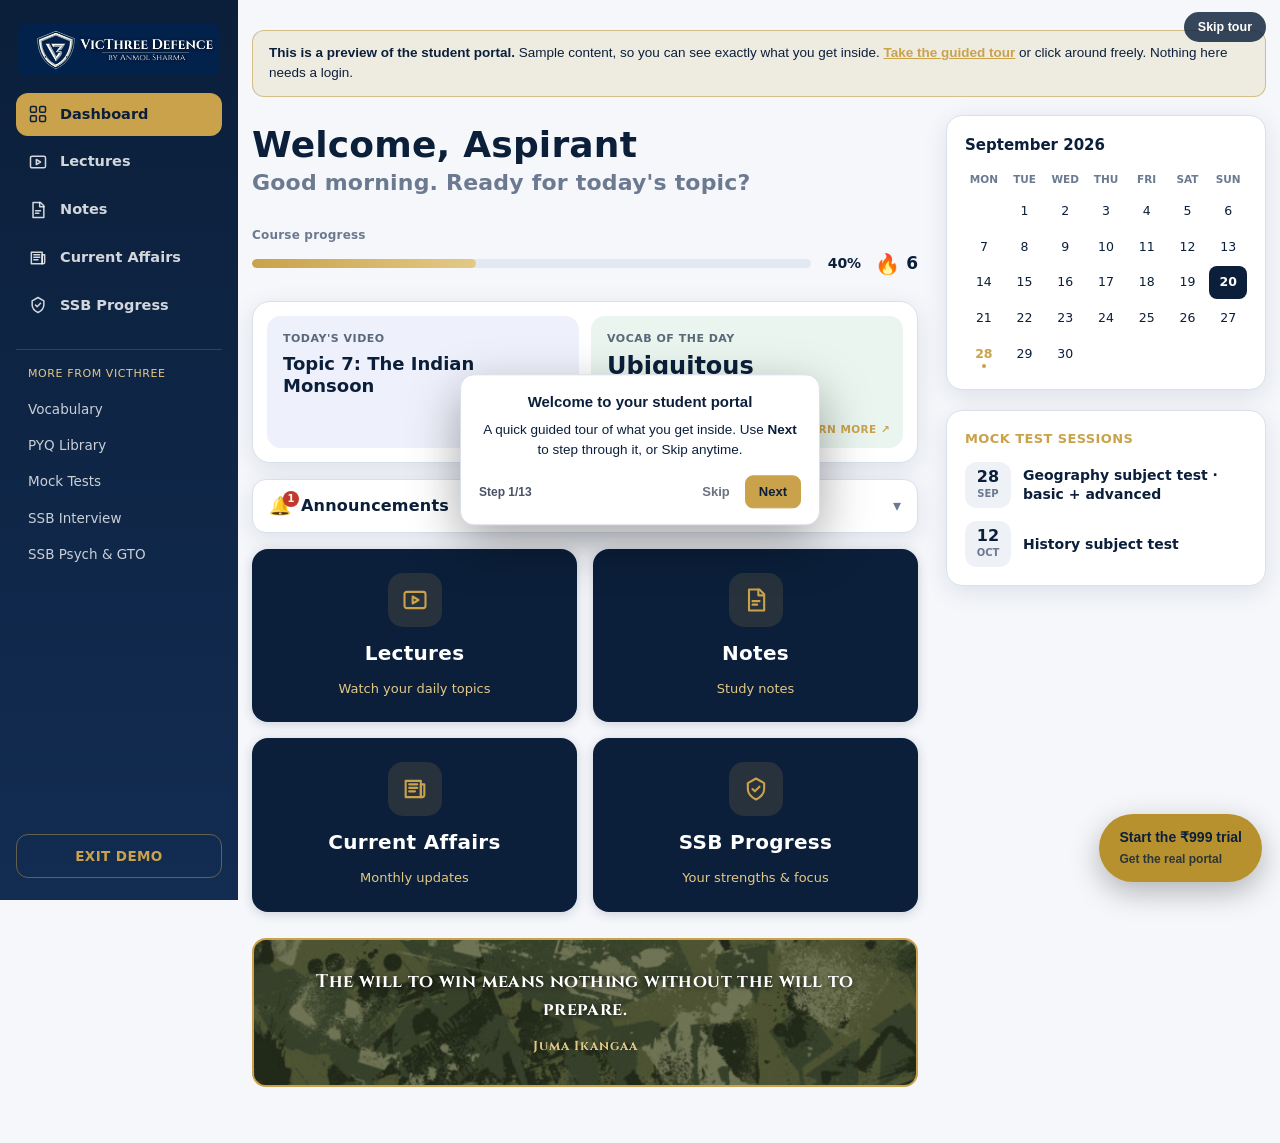
<file: portal-demo.html>
<!doctype html>
<html lang="en">
<head>
<meta charset="utf-8">
<meta name="viewport" content="width=device-width,initial-scale=1">
<title>Portal Tour (Demo) | VicThree Defence</title>
<meta name="robots" content="noindex">
<link rel="icon" type="image/png" sizes="32x32" href="assets/shield-32.png?v=4">
<link rel="apple-touch-icon" href="assets/shield-180.png?v=4">
<meta name="theme-color" content="#0B1F3A">
<link rel="preconnect" href="https://fonts.googleapis.com">
<link rel="preconnect" href="https://fonts.gstatic.com" crossorigin>
<link rel="stylesheet" href="https://fonts.googleapis.com/css2?family=Cinzel:wght@600;700&display=swap">
<link rel="stylesheet" href="assets/portal.css?v=1">
<style>
/* demo-only chrome, layered on top of the real portal.css */
.demo-note{max-width:var(--maxw,1120px);margin:0 auto 18px;background:rgba(184,145,47,.12);
  border:1px solid rgba(184,145,47,.5);border-radius:12px;padding:12px 16px;
  font-family:var(--sans,Inter,Arial,sans-serif);font-size:13.5px;line-height:1.5;color:var(--navy,#0B1F3A)}
.demo-note b{font-weight:800}
.demo-cta{position:fixed;right:18px;bottom:18px;z-index:60;display:inline-flex;align-items:center;gap:9px;
  background:#b8912f;color:#0B1F3A;font-family:var(--sans,Inter,Arial,sans-serif);font-weight:800;font-size:14px;
  text-decoration:none;padding:13px 20px;border-radius:40px;box-shadow:0 10px 30px rgba(0,0,0,.28)}
.demo-cta:hover{background:#cfa53c;color:#0B1F3A;transform:translateY(-1px)}
.demo-cta .dc-sub{font-weight:600;opacity:.8;font-size:12px}
.player .demo-play{position:absolute;inset:0;display:flex;flex-direction:column;align-items:center;justify-content:center;
  gap:12px;text-align:center;color:#fff;background:radial-gradient(circle at 50% 42%,rgba(184,145,47,.22),transparent 60%)}
.player .demo-play .pp-btn{width:74px;height:74px;border-radius:50%;background:rgba(255,255,255,.14);
  border:2px solid rgba(255,255,255,.7);display:flex;align-items:center;justify-content:center}
.player .demo-play .pp-btn svg{width:30px;height:30px;margin-left:4px;fill:#fff}
.player .demo-play .pp-cap{font-family:var(--sans,Inter,Arial,sans-serif);font-size:13px;color:var(--gold-soft,#e9dcb8);letter-spacing:.04em}
@media(max-width:820px){ .demo-cta{right:12px;bottom:12px;padding:11px 16px} }
/* guided tour */
.tour-spot{position:relative!important;z-index:950!important;border-radius:14px}
.tour-spot::after{content:"";position:absolute;inset:-12px;border-radius:20px;box-shadow:0 0 34px 9999px rgba(11,31,58,.58);pointer-events:none;z-index:-1}
.tour-pop{position:fixed;z-index:1000;width:300px;max-width:calc(100vw - 28px);background:#fff;border:1px solid var(--line,#e2ddcd);border-radius:14px;box-shadow:0 18px 50px rgba(0,0,0,.35);padding:16px 18px;font-family:var(--sans,Inter,Arial,sans-serif);display:none}
.tour-pop.on{display:block}
.tour-pop.center{top:50%;left:50%;transform:translate(-50%,-50%);width:360px;text-align:center}
.tour-pop h4{margin:0 0 6px;font-size:15px;font-weight:800;color:var(--navy,#0B1F3A)}
.tour-pop p{margin:0 0 14px;font-size:13.5px;line-height:1.55;color:var(--ink,#1c2331)}
.tour-row{display:flex;align-items:center;justify-content:space-between;gap:10px}
.tour-step{font-size:12px;color:var(--ink-soft,#4a5265);font-weight:700;white-space:nowrap;flex:none}
.tour-btns{display:flex;gap:8px}
.tour-btns button{font-family:inherit;font-weight:800;font-size:13px;border-radius:8px;padding:8px 13px;cursor:pointer;border:1.5px solid var(--navy,#0B1F3A);background:#fff;color:var(--navy,#0B1F3A)}
.tour-btns button.primary{background:var(--gold,#b8912f);border-color:var(--gold,#b8912f);color:var(--navy,#0B1F3A)}
.tour-btns button.ghost{background:transparent;border-color:transparent;color:#6b7280;padding-left:6px;padding-right:6px;margin-right:auto}
.tour-btns button.ghost:hover{color:var(--navy,#0B1F3A)}
.tour-pop .tour-cta{display:inline-block;margin-top:4px;background:var(--gold,#b8912f);color:var(--navy,#0B1F3A);font-weight:800;text-decoration:none;padding:11px 20px;border-radius:30px}
.tour-skip{position:fixed;top:12px;right:14px;z-index:1001;background:rgba(11,31,58,.82);color:#fff;border:0;border-radius:20px;padding:8px 14px;font-family:var(--sans,Inter,Arial,sans-serif);font-weight:700;font-size:12.5px;cursor:pointer;display:none}
.tour-skip.on{display:inline-block}
</style>
</head>
<body class="has-sidenav">

<!-- Desktop-only left navigation. -->
<aside class="side-nav" aria-label="Main navigation">
  <a class="sn-brand" data-view="home" href="#home"><img src="assets/portal-banner.jpg" alt="VicThree Defence — by Anmol Sharma"></a>
  <nav class="sn-links">
    <a class="sn-link active" data-view="home" href="#home"><span class="sn-ic"><svg viewBox="0 0 24 24"><rect x="3" y="3" width="7" height="7" rx="1.5"/><rect x="14" y="3" width="7" height="7" rx="1.5"/><rect x="3" y="14" width="7" height="7" rx="1.5"/><rect x="14" y="14" width="7" height="7" rx="1.5"/></svg></span>Dashboard</a>
    <a class="sn-link" data-view="lectures" href="#lectures"><span class="sn-ic"><svg viewBox="0 0 24 24"><rect x="3" y="5" width="18" height="14" rx="2"/><path d="M10 9l5 3-5 3z"/></svg></span>Lectures</a>
    <a class="sn-link" data-view="notes" href="#notes"><span class="sn-ic"><svg viewBox="0 0 24 24"><path d="M6 3h9l4 4v14H6z"/><path d="M14 3v5h5"/><path d="M9 13h6M9 16h4"/></svg></span>Notes</a>
    <a class="sn-link" data-view="ca" href="#current-affairs"><span class="sn-ic"><svg viewBox="0 0 24 24"><path d="M4 5h13v14H4z"/><path d="M17 8h3v9a2 2 0 0 1-2 2h-1z"/><path d="M7 8h7M7 11h7M7 14h5"/></svg></span>Current Affairs</a>
    <a class="sn-link" data-view="ssb" href="#ssb"><span class="sn-ic"><svg viewBox="0 0 24 24"><path d="M12 3l7 4v5c0 4-3 7-7 9-4-2-7-5-7-9V7z"/><path d="M9 12l2 2 4-4"/></svg></span>SSB Progress</a>
  </nav>
  <div class="sn-tools">
    <div class="sn-cap">More from VicThree</div>
    <div class="sn-tool-list">
      <a class="sn-tool" href="https://vocab.victhreedefence.com/" target="_blank" rel="noopener">Vocabulary</a>
      <a class="sn-tool" href="https://pyq.victhreedefence.com/" target="_blank" rel="noopener">PYQ Library</a>
      <a class="sn-tool" href="https://mocks.victhreedefence.com/" target="_blank" rel="noopener">Mock Tests</a>
      <a class="sn-tool" href="https://interview.victhreedefence.com/" target="_blank" rel="noopener">SSB Interview</a>
      <a class="sn-tool" href="https://ssb.victhreedefence.com/" target="_blank" rel="noopener">SSB Psych &amp; GTO</a>
    </div>
  </div>
  <a class="sn-logout" href="gs-course.html">Exit demo</a>
</aside>

<header class="site-header">
  <div class="banner-wrap">
    <a href="#home" class="banner-link" data-view="home" aria-label="VicThree Defence"><img src="assets/portal-banner.jpg" alt="VicThree Defence — by Anmol Sharma"></a>
    <a class="hdr-action" href="gs-course.html">Exit demo</a>
  </div>
</header>

<main class="wrap" id="app">

  <div class="demo-note">
    <b>This is a preview of the student portal.</b> Sample content, so you can see exactly what you get inside. <a href="#" id="replayTour" style="color:var(--gold,#b8912f);font-weight:800;text-decoration:underline">Take the guided tour</a> or click around freely. Nothing here needs a login.
  </div>

  <!-- ===== HOME ===== -->
  <section id="v-home">
    <div class="home-grid">
      <div class="home-mid">
        <div class="dash-head"><h1 class="greeting">
          <span class="g-l1">Welcome, Aspirant</span>
          <span class="g-l2">Good morning. Ready for today's topic?</span>
        </h1></div>

        <div class="prog-block">
          <div class="prog-label">Course progress</div>
          <div class="prog-row">
            <div class="progress-track"><div class="progress-fill" style="width:40%"></div></div>
            <span class="progress-pct">40%</span>
            <span class="streak-inline" title="Study streak"><span class="sc-flame" aria-hidden="true">&#128293;</span><span class="sc-num">6</span></span>
          </div>
        </div>

        <div class="duo-card">
          <a class="duo-tile today" data-view="watch" href="#watch">
            <span class="duo-k">Today's Video</span>
            <span class="duo-title">Topic 7: The Indian Monsoon</span>
            <span class="duo-go">Watch now &rarr;</span>
          </a>
          <a class="duo-tile vocab" href="https://vocab.victhreedefence.com/" target="_blank" rel="noopener">
            <span class="duo-k">Vocab of the Day</span>
            <span class="duo-title wotd-word" id="wotdWord">Ubiquitous</span>
            <span class="duo-sub wotd-mean" id="wotdMean">present everywhere</span>
            <span class="duo-go" aria-hidden="true">Learn more &#8599;</span>
          </a>
        </div>

        <div class="ann-collapse">
          <button class="ann-toggle" id="annToggle" aria-expanded="false" type="button">
            <span class="ann-bell" aria-hidden="true">&#128276;<span class="ann-badge">1</span></span>
            <span class="ann-toggle-label">Announcements</span>
            <span class="ann-caret" id="annCaret" aria-hidden="true">&#9662;</span>
          </button>
          <div class="ann-panel" id="annPanel" hidden>
            <div class="ann-list">
              <div class="ann-item">
                <div class="ann-title">Geography subject test this Sunday</div>
                <div class="ann-text">The Geography subject test (basic and advanced) opens on 28 September. Revise Topics 1 to 8 before then.</div>
                <div class="ann-date">Posted 2 days ago</div>
              </div>
            </div>
          </div>
        </div>

        <div class="tiles">
          <a class="tile" data-view="lectures" href="#lectures">
            <span class="tile-ic"><svg viewBox="0 0 24 24"><rect x="3" y="5" width="18" height="14" rx="2"/><path d="M10 9l5 3-5 3z"/></svg></span>
            <span class="tile-title">Lectures</span>
            <span class="tile-sub">Watch your daily topics</span>
          </a>
          <a class="tile" data-view="notes" href="#notes">
            <span class="tile-ic"><svg viewBox="0 0 24 24"><path d="M6 3h9l4 4v14H6z"/><path d="M14 3v5h5"/><path d="M9 13h6M9 16h4"/></svg></span>
            <span class="tile-title">Notes</span>
            <span class="tile-sub">Study notes</span>
          </a>
          <a class="tile" data-view="ca" href="#current-affairs">
            <span class="tile-ic"><svg viewBox="0 0 24 24"><path d="M4 5h13v14H4z"/><path d="M17 8h3v9a2 2 0 0 1-2 2h-1z"/><path d="M7 8h7M7 11h7M7 14h5"/></svg></span>
            <span class="tile-title">Current Affairs</span>
            <span class="tile-sub">Monthly updates</span>
          </a>
          <a class="tile" data-view="ssb" href="#ssb">
            <span class="tile-ic"><svg viewBox="0 0 24 24"><path d="M12 3l7 4v5c0 4-3 7-7 9-4-2-7-5-7-9V7z"/><path d="M9 12l2 2 4-4"/></svg></span>
            <span class="tile-title">SSB Progress</span>
            <span class="tile-sub">Your strengths &amp; focus</span>
          </a>
        </div>

        <div class="quote-tile">
          <p class="quote-text">The will to win means nothing without the will to prepare.</p>
          <span class="quote-author">Juma Ikangaa</span>
        </div>
      </div>

      <aside class="home-rail">
        <div class="cal-card">
          <div class="cal-head">
            <span class="cal-title">September 2026</span>
          </div>
          <div class="cal-grid">
            <span class="cal-dow">Mon</span><span class="cal-dow">Tue</span><span class="cal-dow">Wed</span><span class="cal-dow">Thu</span><span class="cal-dow">Fri</span><span class="cal-dow">Sat</span><span class="cal-dow">Sun</span>
            <span class="cal-cell empty"></span>
            <span class="cal-cell">1</span><span class="cal-cell">2</span><span class="cal-cell">3</span><span class="cal-cell">4</span><span class="cal-cell">5</span><span class="cal-cell">6</span>
            <span class="cal-cell">7</span><span class="cal-cell">8</span><span class="cal-cell">9</span><span class="cal-cell">10</span><span class="cal-cell">11</span><span class="cal-cell">12</span><span class="cal-cell">13</span>
            <span class="cal-cell">14</span><span class="cal-cell">15</span><span class="cal-cell">16</span><span class="cal-cell">17</span><span class="cal-cell">18</span><span class="cal-cell">19</span><span class="cal-cell today">20</span>
            <span class="cal-cell">21</span><span class="cal-cell">22</span><span class="cal-cell">23</span><span class="cal-cell">24</span><span class="cal-cell">25</span><span class="cal-cell">26</span><span class="cal-cell">27</span>
            <span class="cal-cell has-event">28</span><span class="cal-cell">29</span><span class="cal-cell">30</span>
          </div>
        </div>
        <div class="mock-card">
          <div class="rail-title">Mock test sessions</div>
          <div class="mock-list">
            <div class="mock-item">
              <span class="mock-date"><span class="md-day">28</span><span class="md-mon">Sep</span></span>
              <span class="mock-title">Geography subject test &middot; basic + advanced</span>
            </div>
            <div class="mock-item">
              <span class="mock-date"><span class="md-day">12</span><span class="md-mon">Oct</span></span>
              <span class="mock-title">History subject test</span>
            </div>
          </div>
        </div>
      </aside>
    </div>
  </section>

  <!-- ===== LECTURES ===== -->
  <section id="v-lectures" class="hide">
    <a class="back-link" data-view="home" href="#home">&larr; Home</a>
    <div class="section-title">Lectures</div>
    <div class="tiles">
      <a class="tile" data-view="geography" href="#geography">
        <span class="tile-ic"><svg viewBox="0 0 24 24"><circle cx="12" cy="12" r="9"/><path d="M3 12h18M12 3c3 3 3 15 0 18M12 3c-3 3-3 15 0 18"/></svg></span>
        <span class="tile-title">Geography</span>
        <span class="tile-sub">Open</span>
      </a>
      <div class="tile locked">
        <span class="tile-ic"><svg viewBox="0 0 24 24"><path d="M12 8v5l3 2"/><circle cx="12" cy="12" r="9"/></svg></span>
        <span class="tile-title">History</span><span class="tile-lock">Coming soon</span>
      </div>
      <div class="tile locked">
        <span class="tile-ic"><svg viewBox="0 0 24 24"><path d="M4 19V9M10 19V5M16 19v-7M22 19H2"/></svg></span>
        <span class="tile-title">Economy</span><span class="tile-lock">Coming soon</span>
      </div>
      <div class="tile locked">
        <span class="tile-ic"><svg viewBox="0 0 24 24"><path d="M4 21h16M6 21V9l6-4 6 4v12M10 21v-6h4v6"/></svg></span>
        <span class="tile-title">Politics</span><span class="tile-lock">Coming soon</span>
      </div>
      <div class="tile locked">
        <span class="tile-ic"><svg viewBox="0 0 24 24"><path d="M9 3h6M10 3v6l-5 8a2 2 0 0 0 2 3h10a2 2 0 0 0 2-3l-5-8V3"/></svg></span>
        <span class="tile-title">Science</span><span class="tile-lock">Coming soon</span>
      </div>
    </div>
  </section>

  <!-- ===== GEOGRAPHY TOPICS ===== -->
  <section id="v-geography" class="hide">
    <a class="back-link" data-view="lectures" href="#lectures">&larr; Lectures</a>
    <div class="section-title">Geography</div>
    <p class="muted" style="margin:-8px 0 16px;font-size:13.5px">Each topic unlocks at 7:00 AM India time. Finish today before tomorrow opens.</p>
    <div class="topic-list">
      <a class="topic-row open" data-view="watch" href="#watch"><span class="tr-main"><span class="tr-num">Topic 1</span><span class="tr-title">Latitude, Longitude &amp; Time</span></span><span class="tr-status" style="color:var(--navy)"><svg class="lock-ic" viewBox="0 0 24 24" fill="none" stroke="currentColor" stroke-width="2"><path d="M6 4l14 8-14 8z"/></svg>Watch again</span></a>
      <a class="topic-row open" data-view="watch" href="#watch"><span class="tr-main"><span class="tr-num">Topic 2</span><span class="tr-title">The Earth's Interior</span></span><span class="tr-status" style="color:var(--navy)"><svg class="lock-ic" viewBox="0 0 24 24" fill="none" stroke="currentColor" stroke-width="2"><path d="M6 4l14 8-14 8z"/></svg>Watch again</span></a>
      <a class="topic-row open" data-view="watch" href="#watch"><span class="tr-main"><span class="tr-num">Topic 3</span><span class="tr-title">Landforms &amp; Rock Systems</span></span><span class="tr-status" style="color:var(--navy)"><svg class="lock-ic" viewBox="0 0 24 24" fill="none" stroke="currentColor" stroke-width="2"><path d="M6 4l14 8-14 8z"/></svg>Watch again</span></a>
      <a class="topic-row open" data-view="watch" href="#watch"><span class="tr-main"><span class="tr-num">Topic 7</span><span class="tr-title">The Indian Monsoon</span></span><span class="tr-status" style="color:var(--navy)"><svg class="lock-ic" viewBox="0 0 24 24" fill="none" stroke="currentColor" stroke-width="2"><path d="M6 4l14 8-14 8z"/></svg>Today &middot; Open</span></a>
      <div class="topic-row locked"><span class="tr-main"><span class="tr-num">Topic 8</span><span class="tr-title">Indian Rivers &amp; Drainage</span></span><span class="tr-status"><svg class="lock-ic" viewBox="0 0 24 24" fill="none" stroke="currentColor" stroke-width="2"><rect x="5" y="11" width="14" height="9" rx="2"/><path d="M8 11V8a4 4 0 0 1 8 0v3"/></svg>Unlocks tomorrow 7 AM</span></div>
    </div>
  </section>

  <!-- ===== WATCH (video) ===== -->
  <section id="v-watch" class="hide watch">
    <a class="back-link" data-view="geography" href="#geography">&larr; Geography</a>
    <div style="font-size:12.5px;font-weight:700;letter-spacing:1.5px;text-transform:uppercase;color:var(--gold);margin-bottom:4px">Topic 7</div>
    <h1>The Indian Monsoon</h1>
    <div class="player">
      <div class="watermark">demo preview</div>
      <div class="demo-play">
        <span class="pp-btn"><svg viewBox="0 0 24 24"><path d="M6 4l14 8-14 8z"/></svg></span>
        <span class="pp-cap">Sample lesson &middot; the real video plays here</span>
      </div>
    </div>
    <div class="watch-actions">
      <a class="tab" data-view="notes" href="#notes"><span class="tab-ic"><svg viewBox="0 0 24 24"><path d="M6 3h9l4 4v14H6z"/><path d="M14 3v5h5"/><path d="M9 13h6M9 16h4"/></svg></span>Notes</a>
      <a class="tab primary" href="https://mocks.victhreedefence.com/" target="_blank" rel="noopener"><span class="tab-ic"><svg viewBox="0 0 24 24"><path d="M9 4h6v2H9z"/><path d="M15 5h3v15a1 1 0 0 1-1 1H7a1 1 0 0 1-1-1V5h3"/><path d="M9 13l2 2 4-4"/></svg></span>Take the test</a>
    </div>
  </section>

  <!-- ===== NOTES ===== -->
  <section id="v-notes" class="hide">
    <a class="back-link" data-view="home" href="#home">&larr; Home</a>
    <div class="section-title">Notes</div>
    <p class="muted" style="margin:-8px 0 16px;font-size:13.5px">Each topic's notes open at 6 PM the evening before its video.</p>
    <div class="topic-list">
      <a class="topic-row open" href="#" onclick="return false"><span class="tr-main"><span class="tr-num">Topic 5</span><span class="tr-title">Climate &amp; Atmospheric Circulation</span></span><span class="tr-status" style="color:var(--navy)"><svg class="lock-ic" viewBox="0 0 24 24" fill="none" stroke="currentColor" stroke-width="2"><path d="M6 3h9l4 4v14H6z"/><path d="M14 3v5h5"/></svg>Open PDF</span></a>
      <a class="topic-row open" href="#" onclick="return false"><span class="tr-main"><span class="tr-num">Topic 6</span><span class="tr-title">Ocean Currents &amp; Tides</span></span><span class="tr-status" style="color:var(--navy)"><svg class="lock-ic" viewBox="0 0 24 24" fill="none" stroke="currentColor" stroke-width="2"><path d="M6 3h9l4 4v14H6z"/><path d="M14 3v5h5"/></svg>Open PDF</span></a>
      <a class="topic-row open" href="#" onclick="return false"><span class="tr-main"><span class="tr-num">Topic 7</span><span class="tr-title">The Indian Monsoon</span></span><span class="tr-status" style="color:var(--navy)"><svg class="lock-ic" viewBox="0 0 24 24" fill="none" stroke="currentColor" stroke-width="2"><path d="M6 3h9l4 4v14H6z"/><path d="M14 3v5h5"/></svg>Open PDF</span></a>
      <div class="topic-row locked"><span class="tr-main"><span class="tr-num">Topic 8</span><span class="tr-title">Indian Rivers &amp; Drainage</span></span><span class="tr-status"><svg class="lock-ic" viewBox="0 0 24 24" fill="none" stroke="currentColor" stroke-width="2"><rect x="5" y="11" width="14" height="9" rx="2"/><path d="M8 11V8a4 4 0 0 1 8 0v3"/></svg>Unlocks today 6 PM</span></div>
    </div>
  </section>

  <!-- ===== CURRENT AFFAIRS ===== -->
  <section id="v-ca" class="hide">
    <a class="back-link" data-view="home" href="#home">&larr; Home</a>
    <div class="section-title">Current Affairs</div>
    <p class="muted" style="margin:-8px 0 16px;font-size:13.5px">Monthly current-affairs magazine. All issues are open.</p>
    <div class="topic-list">
      <a class="topic-row open" href="#" onclick="return false"><span class="tr-main"><span class="tr-num">Issue</span><span class="tr-title">Defence Digest &middot; August 2026</span></span><span class="tr-status" style="color:var(--navy)"><svg class="lock-ic" viewBox="0 0 24 24" fill="none" stroke="currentColor" stroke-width="2"><path d="M6 3h9l4 4v14H6z"/><path d="M14 3v5h5"/></svg>Open PDF</span></a>
      <a class="topic-row open" href="#" onclick="return false"><span class="tr-main"><span class="tr-num">Issue</span><span class="tr-title">Defence Digest &middot; July 2026</span></span><span class="tr-status" style="color:var(--navy)"><svg class="lock-ic" viewBox="0 0 24 24" fill="none" stroke="currentColor" stroke-width="2"><path d="M6 3h9l4 4v14H6z"/><path d="M14 3v5h5"/></svg>Open PDF</span></a>
      <a class="topic-row open" href="#" onclick="return false"><span class="tr-main"><span class="tr-num">Issue</span><span class="tr-title">Defence Digest &middot; June 2026</span></span><span class="tr-status" style="color:var(--navy)"><svg class="lock-ic" viewBox="0 0 24 24" fill="none" stroke="currentColor" stroke-width="2"><path d="M6 3h9l4 4v14H6z"/><path d="M14 3v5h5"/></svg>Open PDF</span></a>
    </div>
  </section>

  <!-- ===== SSB PROGRESS ===== -->
  <section id="v-ssb" class="hide">
    <a class="back-link" data-view="home" href="#home">&larr; Home</a>
    <div class="section-title">Your SSB progress</div>
    <div class="ssb-grid">
      <div class="ssb-panel">
        <div class="ssb-k">Focus areas</div>
        <p class="ssb-note">The qualities to work on next, from your practice tests.</p>
        <div class="chip-row">
          <span class="chip">Effective intelligence</span>
          <span class="chip">Reasoning ability</span>
          <span class="chip">Organising ability</span>
        </div>
      </div>
      <div class="ssb-panel">
        <div class="ssb-k">Strengths</div>
        <p class="ssb-note">What already stands out in your responses.</p>
        <div class="chip-row">
          <span class="chip">Self confidence</span>
          <span class="chip">Determination</span>
        </div>
      </div>
    </div>
  </section>

</main>

<a class="demo-cta" href="gs-course.html#trial">
  <span>Start the &#8377;999 trial<br><span class="dc-sub">Get the real portal</span></span>
</a>

<script>
(function(){
  var views = {
    home:'v-home', lectures:'v-lectures', geography:'v-geography',
    watch:'v-watch', notes:'v-notes', ca:'v-ca', ssb:'v-ssb'
  };
  var navFor = { home:'home', lectures:'lectures', geography:'lectures', watch:'lectures', notes:'notes', ca:'ca', ssb:'ssb' };

  function show(name){
    if(!views[name]) name = 'home';
    Object.keys(views).forEach(function(k){
      var el = document.getElementById(views[k]);
      if(el) el.classList.toggle('hide', k !== name);
    });
    document.querySelectorAll('.sn-link').forEach(function(a){
      a.classList.toggle('active', a.getAttribute('data-view') === navFor[name]);
    });
    window.scrollTo(0,0);
  }

  // Free navigation (also used by the logo -> dashboard).
  document.addEventListener('click', function(e){
    if (e.target.closest('.tour-pop') || e.target.closest('.tour-skip')) return;
    var t = e.target.closest('[data-view]');
    if(!t) return;
    e.preventDefault();
    if (tourActive) endTour();
    show(t.getAttribute('data-view'));
  });

  // Announcements expand/collapse.
  var annToggle = document.getElementById('annToggle');
  var annPanel = document.getElementById('annPanel');
  var annCaret = document.getElementById('annCaret');
  if (annToggle && annPanel){
    annToggle.addEventListener('click', function(){
      var open = annPanel.hasAttribute('hidden');
      if (open){ annPanel.removeAttribute('hidden'); } else { annPanel.setAttribute('hidden',''); }
      annToggle.setAttribute('aria-expanded', open ? 'true' : 'false');
      if (annCaret) annCaret.style.transform = open ? 'rotate(180deg)' : '';
    });
  }

  // Vocab of the day rotates.
  var VOCAB = [
    {w:'Ubiquitous', m:'present everywhere'},
    {w:'Alacrity',   m:'brisk and cheerful readiness'},
    {w:'Prudent',    m:'careful and sensible'},
    {w:'Tenacity',   m:'persistent determination'}
  ];
  var vi = 0, ww = document.getElementById('wotdWord'), wm = document.getElementById('wotdMean');
  if (ww && wm){
    setInterval(function(){
      vi = (vi + 1) % VOCAB.length;
      ww.textContent = VOCAB[vi].w; wm.textContent = VOCAB[vi].m;
    }, 5000);
  }

  /* ===================== GUIDED TOUR ===================== */
  var STEPS = [
    {center:true, title:"Welcome to your student portal", html:"A quick guided tour of what you get inside. Use <b>Next</b> to step through it, or Skip anytime."},
    {view:'home', sel:'.prog-block', title:"Your progress", text:"Your course progress and study streak update automatically as you finish topics."},
    {view:'home', sel:'.duo-tile.today', title:"Today's video", text:"One new topic opens every morning at 7 AM. This is where you start each day."},
    {view:'home', sel:'.ann-collapse', title:"Announcements", text:"Batch updates, live-session timings and test dates land here."},
    {view:'home', sel:'.tiles', title:"Everything in one place", text:"Lectures, Notes, Current Affairs and your SSB progress, each a click away."},
    {view:'home', sel:'.home-rail', title:"Schedule and mock tests", text:"Your month at a glance, with the upcoming mock-test sessions."},
    {view:'lectures', sel:'#v-lectures .tile', title:"Your subjects", text:"Start with Geography. More subjects open as the course rolls out."},
    {view:'geography', sel:'#v-geography .topic-row', title:"Topic by topic", text:"Each topic unlocks day by day, so you always know exactly what to do next."},
    {view:'watch', sel:'#v-watch .player', title:"Watch the lecture", text:"Focused daily lectures. Your progress ticks up as you watch."},
    {view:'watch', sel:'#v-watch .watch-actions', title:"Notes and the test", text:"Open the topic's notes, or take its mock test, right from the lesson."},
    {view:'notes', sel:'#v-notes .topic-list', title:"Notes for every topic", text:"Structured PDF notes, released the evening before each lecture."},
    {view:'ca', sel:'#v-ca .topic-list', title:"Current affairs", text:"A monthly Defence Digest, tied back to the static syllabus."},
    {center:true, title:"That's the tour", html:"This is exactly what opens up inside. Start with the two-week Geography trial for <b>&#8377;999</b> to get the real thing.", cta:true}
  ];

  var pop = document.createElement('div'); pop.className = 'tour-pop';
  var skip = document.createElement('button'); skip.className = 'tour-skip'; skip.type='button'; skip.textContent = 'Skip tour';
  document.body.appendChild(pop); document.body.appendChild(skip);

  var idx = 0, tourActive = false, spotEl = null, token = 0;

  function clearSpot(){ if (spotEl){ spotEl.classList.remove('tour-spot'); spotEl = null; } }

  function place(target){
    var pr = pop.getBoundingClientRect();
    var r = target.getBoundingClientRect();
    var vw = window.innerWidth, vh = window.innerHeight, gap = 46, pad = 12;
    var pw = pr.width, ph = pr.height, top, left;
    function clampX(x){ return Math.min(Math.max(x, pad), Math.max(pad, vw - pw - pad)); }
    function clampY(y){ return Math.min(Math.max(y, pad), Math.max(pad, vh - ph - pad)); }
    if (r.bottom + gap + ph <= vh - pad){ top = r.bottom + gap; left = clampX(r.left); }        // below
    else if (r.top - gap - ph >= pad){ top = r.top - gap - ph; left = clampX(r.left); }          // above
    else if (r.left - gap - pw >= pad){ left = r.left - gap - pw; top = clampY(r.top); }          // left
    else if (r.right + gap + pw <= vw - pad){ left = r.right + gap; top = clampY(r.top); }        // right
    else { top = Math.max(pad, (vh - ph)/2); left = clampX(r.left); }                             // center fallback
    pop.style.top = top + 'px'; pop.style.left = left + 'px';
  }

  function buildPop(s, centered){
    pop.className = 'tour-pop on' + (centered ? ' center' : '');
    pop.style.top = ''; pop.style.left = '';
    var body = s.html ? s.html : (s.text || '');
    var ctaHtml = s.cta ? '<p style="margin:0 0 14px"><a class="tour-cta" href="gs-course.html#trial">Start the &#8377;999 trial</a></p>' : '';
    var nextLabel = (idx === STEPS.length - 1) ? 'Done' : 'Next';
    pop.innerHTML =
      '<h4>' + s.title + '</h4>' +
      '<p>' + body + '</p>' + ctaHtml +
      '<div class="tour-row"><span class="tour-step">Step ' + (idx+1) + '/' + STEPS.length + '</span>' +
      '<span class="tour-btns">' +
      '<button type="button" class="ghost" data-tour="skip">Skip</button>' +
      (idx > 0 ? '<button type="button" data-tour="back">Back</button>' : '') +
      '<button type="button" class="primary" data-tour="next">' + nextLabel + '</button>' +
      '</span></div>';
  }

  function render(){
    if (idx < 0) idx = 0;
    if (idx > STEPS.length - 1){ endTour(); return; }
    var s = STEPS[idx];
    var my = ++token;                 // invalidate any pending async render
    clearSpot();
    if (s.view) show(s.view);
    requestAnimationFrame(function(){
      if (my !== token) return;       // a newer render superseded this one
      if (s.center){ buildPop(s, true); return; }
      var target = document.querySelector(s.sel);
      var visible = target && target.getBoundingClientRect().width > 0;
      if (!visible){ buildPop(s, true); return; }   // fallback: show centered, no spotlight
      spotEl = target; target.classList.add('tour-spot');
      try { target.scrollIntoView({block:'center', behavior:'instant'}); } catch(_) { target.scrollIntoView(); }
      buildPop(s, false);
      requestAnimationFrame(function(){ if (my === token) place(target); });
    });
  }

  function startTour(){ tourActive = true; idx = 0; skip.classList.add('on'); render(); }
  function endTour(){ tourActive = false; clearSpot(); token++; pop.className = 'tour-pop'; skip.classList.remove('on'); }

  pop.addEventListener('click', function(e){
    var b = e.target.closest('[data-tour]'); if(!b) return;
    var act = b.getAttribute('data-tour');
    if (act === 'next'){ if (idx >= STEPS.length - 1){ endTour(); return; } idx++; render(); }
    else if (act === 'back'){ idx = Math.max(0, idx-1); render(); }
    else if (act === 'skip'){ endTour(); }
  });
  skip.addEventListener('click', endTour);
  window.addEventListener('resize', function(){ if (tourActive && spotEl) place(spotEl); });

  var replay = document.getElementById('replayTour');
  if (replay) replay.addEventListener('click', function(e){ e.preventDefault(); show('home'); requestAnimationFrame(startTour); });

  show('home');
  window.addEventListener('load', function(){ setTimeout(startTour, 400); });
})();
</script>
</body>
</html>
</file>
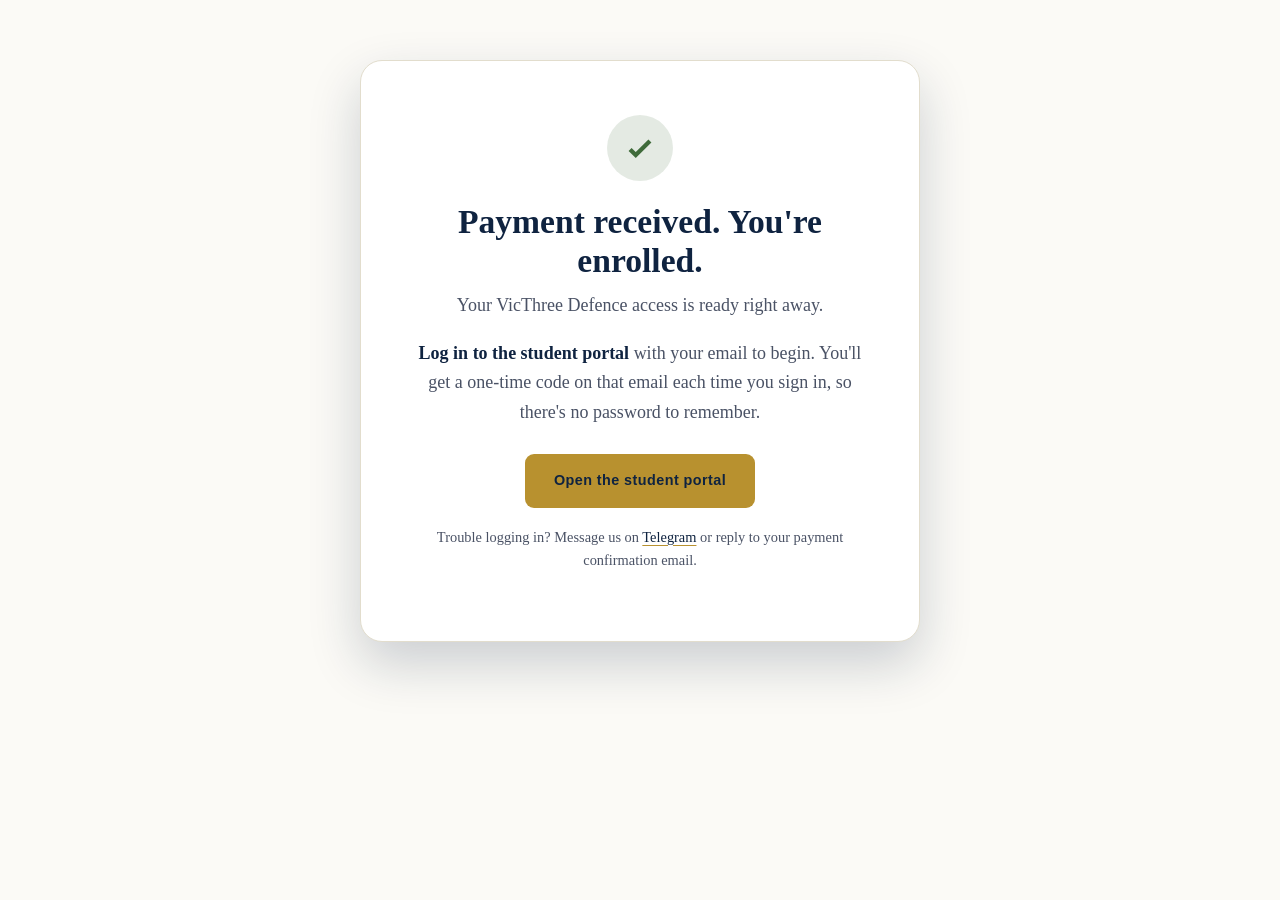
<file: thank-you.html>
<!doctype html>
<html lang="en">
<head>
<meta charset="utf-8">
<meta name="viewport" content="width=device-width,initial-scale=1">
<title>Payment received | VicThree Defence</title>
<meta name="robots" content="noindex">
<link rel="icon" type="image/png" sizes="32x32" href="assets/shield-32.png?v=4">
<meta name="theme-color" content="#0f2340">
<link rel="stylesheet" href="assets/styles.css?v=61">

<!-- Paste the SAME Meta Pixel ID here as on gs-course.html -->
<script>
window.VT = { PIXEL_ID: "1401564481345603" };
</script>
<script>
!function(f,b,e,v,n,t,s){if(f.fbq)return;n=f.fbq=function(){n.callMethod?
n.callMethod.apply(n,arguments):n.queue.push(arguments)};if(!f._fbq)f._fbq=n;
n.push=n;n.loaded=!0;n.version='2.0';n.queue=[];t=b.createElement(e);t.async=!0;
t.src=v;s=b.getElementsByTagName(e)[0];s.parentNode.insertBefore(t,s)}(window,
document,'script','https://connect.facebook.net/en_US/fbevents.js');
(function(){
  var id = window.VT && window.VT.PIXEL_ID;
  if (!id || id.indexOf('PASTE') !== -1) return;
  fbq('init', id);
  fbq('track', 'PageView');
  // Only count a Purchase when Razorpay actually sent us back a payment id.
  var q = new URLSearchParams(location.search);
  if (q.get('razorpay_payment_id')) {
    var LABELS = { trial:'Geography Trial', hero:'VicThree Hero', elite:'VicThree Elite', legend:'VicThree Legend' };
    var prod = q.get('product') || 'trial';
    var amt = parseFloat(q.get('amt')); if (!isFinite(amt) || amt <= 0) amt = 999;
    fbq('track', 'Purchase', { content_name: (LABELS[prod] || 'VicThree Defence'), content_type: 'product', value: amt, currency: 'INR' });
  }
})();
</script>
<style>
  .ty-wrap{min-height:70vh;display:flex;align-items:center;justify-content:center;text-align:center;padding:60px 22px}
  .ty-card{max-width:560px;background:#fff;border:1px solid var(--line);border-radius:22px;box-shadow:var(--shadow-lg);padding:clamp(30px,6vw,54px)}
  .ty-tick{width:66px;height:66px;border-radius:50%;background:rgba(63,107,58,.14);color:#3f6b3a;display:flex;align-items:center;justify-content:center;margin:0 auto 22px}
  .ty-tick svg{width:34px;height:34px}
  .ty-card h1{font-size:clamp(1.5rem,4vw,2.1rem);margin:0 0 .3em}
  .ty-card p{color:var(--ink-soft);margin:0 0 1em}
</style>
</head>
<body>

<header class="nav gs-nav">
  <div class="wrap">
    <a class="nav-brand" href="index.html" aria-label="VicThree Defence home">
      <img src="assets/banner-nav.png?v=18" alt="VicThree Defence">
    </a>
  </div>
</header>

<main class="ty-wrap">
  <div class="ty-card">
    <div class="ty-tick" aria-hidden="true">
      <svg viewBox="0 0 24 24" fill="none" stroke="currentColor" stroke-width="3"><path d="M5 13l4 4L19 7"/></svg>
    </div>
    <h1>Payment received. You're enrolled.</h1>
    <p>Your VicThree Defence access is ready right away.</p>
    <p><strong>Log in to the student portal</strong> with your email<span id="ty-email"></span> to begin. You'll get a one-time code on that email each time you sign in, so there's no password to remember.</p>
    <a class="btn primary" href="https://learn.victhreedefence.com" style="margin-top:8px">Open the student portal</a>
    <p style="margin-top:18px;font-size:.9rem">Trouble logging in? Message us on <a href="https://t.me/anmolxsharma" target="_blank" rel="noopener">Telegram</a> or reply to your payment confirmation email.</p>
  </div>
</main>

<script>
(function(){
  try {
    var em = new URLSearchParams(location.search).get('email');
    if (em) { var el = document.getElementById('ty-email'); if (el) el.textContent = ' (' + em + ')'; }
  } catch (e) {}
})();
</script>

</body>
</html>
</file>
<file: assets/styles.css>
/* ============================================================
   VicThree Defence — master landing site
   CREAM theme with NAVY feature bands + mentor photo in the
   background of the hero and the Method band.
   Palette: navy #0f2340, gold #b8912f, paper #fbfaf6.
   ============================================================ */
:root{
  --navy:#0f2340;
  --navy-2:#173157;
  --navy-3:#0b1a30;
  --gold:#b8912f;
  --gold-2:#cfa53c;
  --gold-bright:#d9b24e;
  --gold-soft:#e9dcb8;
  --paper:#fbfaf6;
  --paper-2:#f3f0e6;
  --ink:#1c2331;
  --ink-soft:#4a5265;
  --line:#e2ddcd;
  --line-2:#d3cdb8;
  --line-dark:rgba(233,220,184,.20);   /* gold line on navy */
  --danger:#a23b2e;
  --serif:Georgia,"EB Garamond","Iowan Old Style","Times New Roman",serif;
  --sans:"Inter",Helvetica,Arial,system-ui,sans-serif;
  --maxw:1140px;
  --shadow:0 10px 26px rgba(15,35,64,.10);
  --shadow-lg:0 22px 52px rgba(15,35,64,.20);
}
*{box-sizing:border-box}
html{scroll-behavior:smooth}
@media(prefers-reduced-motion:reduce){html{scroll-behavior:auto}}
body{margin:0;background:var(--paper);color:var(--ink);font-family:var(--serif);line-height:1.65;font-size:18px;-webkit-font-smoothing:antialiased}
img{max-width:100%;display:block}
a{color:var(--navy);text-decoration-color:var(--gold);text-underline-offset:3px}
a:hover{color:var(--gold)}
strong{color:var(--navy)}
.wrap{max-width:var(--maxw);margin:0 auto;padding:0 22px}
a:focus-visible,button:focus-visible{outline:3px solid var(--gold);outline-offset:3px;border-radius:6px}

/* ---------- typography ---------- */
h1,h2,h3,h4{font-family:var(--serif);line-height:1.16;color:var(--navy);margin:0 0 .4em}
h2{font-size:clamp(1.65rem,4.4vw,2.5rem);margin:0 0 .35em}
h3{font-size:1.2rem;margin:0 0 .35em}
p{margin:0 0 1.05em}
.eyebrow{font-family:var(--sans);text-transform:uppercase;letter-spacing:.2em;font-size:.72rem;font-weight:800;color:var(--gold);margin:0 0 .6em;display:inline-block}
.display{font-weight:800;text-transform:uppercase;letter-spacing:.01em}
.lede{font-size:1.12rem;color:var(--ink-soft)}
.muted{color:var(--ink-soft)}
.center{text-align:center}
.ph{color:#9a7d38;background:#faf3dd;border:1px dashed #d9c47c;border-radius:4px;padding:0 5px;font-family:var(--sans);font-size:.9em}

/* section rhythm */
section{padding:74px 0;position:relative}
.section-head{max-width:760px;margin:0 auto 46px;text-align:center}
.section-head p{margin:0}
.overline{font-family:var(--sans);font-weight:800;text-transform:uppercase;letter-spacing:.14em;font-size:.8rem;color:var(--gold);display:flex;align-items:center;gap:12px;justify-content:center;margin-bottom:14px}
.overline::before,.overline::after{content:"";height:1px;width:30px;background:var(--gold);opacity:.7}
/* overline on dark bands */
.method .overline{color:var(--gold-soft)}
.method .overline::before,.method .overline::after{background:var(--gold-soft)}

/* gold rank-star divider */
.rank-div{display:flex;align-items:center;justify-content:center;gap:12px;margin:0 auto 14px;max-width:220px;color:var(--gold)}
.rank-div::before,.rank-div::after{content:"";height:1px;flex:1;background:linear-gradient(90deg,transparent,var(--gold))}
.rank-div::after{background:linear-gradient(90deg,var(--gold),transparent)}
.rank-div svg{width:15px;height:15px;flex:none}

/* buttons */
.btn{font-family:var(--sans);font-weight:800;font-size:.9rem;letter-spacing:.03em;text-decoration:none;padding:14px 28px;border-radius:9px;display:inline-block;border:1px solid transparent;cursor:pointer;transition:.15s;text-align:center}
.btn.primary{background:var(--gold);color:var(--navy)}
.btn.primary:hover{background:var(--gold-2);transform:translateY(-2px);color:var(--navy)}
.btn.ghost{background:transparent;color:#fff;border-color:rgba(233,220,184,.55)}
.btn.ghost:hover{border-color:var(--gold);color:var(--gold-soft);transform:translateY(-2px)}
/* ghost button on cream bands */
.btn.ghost.dark{color:var(--navy);border-color:var(--line-2)}
.btn.ghost.dark:hover{border-color:var(--gold);color:var(--gold)}

/* ============================================================
   NAV (navy)
   ============================================================ */
.nav{position:sticky;top:0;z-index:60;background:#011d45;border-bottom:1px solid rgba(184,145,47,.4);transition:box-shadow .2s}
.nav.scrolled{box-shadow:0 6px 20px rgba(0,0,0,.28);border-bottom-color:var(--gold)}
.nav .wrap{display:flex;align-items:center;gap:18px;height:64px;max-width:1200px}
.nav-brand{display:flex;align-items:center;gap:11px;text-decoration:none;margin-right:auto}
.nav-brand img{height:38px;width:auto}
/* homepage: hide the top-bar logo until the user scrolls past the hero */
.nav.hide-brand-top .nav-brand{opacity:0;visibility:hidden;transition:opacity .25s,visibility .25s}
.nav.hide-brand-top.scrolled .nav-brand{opacity:1;visibility:visible}
.nav-brand .nb-t{font-family:var(--serif);font-weight:700;letter-spacing:.03em;font-size:1.12rem;color:#fff;line-height:1}
.nav-brand .nb-t b{color:var(--gold)}
.nav-links{display:flex;align-items:center;gap:2px;font-family:var(--sans)}
.nav-links a{color:var(--gold-soft);text-decoration:none;font-size:.8rem;font-weight:600;letter-spacing:.04em;text-transform:uppercase;padding:8px 12px;border-radius:7px;transition:.14s}
.nav-links a:hover{background:var(--navy-2);color:#fff}
.nav-cta{font-family:var(--sans);font-weight:800;font-size:.78rem;text-transform:uppercase;letter-spacing:.05em;background:var(--gold);color:var(--navy)!important;text-decoration:none;padding:10px 18px;border-radius:8px;white-space:nowrap;transition:.14s}
.nav-cta:hover{background:var(--gold-2);transform:translateY(-1px)}
.nav-toggle{display:none;background:none;border:1px solid rgba(233,220,184,.4);border-radius:8px;width:44px;height:40px;cursor:pointer;padding:0;align-items:center;justify-content:center}
.nav-toggle span,.nav-toggle span::before,.nav-toggle span::after{display:block;width:22px;height:2px;background:var(--gold-soft);position:relative;transition:.2s}
.nav-toggle span::before,.nav-toggle span::after{content:"";position:absolute;left:0}
.nav-toggle span::before{top:-7px}.nav-toggle span::after{top:7px}
.nav.open .nav-toggle span{background:transparent}
.nav.open .nav-toggle span::before{top:0;transform:rotate(45deg)}
.nav.open .nav-toggle span::after{top:0;transform:rotate(-45deg)}
@media(max-width:900px){
  .nav-toggle{display:inline-flex}
  .nav-links{position:absolute;top:64px;left:0;right:0;flex-direction:column;align-items:stretch;gap:2px;background:var(--navy);padding:12px 16px 18px;border-bottom:3px solid var(--gold);max-height:0;overflow:hidden;transform:translateY(-8px);opacity:0;pointer-events:none;transition:max-height .25s,opacity .2s,transform .2s}
  .nav.open .nav-links{max-height:460px;opacity:1;transform:none;pointer-events:auto}
  .nav-links a{padding:13px 10px;font-size:.95rem}
  .nav-links .nav-cta{text-align:center;margin-top:8px}
  .nav-cta{display:none}
  .nav.open .nav-links .nav-cta{display:block}
}

/* ============================================================
   HERO (navy + photo in background)
   ============================================================ */
.hero{position:relative;color:var(--paper);border-bottom:3px solid var(--gold);overflow:hidden;padding-top:0;
  background:linear-gradient(160deg,var(--navy) 0%,var(--navy-3) 100%)}
/* mentor photo washed into the background, anchored right */
.hero::before{content:"";position:absolute;inset:0;
  background:url("anmol-hero.jpg?v=4") center 16% / cover no-repeat;
  opacity:.22;pointer-events:none}
.hero::after{content:"";position:absolute;inset:0;pointer-events:none;
  background:linear-gradient(90deg,var(--navy) 8%,rgba(15,35,64,.72) 46%,rgba(15,35,64,.35) 100%)}
.hero .wrap{position:relative;z-index:1;display:grid;grid-template-columns:1.08fr .92fr;gap:44px;align-items:start;padding:16px 22px 36px}
.hero-top{position:relative;z-index:1;max-width:var(--maxw);margin:0 auto;padding:30px 22px 4px;text-align:center}
.hero-banner{width:min(820px,92%);height:auto;display:block;margin:0 auto}
.badge-line{display:inline-flex;align-items:center;gap:10px;font-family:var(--sans);font-weight:800;text-transform:uppercase;letter-spacing:.16em;font-size:.72rem;color:var(--gold-soft);border:1px solid rgba(233,220,184,.4);border-radius:30px;padding:7px 16px;margin-bottom:22px}
.hero h1{font-family:var(--serif);font-weight:800;text-transform:uppercase;color:#fff;font-size:clamp(2.1rem,5.4vw,3.4rem);line-height:1.06;margin:0 0 .4em}
.hero h1 .g{color:var(--gold-bright)}
.hero .hero-sub{font-family:var(--sans);font-size:1.02rem;line-height:1.6;color:var(--gold-soft);max-width:52ch;margin:0 0 22px}
.hero .built{font-family:var(--sans);font-size:.95rem;color:var(--gold-soft);margin:0 0 6px}
.hero .built b{color:#fff;font-weight:700}
.hero .rank-chip{display:inline-block;font-family:var(--sans);font-weight:800;font-size:.76rem;letter-spacing:.05em;text-transform:uppercase;color:#20301c;background:linear-gradient(180deg,#b7c96a,#93ad3f);padding:6px 14px;border-radius:6px;margin:6px 0 22px}
.hero .tagline{font-family:var(--sans);font-size:.8rem;letter-spacing:.12em;text-transform:uppercase;color:var(--gold-soft);margin:0 0 26px}
.hero .tagline .dot{color:var(--gold);margin:0 8px}
.hero-cta{display:flex;flex-wrap:wrap;gap:14px}
.hero-photo{justify-self:center;position:relative;margin-top:3.5rem}
.hero-photo .frame{width:min(426px,40vw);margin-inline:auto;border-radius:16px;overflow:hidden;border:1px solid rgba(233,220,184,.4);box-shadow:var(--shadow-lg);background:var(--navy-2)}
.hero-photo .frame img{width:100%;height:auto;display:block}
.hero-photo .photo-credit{margin:16px 0 0;font-family:var(--sans);font-size:.9rem;line-height:1.5;color:var(--gold-soft);text-align:center}
.hero-photo .photo-credit b{color:#fff;font-weight:700}
.hero-photo .cap{position:absolute;left:16px;bottom:16px;font-family:var(--sans);color:#fff;text-shadow:0 2px 8px rgba(0,0,0,.7)}
.hero-photo .cap .nm{font-weight:800;font-size:1rem}
.hero-photo .cap .rl{font-size:.68rem;text-transform:uppercase;letter-spacing:.14em;color:var(--gold-bright)}
@media(max-width:840px){
  .hero::after{background:linear-gradient(180deg,rgba(15,35,64,.7),rgba(15,35,64,.85))}
  .hero .wrap{display:flex;flex-direction:column;align-items:center;text-align:center;gap:13px;padding-top:40px}
  .hero-copy,.hero-photo{display:contents}
  .badge-line{order:1;align-self:center;margin:6px 0 0}
  .hero h1{order:2;align-self:stretch}
  .hero-sub{order:3;align-self:stretch}
  .hero-photo .frame{order:4;width:min(360px,82vw);align-self:center;margin:10px 0 0}
  .hero-photo .photo-credit{order:5;align-self:stretch;margin-top:6px}
  .hero-cta{order:6;align-self:stretch;justify-content:center;margin-top:16px}
  .hero-top{padding-left:10px;padding-right:10px}
  .hero-banner{width:100%;margin-left:auto;margin-right:auto}
}
/* hero quick-access tiles (full-width row under the hero) */
.hero-tiles-wrap{position:relative;z-index:1;max-width:var(--maxw);margin:0 auto;padding:0 22px 62px}
.hero-tiles{display:grid;grid-template-columns:repeat(4,1fr);gap:14px}
.htile{display:flex;flex-direction:column;gap:9px;background:rgba(255,255,255,.06);border:1px solid rgba(233,220,184,.32);border-radius:14px;padding:20px;text-decoration:none;color:#fff;transition:.15s}
.htile:hover{background:rgba(184,145,47,.16);border-color:var(--gold);transform:translateY(-3px);color:#fff;box-shadow:var(--shadow-lg)}
.htile .ht-ic{width:42px;height:42px;border-radius:11px;background:rgba(184,145,47,.16);border:1px solid rgba(233,220,184,.28);color:var(--gold-bright);display:flex;align-items:center;justify-content:center}
.htile .ht-ic svg{width:22px;height:22px}
.htile .ht-l{font-family:var(--sans);font-weight:800;font-size:.98rem;letter-spacing:.01em}
.htile .ht-s{font-family:var(--sans);font-size:.78rem;color:var(--gold-soft);opacity:.82;margin-top:-3px}
@media(max-width:820px){.hero-tiles{grid-template-columns:1fr 1fr}}
@media(max-width:600px){
  .htile{aspect-ratio:1/1;justify-content:center;align-items:center;text-align:center;padding:12px;gap:7px}
  .htile .ht-l{font-size:.9rem}
  .htile .ht-s{font-size:.7rem;margin-top:0}
}

/* ============================================================
   PROMISE (cream band)
   ============================================================ */
.promise{background:var(--paper-2);border-top:1px solid var(--line);border-bottom:1px solid var(--line)}
.promise .wrap{max-width:900px;text-align:center}
.promise .qmark{font-family:Georgia,serif;font-size:4rem;color:var(--gold);line-height:.2;height:34px}
.promise .big{font-family:var(--serif);font-size:clamp(1.3rem,3vw,1.9rem);color:var(--navy);line-height:1.4;margin:0 0 18px}
.promise p{color:var(--ink-soft);max-width:64ch;margin:0 auto 20px}
.promise .cadence{font-family:var(--sans);font-size:.8rem;letter-spacing:.13em;text-transform:uppercase;color:var(--gold);font-weight:700;margin:0}
.promise .cadence .dot{margin:0 9px;opacity:.7}

/* ============================================================
   FACT STRIP (navy)
   ============================================================ */
.facts{background:var(--navy);color:#fff;padding:0}
.facts .wrap{display:grid;grid-template-columns:repeat(4,1fr);gap:0}
.fact{text-align:center;padding:34px 18px;border-left:1px solid var(--line-dark)}
.fact:first-child{border-left:none}
.fact .n{font-family:var(--serif);font-size:clamp(1.7rem,4vw,2.4rem);font-weight:800;color:var(--gold-bright);line-height:1}
.fact .l{font-family:var(--sans);font-size:.72rem;text-transform:uppercase;letter-spacing:.08em;color:var(--gold-soft);margin-top:9px;line-height:1.4}
@media(max-width:700px){
  .facts .wrap{grid-template-columns:1fr 1fr}
  .fact{border-left:none;border-top:1px solid var(--line-dark)}
  .fact:nth-child(-n+2){border-top:none}
  .fact:nth-child(even){border-left:1px solid var(--line-dark)}
}

/* ============================================================
   ABOUT (cream)
   ============================================================ */
.about .wrap{display:grid;grid-template-columns:.82fr 1.18fr;gap:46px;align-items:center}
.about-photo .frame{border-radius:16px;overflow:hidden;border:1px solid var(--line);box-shadow:var(--shadow);aspect-ratio:3/3.4;background:var(--paper-2)}
.about-photo .frame img{width:100%;height:100%;object-fit:cover;object-position:50% 22%}
.creds{list-style:none;padding:0;margin:20px 0 0;display:flex;flex-wrap:wrap;gap:10px}
.creds li{font-family:var(--sans);font-size:.82rem;font-weight:700;letter-spacing:.02em;color:var(--navy);background:var(--paper-2);border:1px solid var(--line-2);border-radius:20px;padding:7px 15px;display:flex;align-items:center;gap:7px}
.creds li svg{width:14px;height:14px;color:var(--gold);flex:none}
@media(max-width:780px){
  .about .wrap{grid-template-columns:1fr;text-align:center}
  .about-photo{max-width:340px;justify-self:center}
  .creds{justify-content:center}
}

/* ============================================================
   METHOD — 5-step framework (NAVY band + photo in background)
   ============================================================ */
.method{background:var(--navy-3);color:#fff;border-top:3px solid var(--gold);border-bottom:3px solid var(--gold);overflow:hidden}
.method::before{content:"";position:absolute;inset:0;
  background:linear-gradient(180deg,rgba(11,26,48,.88),rgba(11,26,48,.95)),
    url("anmol-hero.jpg?v=4") center 20% / cover no-repeat;
  opacity:.5;pointer-events:none}
.method .wrap{position:relative}
.method h2{color:#fff}
.method .lede{color:var(--gold-soft)}
.flow{display:flex;flex-wrap:wrap;align-items:center;justify-content:center;gap:8px 6px;font-family:var(--sans);font-weight:800;letter-spacing:.14em;text-transform:uppercase;font-size:.78rem;color:var(--gold-soft);margin:0 auto 40px;max-width:720px}
.flow span{background:rgba(255,255,255,.06);border:1px solid var(--line-dark);border-radius:7px;padding:8px 14px}
.flow .arw{color:var(--gold);border:none;background:none;padding:0 2px}
.steps{display:flex;flex-direction:column;gap:16px;max-width:920px;margin:0 auto}
.step{display:grid;grid-template-columns:auto 1fr auto;gap:20px;align-items:center;background:rgba(23,49,87,.72);border:1px solid var(--line-dark);border-radius:14px;padding:22px 24px;transition:.16s}
.step:hover{border-color:rgba(184,145,47,.55);transform:translateX(3px)}
.step .num{width:54px;height:54px;border-radius:50%;border:1.5px solid var(--gold);color:var(--gold-bright);font-family:var(--serif);font-weight:800;font-size:1.2rem;display:flex;align-items:center;justify-content:center;flex:none}
.step .body h3{font-family:var(--sans);font-weight:800;letter-spacing:.16em;text-transform:uppercase;color:#fff;font-size:1.05rem;margin:0 0 3px}
.step .body .sub{font-family:var(--serif);font-style:italic;color:var(--gold-bright);font-size:1rem;margin:0 0 8px}
.step .body p{margin:0;color:var(--gold-soft);font-size:.95rem}
.step .chip{flex:none;text-align:center;background:linear-gradient(180deg,rgba(184,145,47,.28),rgba(184,145,47,.08));border:1px solid rgba(184,145,47,.5);border-radius:11px;padding:12px 16px;min-width:132px}
.step .chip .k{font-family:var(--sans);font-size:.6rem;font-weight:800;letter-spacing:.12em;text-transform:uppercase;color:var(--gold-soft)}
.step .chip .v{font-family:var(--serif);font-weight:800;font-size:1.4rem;color:#fff;line-height:1.1;margin:3px 0}
.step .chip .s{font-family:var(--sans);font-size:.6rem;letter-spacing:.1em;text-transform:uppercase;color:var(--gold-soft);opacity:.85}
.method .guarantee{text-align:center;font-family:var(--serif);font-weight:800;text-transform:uppercase;letter-spacing:.02em;font-size:clamp(1.1rem,2.6vw,1.5rem);color:#fff;margin:44px auto 0;max-width:800px}
.method .guarantee b{color:var(--gold-bright)}
@media(max-width:720px){
  .step{grid-template-columns:auto 1fr;gap:14px}
  .step .chip{grid-column:1/-1;display:flex;align-items:center;justify-content:center;gap:12px;min-width:0;padding:9px 14px}
  .step .chip .v{margin:0;font-size:1.15rem}
  .step .num{width:46px;height:46px;font-size:1.05rem}
}

/* ============================================================
   SOUND FAMILIAR? — pain agitation (cream)
   ============================================================ */
.familiar{background:var(--paper-2);border-top:1px solid var(--line);border-bottom:1px solid var(--line)}
.familiar .wrap{max-width:1000px}
.familiar .fam-top{text-align:center}
.familiar-pill{display:inline-flex;align-items:center;gap:9px;font-family:var(--sans);font-weight:800;text-transform:uppercase;letter-spacing:.18em;font-size:.7rem;color:var(--ink-soft);background:#fff;border:1px solid var(--line-2);border-radius:30px;padding:9px 18px;margin:0 0 26px}
.familiar-pill svg{width:13px;height:13px;color:var(--gold)}
.familiar .fh{font-family:var(--serif);font-weight:800;color:var(--navy);font-size:clamp(1.9rem,5vw,2.85rem);line-height:1.12;margin:0 auto 44px;max-width:none}
.familiar .fh .ac{color:var(--gold);font-style:italic}
.familiar-cards{display:grid;grid-template-columns:repeat(3,1fr);gap:18px;margin:0 auto 44px}
.fcard{background:#fff;border:1px solid var(--line);border-radius:16px;padding:30px 22px;text-align:center;box-shadow:var(--shadow);transition:.15s}
.fcard:hover{border-color:var(--gold);transform:translateY(-3px)}
.fcard .fic{width:52px;height:52px;border-radius:13px;background:var(--paper-2);color:var(--navy);display:flex;align-items:center;justify-content:center;margin:0 auto 18px}
.fcard .fic svg{width:26px;height:26px}
.fcard .fl{font-family:var(--sans);font-weight:800;text-transform:uppercase;letter-spacing:.06em;font-size:.82rem;color:var(--navy)}
.familiar .body{text-align:center;max-width:800px;margin:0 auto}
.familiar .body .lead{font-family:var(--serif);font-size:clamp(1.15rem,2.7vw,1.5rem);color:var(--ink-soft);line-height:1.5;margin:0 0 16px}
.familiar .body .lead b{color:var(--navy)}
.familiar .body .sub{font-family:var(--sans);font-size:.98rem;color:var(--ink-soft);opacity:.9;margin:0}
/* progressively fading tail ("quietly slips away") */
.fade-out{background:linear-gradient(90deg,var(--navy) 0%,var(--navy) 28%,rgba(15,35,64,0) 100%);-webkit-background-clip:text;background-clip:text;color:transparent}
@media(max-width:760px){.familiar-cards{grid-template-columns:1fr}}

/* ============================================================
   HERE'S WHAT NOBODY TELLS YOU — reframe (cream card)
   ============================================================ */
.reframe{background:var(--paper)}
.reframe .card{max-width:940px;margin:0 auto;background:#fff;border:1px solid var(--line);border-radius:22px;box-shadow:var(--shadow-lg);padding:clamp(34px,6vw,64px);text-align:center}
.reframe .overline{justify-content:center}
.reframe h2{font-size:clamp(1.5rem,3.8vw,2.2rem);color:var(--navy);margin:0}
.reframe h2 .ac{color:var(--ink-soft);font-style:italic;font-weight:600}
.reframe .rule{height:1px;background:var(--line);margin:clamp(26px,4vw,38px) 0}
.reframe .stat{font-family:var(--serif);font-weight:800;color:var(--navy);font-size:clamp(3rem,10vw,5.6rem);line-height:1;letter-spacing:-.01em}
.reframe .stat-cap{font-family:var(--sans);font-weight:800;text-transform:uppercase;letter-spacing:.2em;font-size:.72rem;color:var(--ink-soft);margin-top:16px;line-height:1.6}
.reframe .rbody{font-family:var(--serif);font-size:clamp(1.05rem,2.4vw,1.28rem);color:var(--ink-soft);line-height:1.55;max-width:62ch;margin:0 auto;text-wrap:pretty}
.reframe .rbody b{color:var(--navy)}
.reframe .rbody .muted{display:block;color:var(--ink-soft);opacity:.65;margin-top:8px;font-size:.9em;font-family:var(--sans)}

/* ============================================================
   THE GS COURSE — consolidated (NAVY band + photo in background)
   ============================================================ */
.course{background:var(--navy-3);color:#fff;border-top:3px solid var(--gold);border-bottom:3px solid var(--gold);overflow:hidden}
.course::before{content:"";position:absolute;inset:0;
  background:linear-gradient(180deg,rgba(11,26,48,.90),rgba(11,26,48,.96)),
    url("anmol-hero.jpg?v=4") center 20% / cover no-repeat;
  opacity:.5;pointer-events:none}
.course .wrap{position:relative}
.course .section-head{margin-bottom:34px}
.course h2{color:#fff}
.course .lede{color:var(--gold-soft)}
.course .overline{color:var(--gold-soft)}
.course .overline::before,.course .overline::after{background:var(--gold-soft)}
.course .flow{margin-bottom:16px}
.course .flow-cap{text-align:center;max-width:70ch;margin:0 auto 40px;font-family:var(--sans);font-size:.95rem;color:var(--gold-soft)}
/* three reasons */
.course-points{display:grid;grid-template-columns:repeat(3,1fr);gap:16px;max-width:920px;margin:0 auto 40px}
.cpoint{background:rgba(23,49,87,.72);border:1px solid var(--line-dark);border-radius:14px;padding:24px 22px;transition:.16s}
.cpoint:hover{border-color:rgba(184,145,47,.55);transform:translateY(-3px)}
.cpoint .cn{font-family:var(--serif);font-weight:800;color:var(--gold-bright);font-size:1.1rem}
.cpoint h3{color:#fff;font-size:1.12rem;margin:8px 0 8px}
.cpoint p{margin:0;color:var(--gold-soft);font-size:.94rem}
/* meta bar */
.course-meta{display:grid;grid-template-columns:repeat(3,1fr);gap:0;max-width:720px;margin:0 auto 30px;border:1px solid var(--line-dark);border-radius:14px;overflow:hidden;background:rgba(23,49,87,.5)}
.course-meta .cm{text-align:center;padding:20px 14px;border-left:1px solid var(--line-dark)}
.course-meta .cm:first-child{border-left:none}
.course-meta .cm .k{font-family:var(--sans);font-size:.62rem;font-weight:800;letter-spacing:.12em;text-transform:uppercase;color:var(--gold-soft)}
.course-meta .cm .v{font-family:var(--serif);font-weight:800;font-size:1.08rem;color:#fff;margin-top:6px;line-height:1.25}
.course-cta{display:flex;flex-wrap:wrap;gap:14px 20px;justify-content:center;align-items:center}
.course-cta .btn.ghost.dark{color:var(--gold-soft);border-color:rgba(233,220,184,.55)}
.course-cta .btn.ghost.dark:hover{border-color:var(--gold);color:#fff}
.gs-tour{display:inline-flex;align-items:center;gap:8px;color:var(--gold-soft);text-decoration:none;font-family:var(--sans);font-weight:600;font-size:.92rem;letter-spacing:.01em;transition:color .15s}
.gs-tour svg{color:var(--gold);flex:none}
.gs-tour:hover{color:#fff}
.gs-tour:hover span{text-decoration:underline;text-underline-offset:3px}
@media(max-width:820px){.course-points{grid-template-columns:1fr}}
@media(max-width:640px){
  .course-meta{grid-template-columns:1fr}
  .course-meta .cm{border-left:none;border-top:1px solid var(--line-dark)}
  .course-meta .cm:first-child{border-top:none}
}
/* let the pain lead flow naturally on small screens */
@media(max-width:560px){.familiar .lead br{display:none}}
/* mobile-only line breaks */
.m-brk{display:none}
@media(max-width:600px){.m-brk{display:inline}}
@media(max-width:600px){.d-brk{display:none}}
.plans .lede{text-wrap:balance}
/* ---- mobile single-line headings + squared tiles ---- */
@media(max-width:600px){
  .hero h1{font-size:clamp(1.55rem,6.7vw,1.85rem);line-height:1.2;text-wrap:balance}
  .familiar .fh{font-size:clamp(1.3rem,6.2vw,1.9rem)}
  .practice h2,.plans h2,.course h2{font-size:clamp(1.25rem,5.4vw,1.5rem);line-height:1.24}
  .cta-band h2{font-size:clamp(1.05rem,4.6vw,1.5rem);line-height:1.22}
  .cta-band p.warn{font-size:.82rem;line-height:1.4}
  .plans .lede br{display:none}
  .faq h2{font-size:1.84rem;line-height:1.2}
  section.gallery h2{font-size:1.32rem;line-height:1.24}
  .reframe .overline{font-size:.68rem;letter-spacing:.06em;white-space:nowrap}
  .reframe .overline::before,.reframe .overline::after{width:16px}
  .course .flow{flex-wrap:nowrap;gap:4px 2px;font-size:.56rem;letter-spacing:.05em;max-width:none}
  .course .flow span{padding:6px 6px}
  .course .flow .arw{padding:0 1px}
}

/* ============================================================
   WHAT WE DO — brand pillars (cream)
   ============================================================ */
.pillars{display:grid;grid-template-columns:repeat(3,1fr);gap:20px}
.pillar{background:#fff;border:1px solid var(--line);border-radius:14px;padding:28px;transition:.16s;text-decoration:none;color:var(--ink);display:flex;flex-direction:column}
.pillar:hover{border-color:var(--gold);transform:translateY(-3px);box-shadow:var(--shadow);color:var(--ink)}
.pillar .ic{width:50px;height:50px;border-radius:12px;background:var(--navy);color:var(--gold);display:flex;align-items:center;justify-content:center;margin-bottom:16px;flex:none}
.pillar .ic svg{width:27px;height:27px}
.pillar .tag{font-family:var(--sans);font-size:.66rem;font-weight:800;text-transform:uppercase;letter-spacing:.12em;color:var(--gold);display:block;margin-bottom:5px}
.pillar h3{color:var(--navy);font-size:1.22rem;margin:0 0 .4em}
.pillar p{color:var(--ink-soft);font-size:.95rem;margin:0 0 18px}
.pillar .go{margin-top:auto;font-family:var(--sans);font-weight:700;font-size:.8rem;letter-spacing:.04em;text-transform:uppercase;color:var(--navy);display:inline-flex;align-items:center;gap:7px}
.pillar .go svg{width:15px;height:15px;transition:transform .16s}
.pillar:hover .go{color:var(--gold)}
.pillar:hover .go svg{transform:translateX(4px)}
@media(max-width:820px){.pillars{grid-template-columns:1fr}}
/* 4-up chooser variant */
.pillars.four{grid-template-columns:repeat(4,1fr)}
.pillars.four .pillar{padding:24px 22px}
.pillars.four .pillar p{margin-bottom:14px;font-size:.92rem}
@media(max-width:920px){.pillars.four{grid-template-columns:1fr 1fr}}
@media(max-width:520px){.pillars.four{grid-template-columns:1fr}}
/* chooser section sits on plain cream */
.chooser .section-head{margin-bottom:34px}

/* ============================================================
   WHY IT WORKS (cream)
   ============================================================ */
.why-grid{display:grid;grid-template-columns:repeat(5,1fr);gap:16px}
.why{background:#fff;border:1px solid var(--line);border-radius:14px;padding:22px 20px;transition:.15s}
.why:hover{border-color:var(--gold);transform:translateY(-3px);box-shadow:var(--shadow)}
.why .n{font-family:var(--serif);font-weight:800;color:var(--gold);font-size:1.05rem;opacity:.85}
.why h3{font-family:var(--sans);font-weight:800;letter-spacing:.04em;text-transform:uppercase;font-size:.86rem;color:var(--navy);margin:10px 0 8px}
.why p{margin:0;font-size:.9rem;color:var(--ink-soft)}
@media(max-width:900px){.why-grid{grid-template-columns:1fr 1fr 1fr}}
@media(max-width:600px){.why-grid{grid-template-columns:1fr 1fr}}

/* ============================================================
   PRACTICE TOOLS (cream)
   ============================================================ */
.tools-grid{display:grid;grid-template-columns:repeat(2,1fr);gap:18px}
.tool{position:relative;background:#fff;border:1px solid var(--line);border-radius:14px;padding:26px;text-decoration:none;color:var(--ink);display:flex;flex-direction:column;gap:6px;transition:.16s;overflow:hidden}
.tool::after{content:"";position:absolute;left:0;top:0;bottom:0;width:4px;background:var(--gold);transform:scaleY(0);transform-origin:top;transition:transform .18s}
.tool:hover{border-color:var(--gold);transform:translateY(-3px);box-shadow:var(--shadow-lg);color:var(--ink)}
.tool:hover::after{transform:scaleY(1)}
.tool-top{display:flex;align-items:center;gap:14px}
.tool-ic{width:48px;height:48px;border-radius:11px;background:var(--navy);color:var(--gold);display:flex;align-items:center;justify-content:center;flex:none}
.tool-ic svg{width:26px;height:26px}
.tool h3{margin:0;font-size:1.18rem;color:var(--navy)}
.tool .kick{font-family:var(--sans);font-size:.66rem;font-weight:800;text-transform:uppercase;letter-spacing:.12em;color:var(--gold);display:block}
.tool p{margin:.5em 0 0;color:var(--ink-soft);font-size:.94rem}
.tool .go{margin-top:14px;font-family:var(--sans);font-weight:700;font-size:.8rem;letter-spacing:.04em;text-transform:uppercase;color:var(--navy);display:inline-flex;align-items:center;gap:7px}
.tool .go svg{width:15px;height:15px;transition:transform .16s}
.tool:hover .go{color:var(--gold)}
.tool:hover .go svg{transform:translateX(4px)}
@media(max-width:720px){.tools-grid{grid-template-columns:1fr}}

/* ============================================================
   GALLERY — auto-rotating marquee (cream)
   ============================================================ */
.gallery{background:var(--paper-2);overflow:hidden}
.gallery .section-head{margin-bottom:34px;max-width:1000px}
.gallery h2{white-space:nowrap;font-size:clamp(1.25rem,3vw,2rem)}
@media(max-width:760px){.gallery h2{white-space:normal}}
.marquee{position:relative;width:100%;overflow-x:auto;overflow-y:hidden;
  scrollbar-width:none;-ms-overflow-style:none;cursor:grab;-webkit-overflow-scrolling:touch;
  -webkit-mask-image:linear-gradient(90deg,transparent,#000 7%,#000 93%,transparent);
  mask-image:linear-gradient(90deg,transparent,#000 7%,#000 93%,transparent)}
.marquee::-webkit-scrollbar{display:none}
.marquee.dragging{cursor:grabbing}
.marquee-track{display:flex;gap:26px;width:max-content;padding:22px 13px;user-select:none}
.marquee-track img{-webkit-user-drag:none;user-drag:none}
.gcard{flex:0 0 auto;width:320px;aspect-ratio:4/3;border-radius:16px;overflow:hidden;
  background:var(--navy-3);border:1px solid var(--line);box-shadow:var(--shadow)}
.gcard img{width:100%;height:100%;object-fit:cover;display:block}
@media(prefers-reduced-motion:reduce){.marquee-track{animation:none}}
@media(max-width:560px){.gcard{width:232px}.marquee-track{gap:18px}}

/* ============================================================
   TESTIMONIALS (cream)
   ============================================================ */
.testimonials{background:var(--paper-2)}
.quote-grid{display:grid;grid-template-columns:repeat(3,1fr);gap:18px}
.quote{background:#fff;border:1px solid var(--line);border-radius:14px;padding:26px;display:flex;flex-direction:column;gap:14px}
.quote .mark{font-family:Georgia,serif;font-size:3rem;line-height:.4;color:var(--gold);height:22px}
.quote blockquote{margin:0;font-size:1rem;line-height:1.6;color:var(--ink)}
.quote .who{display:flex;align-items:center;gap:12px;margin-top:auto;padding-top:8px;border-top:1px solid var(--line)}
.quote .av{width:42px;height:42px;border-radius:50%;background:var(--navy);color:var(--gold);display:flex;align-items:center;justify-content:center;font-family:var(--sans);font-weight:800;flex:none}
.quote .nm{font-family:var(--sans);font-weight:700;color:var(--navy);font-size:.92rem;line-height:1.2}
.quote .rs{font-family:var(--sans);font-size:.78rem;color:var(--ink-soft)}
@media(max-width:860px){.quote-grid{grid-template-columns:1fr}}

/* ============================================================
   PLANS — choose your path (cream)
   ============================================================ */
.plans{background:var(--paper)}
.plan-grid{display:grid;grid-template-columns:repeat(3,1fr);gap:20px;align-items:stretch}
.plan{position:relative;background:#fff;border:1px solid var(--line);border-radius:18px;padding:30px 26px;display:flex;flex-direction:column;gap:15px;transition:.16s}
.plan:hover{border-color:var(--gold);box-shadow:var(--shadow);transform:translateY(-3px)}
.plan.featured{border-color:var(--gold);box-shadow:var(--shadow-lg)}
.plan-flag{position:absolute;top:-12px;left:50%;transform:translateX(-50%);background:var(--gold);color:var(--navy);font-family:var(--sans);font-weight:800;font-size:.64rem;letter-spacing:.1em;text-transform:uppercase;padding:5px 14px;border-radius:20px;white-space:nowrap}
.plan-head{display:flex;align-items:center;gap:13px}
.plan-ic{width:46px;height:46px;border-radius:12px;background:var(--paper-2);color:var(--gold);display:flex;align-items:center;justify-content:center;flex:none;border:1px solid var(--line)}
.plan-ic svg{width:24px;height:24px}
.plan-head h3{margin:0;font-size:1.24rem;color:var(--navy);line-height:1.15}
.plan-sub{font-family:var(--sans);font-size:.78rem;color:var(--ink-soft);display:block;margin-top:2px}
.plan-badge{align-self:flex-start;font-family:var(--sans);font-weight:800;font-size:.62rem;letter-spacing:.1em;text-transform:uppercase;color:var(--gold);background:rgba(184,145,47,.12);border:1px solid var(--line-2);border-radius:20px;padding:5px 12px}
.plan-desc{margin:0;color:var(--ink-soft);font-size:.95rem;line-height:1.55}
.plan-feats{list-style:none;padding:0;margin:0;display:flex;flex-direction:column;gap:10px}
.plan-feats li{position:relative;padding-left:24px;font-family:var(--sans);font-size:.88rem;color:var(--ink);line-height:1.45}
.plan-feats li::before{content:"";position:absolute;left:3px;top:7px;width:8px;height:8px;border-radius:50%;background:var(--gold);opacity:.75}
/* "not included" items: greyed, with a muted cross instead of the gold dot */
.plan-feats li.feat-no{color:var(--ink-soft);opacity:.72}
.plan-feats li.feat-no::before{content:"\2715";left:1px;top:0;width:auto;height:auto;background:none;border-radius:0;font-size:.82rem;font-weight:800;line-height:1.45;color:#c0564b;opacity:.85}
.plan-foot{margin-top:auto;display:flex;flex-direction:column;gap:12px;padding-top:8px}
.plan-fee{font-family:var(--serif);font-weight:800;font-size:1.3rem;color:var(--navy)}
.plan-foot .btn{width:100%}
@media(max-width:860px){.plan-grid{grid-template-columns:1fr;max-width:440px;margin:0 auto}}

/* About — bolder coach headline + CTA */
.about h2.big-name{font-size:clamp(1.9rem,4.6vw,2.85rem);line-height:1.12;margin:0 0 .2em}
.about h2.big-name em{font-style:italic;color:var(--ink-soft);font-weight:800}
.about .aside{font-family:var(--serif);font-style:italic;color:var(--ink-soft);margin:0 0 16px;font-size:1rem}
.about .pull{font-weight:800;color:var(--navy);font-size:1.08rem}
.about .btn.navy{background:var(--navy);color:#fff;border-radius:30px;margin-top:6px;align-self:flex-start}
.about .btn.navy:hover{background:var(--navy-2);color:#fff;transform:translateY(-2px)}
.about-copy{display:flex;flex-direction:column}
@media(max-width:780px){.about .btn.navy{align-self:center}}

/* ============================================================
   COMPARISON — why choose us (cream)
   ============================================================ */
.compare .wrap{max-width:980px}
.ctable-wrap{overflow-x:auto;-webkit-overflow-scrolling:touch;border-radius:16px;box-shadow:var(--shadow);border:1px solid var(--line)}
.ctable{width:100%;min-width:660px;border-collapse:collapse;background:#fff;font-family:var(--sans)}
.ctable th,.ctable td{padding:15px 18px;text-align:center;border-bottom:1px solid var(--line)}
.ctable tbody tr:last-child td{border-bottom:none}
.ctable thead th{font-size:.68rem;text-transform:uppercase;letter-spacing:.09em;color:var(--ink-soft);font-weight:700;vertical-align:bottom;padding:20px 18px}
.ctable thead th .big{display:block;font-family:var(--serif);font-size:1.1rem;color:var(--navy);font-weight:800;text-transform:none;letter-spacing:0;margin-top:5px}
.ctable .rowlabel{text-align:left;font-size:.92rem;color:var(--ink);font-weight:600}
.ctable thead .best{background:var(--navy);border-top-left-radius:0}
.ctable thead .best .tagbest{color:var(--gold-bright);font-weight:800}
.ctable thead .best .big{color:#fff}
.ctable td.best{background:rgba(184,145,47,.08)}
.swipe-hint{display:none}
@media(max-width:700px){
  .swipe-hint{display:inline-flex;align-items:center;gap:4px;font-size:.6rem;font-weight:800;
    text-transform:uppercase;letter-spacing:.08em;color:var(--gold);white-space:nowrap}
  .swipe-hint svg{width:15px;height:15px;animation:swipeNudge 1.3s ease-in-out infinite}
}
@keyframes swipeNudge{0%,100%{transform:translateX(0)}50%{transform:translateX(5px)}}
.ci{display:inline-flex;align-items:center;justify-content:center;width:27px;height:27px;border-radius:50%}
.ci.yes{background:rgba(63,107,58,.15);color:#3f6b3a}
.ci.no{background:rgba(28,35,49,.1);color:#52607a}
.ci.mid{background:rgba(184,145,47,.16);color:var(--gold)}
.ci svg{width:15px;height:15px}

/* ============================================================
   FAQ (cream)
   ============================================================ */
.faq{background:var(--paper-2)}
.faq .wrap{max-width:840px}
.faq-list{display:flex;flex-direction:column;gap:12px}
.faq-item{background:#fff;border:1px solid var(--line);border-radius:14px;overflow:hidden;transition:border-color .15s,box-shadow .15s}
.faq-item[open]{border-color:var(--gold);box-shadow:var(--shadow)}
.faq-item summary{list-style:none;cursor:pointer;display:flex;align-items:flex-start;gap:14px;padding:20px 22px;font-family:var(--sans);font-weight:700;color:var(--navy);font-size:1.02rem;line-height:1.4}
.faq-item summary::-webkit-details-marker{display:none}
.faq-item .qn{font-family:var(--serif);font-weight:800;color:var(--gold);font-size:.92rem;flex:none;min-width:1.7em}
.faq-item .qt{flex:1}
.faq-item .plus{flex:none;width:26px;height:26px;border-radius:50%;border:1px solid var(--line-2);position:relative}
.faq-item .plus::before,.faq-item .plus::after{content:"";position:absolute;background:var(--gold);border-radius:2px}
.faq-item .plus::before{left:6px;right:6px;top:12px;height:2px}
.faq-item .plus::after{top:6px;bottom:6px;left:12px;width:2px;transition:transform .2s}
.faq-item[open] .plus{border-color:var(--gold)}
.faq-item[open] .plus::after{transform:scaleY(0)}
.faq-a{padding:0 22px 20px 53px;color:var(--ink-soft);font-family:var(--serif);font-size:1rem;line-height:1.62}
@media(max-width:560px){.faq-a{padding-left:22px}}

/* ============================================================
   CTA BAND (navy)
   ============================================================ */
.cta-band{background:linear-gradient(135deg,var(--navy),var(--navy-2));color:#fff;text-align:center;border-top:3px solid var(--gold);border-bottom:3px solid var(--gold)}
.cta-band .warn{font-family:var(--serif);font-style:italic;font-size:clamp(1.15rem,2.8vw,1.6rem);color:var(--gold-soft);margin:0 auto 12px;max-width:42ch}
.cta-band h2{color:#fff}
.cta-band .lede{color:var(--gold-soft);max-width:52ch;margin:0 auto 26px}
.cta-band .btn.primary{margin-bottom:30px}
.join-label{font-family:var(--sans);font-weight:800;color:var(--gold-soft);font-size:.76rem;letter-spacing:.16em;text-transform:uppercase;margin:0 0 14px}
.socials{display:flex;justify-content:center;align-items:center;gap:26px}
.socials a{color:var(--gold);display:inline-flex;line-height:0;text-decoration:none;transition:color .14s,transform .14s}
.socials a:hover{color:#fff;transform:translateY(-3px)}

/* ============================================================
   FOOTER (navy)
   ============================================================ */
.site-foot{background:var(--navy-3);color:var(--gold-soft);padding:52px 0 30px}
.foot-grid{display:grid;grid-template-columns:1.5fr 1fr 1fr;gap:32px;margin-bottom:34px}
.foot-brand img{width:38px;height:38px;margin-bottom:12px}
.foot-brand .foot-banner{width:auto;max-width:280px;height:auto;margin-bottom:14px}
.foot-brand .fb-t{font-family:var(--serif);font-weight:700;letter-spacing:.03em;color:#fff;font-size:1.15rem}
.foot-brand .fb-t b{color:var(--gold)}
.foot-brand p{color:rgba(233,220,184,.72);font-family:var(--sans);font-size:.88rem;max-width:38ch;margin:10px 0 0}
.foot-col h4{font-family:var(--sans);text-transform:uppercase;letter-spacing:.1em;font-size:.72rem;color:var(--gold);margin:0 0 14px}
.foot-col ul{list-style:none;padding:0;margin:0}
.foot-col li{margin:0 0 9px}
.foot-col a,.foot-col span{font-family:var(--sans);font-size:.9rem;color:var(--gold-soft);text-decoration:none}
.foot-col a:hover{color:#fff}
.foot-bottom{border-top:1px solid var(--line-dark);padding-top:20px;display:flex;flex-wrap:wrap;justify-content:space-between;gap:12px;align-items:center;font-family:var(--sans);font-size:.82rem;color:rgba(233,220,184,.68)}
.foot-bottom .socials{gap:18px}
.foot-bottom .socials a{color:var(--gold-soft)}
.foot-bottom .socials a:hover{color:#fff}

/* golden word tiles in the 90-day flow (arrows stay plain) */
.course .flow span:not(.arw){background:var(--gold);color:var(--navy);border-color:var(--gold)}

/* footer: refund as a collapsible button above contact; contact as icon row */
.foot-refund{margin:0 0 16px}
.foot-refund>summary{list-style:none;cursor:pointer;display:inline-flex;align-items:center;gap:9px;font-family:var(--sans);font-weight:800;text-transform:uppercase;letter-spacing:.1em;font-size:.72rem;color:var(--gold)}
.foot-refund>summary::-webkit-details-marker{display:none}
.foot-refund>summary::after{content:"";width:7px;height:7px;border-right:2px solid var(--gold);border-bottom:2px solid var(--gold);transform:rotate(45deg) translateY(-1px);transition:transform .2s}
.foot-refund[open]>summary::after{transform:rotate(-135deg)}
.foot-refund-body{padding-top:12px}
.foot-refund-body p{font-family:var(--sans);font-size:.8rem;line-height:1.6;color:rgba(233,220,184,.6);margin:0 0 10px;max-width:88ch}
.foot-refund-body p:last-child{margin:0}
.foot-mail{display:inline-block;font-family:var(--sans);font-size:.9rem;color:var(--gold-soft);text-decoration:none;margin:0 0 14px}
.foot-mail:hover{color:#fff}
.foot-socials{justify-content:flex-start;gap:20px}
.foot-socials a{color:var(--gold-soft)}
.foot-socials a:hover{color:#fff}

/* --- Know your mentor: frosted-glass popup --- */
.mentor-modal{position:fixed;inset:0;z-index:1200;display:flex;align-items:center;justify-content:center;padding:22px}
.mentor-modal[hidden]{display:none}
.mentor-overlay{position:absolute;inset:0;background:rgba(6,14,28,.5);
  -webkit-backdrop-filter:blur(14px) saturate(1.15);backdrop-filter:blur(14px) saturate(1.15);
  animation:mentorFade .25s ease both}
.mentor-dialog{position:relative;z-index:1;width:min(640px,100%);max-height:88vh;overflow-y:auto;
  padding:34px clamp(22px,4vw,40px);border-radius:22px;color:#f4eede;
  background:linear-gradient(180deg,rgba(20,40,72,.88),rgba(11,26,48,.92));
  -webkit-backdrop-filter:blur(24px) saturate(1.2);backdrop-filter:blur(24px) saturate(1.2);
  border:1px solid rgba(233,220,184,.22);
  box-shadow:0 30px 80px rgba(0,0,0,.55),inset 0 1px 0 rgba(255,255,255,.06);
  animation:mentorPop .3s cubic-bezier(.2,.8,.25,1) both}
.mentor-dialog::before{content:"";position:absolute;left:0;right:0;top:0;height:3px;border-radius:22px 22px 0 0;
  background:linear-gradient(90deg,var(--gold-2),var(--gold),var(--gold-bright))}
@keyframes mentorFade{from{opacity:0}to{opacity:1}}
@keyframes mentorPop{from{opacity:0;transform:translateY(16px) scale(.98)}to{opacity:1;transform:none}}
.mentor-close{position:absolute;top:14px;right:16px;width:38px;height:38px;border-radius:50%;
  border:1px solid rgba(233,220,184,.25);background:rgba(255,255,255,.06);color:var(--gold-soft);
  font-size:24px;line-height:1;cursor:pointer;transition:.15s;display:flex;align-items:center;justify-content:center}
.mentor-close:hover{background:rgba(255,255,255,.12);color:#fff}
.mentor-head{margin-bottom:20px;padding-right:34px}
.mentor-head .overline{margin:0 0 8px;justify-content:flex-start;color:var(--gold-bright)}
.mentor-head h3{font-family:var(--serif);font-weight:600;color:#fff;font-size:clamp(1.5rem,4vw,2.1rem);line-height:1.08;margin:0}
.mentor-creds{list-style:none;padding:0;margin:0 0 22px;display:grid;gap:11px}
.mentor-creds li{position:relative;padding-left:18px;font-family:var(--sans);font-size:.96rem;line-height:1.55;color:rgba(244,238,222,.85)}
.mentor-creds li::before{content:"";position:absolute;left:2px;top:9px;width:5px;height:5px;border-radius:50%;background:rgba(244,238,222,.55)}
.mentor-creds b{color:#fff;font-weight:700}
.mentor-prose p{font-family:var(--sans);font-size:.97rem;line-height:1.72;color:rgba(244,238,222,.85);margin:0 0 13px}
.mentor-tagline{font-family:var(--serif);font-weight:500;font-style:italic;color:var(--gold-bright);font-size:1.12rem;
  text-align:center;margin:18px 0 0;padding-top:18px;border-top:1px solid rgba(233,220,184,.16)}

/* --- Teaching screenshots marquee --- */
.teaching{background:var(--paper)}
.teach-head{margin-bottom:16px}
.teach-marquee .marquee-track{gap:16px;padding:8px 13px 16px}
.teach-card{flex:0 0 auto;margin:0}
.teach-card img{display:block;height:210px;width:auto;border-radius:12px;border:1px solid var(--line-2);box-shadow:var(--shadow)}
@media(max-width:700px){.teach-card img{height:150px;border-radius:10px}.teach-marquee .marquee-track{gap:12px}}
@media(max-width:780px){
  .foot-grid{grid-template-columns:1fr 1fr;gap:26px}
  .foot-brand{grid-column:1/-1}
  .foot-bottom{justify-content:center;text-align:center}
}
@media(max-width:440px){.foot-grid{grid-template-columns:1fr}}

@media(max-width:560px){
  body{font-size:17px}
  section{padding:56px 0}
}

/* ===== Part A: brand-home slim additions (2026-09) ===== */
.hero-cta{display:flex;flex-wrap:wrap;gap:12px;margin-top:20px}
.hero .btn.ghost{background:transparent;border:1.6px solid rgba(233,220,184,.55);color:#fff}
.hero .btn.ghost:hover{border-color:var(--gold);background:rgba(184,145,47,.16);color:#fff}
@media(max-width:840px){.hero-cta{justify-content:center}}

/* Success-stories clean grid (replaces the 25-photo marquee) */
.gallery-grid{display:grid;grid-template-columns:repeat(3,1fr);gap:16px;margin-top:6px}
.gallery-grid .gcard{width:auto;aspect-ratio:4/3;border-radius:16px;overflow:hidden;
  background:var(--navy-3);border:1px solid var(--line);box-shadow:0 10px 26px rgba(15,35,64,.12)}
.gallery-grid .gcard img{width:100%;height:100%;object-fit:cover;display:block}
@media(max-width:820px){.gallery-grid{grid-template-columns:repeat(2,1fr)}}
@media(max-width:520px){.gallery-grid{grid-template-columns:1fr}}

/* Join-the-journey soft capture strip */
.join-cap{background:var(--paper-2);border-top:1px solid var(--line);border-bottom:1px solid var(--line);padding:36px 0}
.join-cap .jc-inner{display:flex;align-items:center;justify-content:space-between;gap:22px;flex-wrap:wrap}
.join-cap h3{margin:0 0 5px;font-family:var(--serif);font-weight:800;font-size:1.45rem;color:var(--navy,#0f2340)}
.join-cap p{margin:0;color:var(--ink-soft);font-size:.98rem;line-height:1.5;max-width:54ch}
.join-cap .btn{flex:0 0 auto}
@media(max-width:600px){.join-cap .jc-inner{flex-direction:column;align-items:flex-start;gap:14px}}

/* ===== Reviews: Before / After cards (Alpha 15) ===== */
.reviews-marquee .ba-card{flex:0 0 auto;width:min(600px,88vw)}
.ba-card{background:#fff;border:1px solid var(--line);border-radius:22px;padding:8px;box-shadow:var(--shadow)}
.ba-head{display:flex;align-items:center;gap:14px;padding:16px 16px 14px}
.ba-av{flex:0 0 auto;width:48px;height:48px;border-radius:50%;display:flex;align-items:center;justify-content:center;
  background:linear-gradient(150deg,var(--navy-2),var(--navy));color:var(--gold-soft);font-family:var(--serif);font-weight:800;font-size:1.25rem;
  box-shadow:inset 0 0 0 2px var(--gold),0 3px 8px rgba(15,35,64,.18)}
.ba-id{flex:1;min-width:0;line-height:1.35}
.ba-name{display:block;font-family:var(--serif);font-weight:800;color:var(--navy);font-size:1.12rem}
.ba-meta{display:block;font-family:var(--sans);font-size:.8rem;color:var(--ink-soft);letter-spacing:.01em}
.ba-batch{flex:0 0 auto;font-family:var(--sans);font-weight:800;text-transform:uppercase;letter-spacing:.09em;font-size:.6rem;
  color:var(--navy);background:var(--gold-soft);border:1px solid var(--gold);border-radius:20px;padding:5px 11px}
.ba-panels{display:flex;align-items:stretch;gap:8px}
.ba-col{flex:1;min-width:0;padding:22px;border-radius:16px;display:flex;flex-direction:column}
.ba-col p{margin:0;font-size:.94rem;line-height:1.6}
.ba-tag{align-self:flex-start;font-family:var(--sans);font-weight:800;text-transform:uppercase;letter-spacing:.12em;font-size:.58rem;padding:5px 11px;border-radius:20px;margin-bottom:13px}
.ba-before{background:var(--paper-2);color:var(--ink);border:1px solid var(--line)}
.ba-before .ba-tag{color:var(--danger);background:rgba(162,59,46,.1);border:1px solid rgba(162,59,46,.28)}
.ba-after{background:linear-gradient(155deg,var(--navy-2),var(--navy-3))}
.ba-after p{color:#e6ecf5}
.ba-after .ba-tag{color:var(--navy);background:var(--gold);border:1px solid var(--gold)}
/* hard-hitting pull-quote at the top of each panel */
.ba-col p.ba-quote{font-family:var(--serif);font-weight:800;font-size:1.22rem;line-height:1.38;margin:0 0 13px}
.ba-before p.ba-quote{color:var(--navy)}
.ba-after p.ba-quote{color:#fff}
@media(max-width:700px){
  .ba-panels{flex-direction:column;gap:10px}
  .ba-col p.ba-quote{font-size:1.12rem}
}

/* ============================================================
   GS COURSE LANDING PAGE (gs-course.html) — scoped additions only.
   Uses existing tokens. Does not restyle any shared class.
   ============================================================ */

/* Landing page uses Playfair Display for its serif/display type.
   Playfair carries high stroke contrast, so heavy weights look clunky; keep
   the display headings at a refined medium weight. */
body.gs-page{--serif:"Playfair Display",Georgia,"Times New Roman",serif}
body.gs-page h1,body.gs-page h2,body.gs-page h3{font-weight:600;letter-spacing:-.005em}
body.gs-page .vq-quote{font-weight:600}
body.gs-page .method .guarantee{font-weight:600}

/* minimal nav: brand + one CTA. Hidden at the top, slides in on scroll. */
.gs-nav{position:fixed;left:0;right:0;top:0;transform:translateY(-100%);opacity:0;pointer-events:none;transition:transform .3s ease,opacity .3s ease}
.gs-nav.scrolled{transform:none;opacity:1;pointer-events:auto}
.gs-nav .nav-brand{opacity:1;visibility:visible;margin-right:auto;min-width:0}
.gs-nav .nav-brand img{width:auto;height:auto;max-height:38px;object-fit:contain}
.gs-nav .nav-cta{display:inline-block}
@media(max-width:700px){.gs-nav .nav-cta{display:inline-block;padding:9px 14px;font-size:.7rem}}
@media(max-width:400px){.gs-nav .nav-cta{font-size:.62rem;padding:8px 11px;letter-spacing:.03em}}

/* the five steps, one line each, under the flow chips (navy band) */
.gs-flowsteps{display:grid;grid-template-columns:repeat(5,1fr);gap:16px;max-width:1000px;margin:0 auto 40px}
.gs-fstep{border-top:1px solid var(--line-dark);padding-top:14px}
.gs-fstep .fk{font-family:var(--sans);font-weight:800;text-transform:uppercase;letter-spacing:.12em;font-size:.66rem;color:var(--gold-bright)}
.gs-fstep p{margin:7px 0 0;font-family:var(--sans);font-size:.88rem;line-height:1.5;color:var(--gold-soft)}
@media(max-width:900px){.gs-flowsteps{grid-template-columns:repeat(2,1fr);max-width:620px}}
@media(max-width:520px){.gs-flowsteps{grid-template-columns:1fr}}
/* three-track daily system: GK (existing flow) + SSB + English */
.track-head{text-align:center;margin:0 auto 18px;max-width:760px}
.track-head .track-k{font-family:var(--sans);font-weight:800;text-transform:uppercase;letter-spacing:.14em;font-size:.66rem;color:var(--gold-bright)}
.track-head .track-tier{display:inline-block;margin-left:8px;vertical-align:middle;font-family:var(--sans);font-weight:800;text-transform:uppercase;letter-spacing:.07em;font-size:.58rem;color:var(--navy);background:var(--gold);border-radius:20px;padding:3px 10px}
.track-head .track-tier.all{color:var(--gold-bright);background:rgba(233,220,184,.1);border:1px solid var(--line-dark)}
.track-head h3{color:#fff;font-size:1.3rem;margin:9px 0 4px}
.track-head .track-tag{margin:0;font-family:var(--sans);font-size:.96rem;font-weight:600;color:var(--gold-bright)}
.track-head-gs{margin-bottom:22px}
.track-pair{display:grid;grid-template-columns:repeat(2,1fr);gap:16px;max-width:1000px;margin:6px auto 30px}
.track-pair .track{background:rgba(23,49,87,.72);border:1px solid var(--line-dark);border-radius:16px;padding:26px 24px}
.track-pair .track .track-head{text-align:left;margin:0 0 15px;max-width:none}
.track-list{list-style:none;padding:0;margin:0;display:flex;flex-direction:column;gap:12px}
.track-list li{position:relative;padding-left:22px;font-family:var(--sans);font-size:.92rem;line-height:1.55;color:var(--gold-soft)}
.track-list li::before{content:"";position:absolute;left:3px;top:.6em;width:7px;height:7px;border-radius:50%;background:var(--gold);opacity:.85}
.track-list b{color:#fff;font-weight:700}
.track-close{text-align:center;max-width:72ch;margin:0 auto 16px;font-family:var(--serif);font-size:1.08rem;line-height:1.5;color:#fff}
.track-note{text-align:center;max-width:72ch;margin:0 auto 34px;font-family:var(--sans);font-size:.82rem;line-height:1.55;color:var(--gold-soft);opacity:.8}
@media(max-width:820px){.track-pair{grid-template-columns:1fr}}

/* evidence slot: paper analysis / sample of teaching / results (cream) */
.gs-slot{max-width:820px;margin:44px auto 0;background:#fff;border:1px dashed var(--line-2);border-radius:16px;padding:clamp(24px,4vw,34px);text-align:center}
.gs-slot .gs-k{font-family:var(--sans);font-weight:800;text-transform:uppercase;letter-spacing:.14em;font-size:.7rem;color:var(--gold);margin-bottom:12px}
.gs-slot p{margin:0 0 10px}
.gs-slot p:last-child{margin:0}
.gs-slot .cap{font-family:var(--sans);font-size:.88rem;color:var(--ink-soft);line-height:1.55}
.gs-strip{margin-top:44px}

/* trial entry callout, sits above the three plans */
.gs-trial{max-width:820px;margin:0 auto 42px;background:var(--navy);color:#fff;border:1px solid var(--navy-2);border-radius:18px;padding:clamp(26px,4.5vw,40px);text-align:center;box-shadow:var(--shadow-lg)}
.gs-trial .gs-k{font-family:var(--sans);font-weight:800;text-transform:uppercase;letter-spacing:.16em;font-size:.7rem;color:var(--gold-bright);margin-bottom:12px}
.gs-trial h3{color:#fff;font-size:clamp(1.25rem,3.4vw,1.85rem);line-height:1.2;margin:0 0 12px}
.gs-trial p{color:var(--gold-soft);font-family:var(--sans);font-size:.98rem;line-height:1.55;max-width:54ch;margin:0 auto 24px}
.gs-trial .gs-sec{display:block;margin-top:16px;font-family:var(--sans);font-size:.85rem;color:var(--gold-soft);text-decoration-color:rgba(233,220,184,.4)}
.gs-trial .gs-sec:hover{color:#fff}

/* footer trimmed to brand + contact on this page */
.gs-foot .foot-grid{grid-template-columns:1.6fr 1fr;margin-bottom:30px}
@media(max-width:560px){.gs-foot .foot-grid{grid-template-columns:1fr}}

/* ============================================================
   PRICING: the 999 Geography trial card + the three tiers.
   Shared by index.html and gs-course.html. Uses existing tokens
   and extends .plans / .plan-grid / .plan without restyling them.
   ============================================================ */

/* --- the entry offer, sits above the tiers --- */
.trial-card{max-width:920px;margin:0 auto 46px;background:var(--navy);color:#fff;
  border:1px solid var(--navy-2);border-radius:18px;padding:clamp(26px,4.5vw,40px);
  box-shadow:var(--shadow-lg);text-align:center}
.trial-card .tc-k{font-family:var(--sans);font-weight:800;text-transform:uppercase;
  letter-spacing:.16em;font-size:.7rem;color:var(--gold-bright);margin-bottom:12px}
.trial-card h3{color:#fff;font-size:clamp(1.3rem,3.4vw,1.95rem);line-height:1.18;margin:0 0 10px}
.trial-card .tc-price{font-family:var(--serif);font-weight:800;color:var(--gold-bright);
  font-size:clamp(2.2rem,6vw,3.1rem);line-height:1;margin:0 0 10px}
.trial-card .tc-line{font-family:var(--sans);font-size:1rem;line-height:1.55;
  color:var(--gold-soft);max-width:60ch;margin:0 auto 24px}
.trial-card .tc-feats{list-style:none;padding:0;margin:0 auto 24px;max-width:760px;
  display:grid;grid-template-columns:repeat(2,1fr);gap:11px 26px;text-align:left}
.trial-card .tc-feats li{position:relative;padding-left:26px;font-family:var(--sans);
  font-size:.92rem;line-height:1.45;color:var(--gold-soft)}
.trial-card .tc-feats li::before{content:"\2713";position:absolute;left:0;top:-1px;
  color:var(--gold-bright);font-weight:800}
.trial-card .tc-adjust{background:rgba(184,145,47,.15);border:1px solid rgba(184,145,47,.5);
  border-radius:11px;padding:14px 18px;margin:0 auto 24px;max-width:70ch;
  font-family:var(--sans);font-size:.94rem;line-height:1.5;color:#fff}
.trial-card .tc-adjust b{color:var(--gold-bright)}
.trial-card .tc-note{font-family:var(--sans);font-size:.8rem;color:var(--gold-soft);
  opacity:.75;margin:14px 0 0}
/* the ₹999 trial, demoted below the tiers: narrower + spaced, so it reads as secondary */
.trial-secondary{max-width:820px;margin:40px auto 0}
.trial-secondary .tc-k{color:var(--gold-soft)}
@media(max-width:620px){.trial-card .tc-feats{grid-template-columns:1fr}}

/* --- tier cards --- */
.plan-grid.tiers{align-items:stretch}
/* price sits at the foot of each tier card, aligned across the row */
.tiers .plan-fee{order:9;margin-top:auto;padding-top:16px;border-top:1px solid var(--line)}
.plan-fee .fee-was{margin-right:11px;font-size:.6em;font-weight:700;color:var(--ink-soft);text-decoration:line-through;text-decoration-color:var(--gold);text-decoration-thickness:2px}
.plans .plan-fee{font-family:var(--serif);font-weight:800;font-size:2.1rem;
  color:var(--navy);line-height:1;margin:auto 0 0}
.plan-fee .fee-sub{display:block;font-family:var(--sans);font-weight:600;font-size:.72rem;
  letter-spacing:.06em;text-transform:uppercase;color:var(--ink-soft);margin-top:7px}
.plan-desc{font-family:var(--sans);font-size:.93rem;line-height:1.5;color:var(--ink-soft);margin:0}
.plan-adjust{font-family:var(--sans);font-weight:700;font-size:.79rem;line-height:1.45;
  color:var(--gold);background:rgba(184,145,47,.1);border:1px solid var(--line-2);
  border-radius:9px;padding:9px 13px;margin:0}
/* the seat count is a headline scarcity fact on Elite and Legend */
.plan-badge.seats{align-self:flex-start;background:var(--gold);color:var(--navy);
  border-color:var(--gold);font-size:.82rem;font-weight:900;letter-spacing:.08em;
  padding:8px 16px;box-shadow:0 3px 12px rgba(184,145,47,.42)}
/* per-tier Buy now button, pinned to the very foot of each card */
.tiers .plan-buy{order:10;width:100%;margin-top:14px;justify-content:center}
/* binary grouping: Course only (Structured Course, shown first) vs Course + mentorship */
.tiers .plan-structured{order:-1}
.plan-sub{font-family:var(--sans);font-weight:800;font-size:.72rem;letter-spacing:.12em;text-transform:uppercase;color:var(--gold);margin:-8px 0 0}
.plan-grouprow{display:grid;grid-template-columns:repeat(3,1fr);gap:20px;margin:0 0 14px}
.pg-head{font-family:var(--sans);font-weight:800;font-size:.72rem;letter-spacing:.14em;text-transform:uppercase;color:var(--ink-soft);text-align:center;padding-bottom:9px;border-bottom:2px solid var(--line)}
.pg-head.pg-pair{grid-column:span 2;color:var(--gold);border-bottom-color:rgba(184,145,47,.45)}
.pg-inline{display:none}
@media(max-width:860px){
  .plan-grouprow{display:none}
  .pg-inline{display:block;order:-1;font-family:var(--sans);font-weight:800;font-size:.7rem;letter-spacing:.12em;text-transform:uppercase;color:var(--gold);text-align:center;margin:0 0 2px}
}
/* honesty note under the comparison table */
.ctable-note{font-family:var(--sans);font-size:.8rem;color:var(--ink-soft);text-align:center;line-height:1.5;max-width:68ch;margin:14px auto 0}
/* single shared enquiry button below the three tiers */
.plans-cta{margin-top:26px;display:flex;justify-content:center}
.plans-cta .btn{min-width:min(340px,100%)}

/* --- expandable full detail --- */
.tier-more{border-top:1px solid var(--line);margin-top:4px}
.tier-more summary{list-style:none;cursor:pointer;display:flex;align-items:center;
  justify-content:space-between;gap:10px;padding:14px 0 2px;font-family:var(--sans);
  font-weight:800;font-size:.82rem;letter-spacing:.06em;text-transform:uppercase;color:var(--gold)}
.tier-more summary::-webkit-details-marker{display:none}
.tier-more summary::after{content:"";width:9px;height:9px;flex:none;border-right:2px solid var(--gold);
  border-bottom:2px solid var(--gold);transform:rotate(45deg) translate(-2px,-2px);transition:transform .2s}
.tier-more[open] summary::after{transform:rotate(-135deg) translate(-2px,-2px)}
.tier-more summary:hover{color:var(--navy)}
.tier-more summary:hover::after{border-color:var(--navy)}
.tm-body{padding:6px 0 4px}
.tm-body h4{font-family:var(--sans);font-weight:800;font-size:.72rem;letter-spacing:.11em;
  text-transform:uppercase;color:var(--navy);margin:16px 0 8px}
.tm-body h4:first-child{margin-top:6px}
.tm-body ul{list-style:none;padding:0;margin:0;display:flex;flex-direction:column;gap:7px}
.tm-body li{position:relative;padding-left:20px;font-family:var(--sans);font-size:.85rem;
  line-height:1.5;color:var(--ink-soft)}
.tm-body li::before{content:"";position:absolute;left:2px;top:.55em;width:6px;height:6px;
  border-radius:50%;background:var(--gold);opacity:.7}
.tm-body .tm-inherit{color:var(--navy);font-weight:700}
/* "What's not included" list inside a tier's full details: muted cross, stated plainly */
.tm-body ul.tm-no li::before{content:"\2715";left:0;top:0;width:auto;height:auto;background:none;border-radius:0;color:#c0564b;font-weight:800;font-size:.75rem;opacity:.9}


/* ============================================================
   FEATURED QUOTE CARD: photo-dominant proof banner, sits
   directly under the hero. Portrait right, quote left, gold
   credential bar along the bottom. Shared by both pages.
   ============================================================ */
.vq-band{background:var(--navy-3);padding:0}
.vq-card{position:relative;max-width:var(--maxw);margin:0 auto;min-height:500px;
  overflow:hidden;background:var(--navy-3);
  display:flex;flex-direction:column;justify-content:flex-end}

/* the portrait, anchored right, desaturated to match the brand */
.vq-photo{position:absolute;top:0;right:0;bottom:0;width:52%;overflow:hidden}
.vq-photo img{width:100%;height:100%;object-fit:cover;object-position:center top;
  filter:contrast(1.03);display:block;
  -webkit-mask-image:linear-gradient(to bottom,#000 80%,transparent 100%);
  mask-image:linear-gradient(to bottom,#000 80%,transparent 100%)}
/* fallback while no portrait is supplied: a deliberate gold monogram */
.vq-photo .vq-mono{width:100%;height:100%;display:flex;align-items:center;justify-content:center;
  background:radial-gradient(circle at 50% 40%,rgba(184,145,47,.20),transparent 62%);
  font-family:var(--serif);font-weight:800;font-size:clamp(4rem,11vw,8rem);
  color:rgba(233,220,184,.28);letter-spacing:.04em;line-height:1}
/* gradient so the quote stays readable across the photo */
.vq-card::after{content:"";position:absolute;inset:0;pointer-events:none;
  background:linear-gradient(90deg,var(--navy-3) 2%,rgba(11,26,48,.9) 38%,rgba(11,26,48,.5) 56%,rgba(11,26,48,0) 78%)}

.vq-inner{position:relative;z-index:2;padding:clamp(32px,5vw,58px) clamp(22px,4vw,54px) clamp(34px,4.5vw,52px);
  max-width:62%}
.vq-mark{font-family:Georgia,serif;font-size:clamp(3.4rem,7vw,5.4rem);line-height:.55;
  color:var(--gold);height:clamp(26px,3.4vw,40px);margin-bottom:clamp(14px,2vw,22px)}
.vq-quote{font-family:var(--serif);font-weight:800;color:#fff;
  font-size:clamp(1.34rem,3.15vw,2.32rem);line-height:1.26;margin:0 0 clamp(18px,2.4vw,26px);
  text-wrap:pretty}
.vq-quote .g{color:var(--gold-bright)}
.vq-attr{font-family:var(--sans);font-size:.95rem;color:var(--gold-soft);margin:0;line-height:1.5}
.vq-attr b{display:block;color:#fff;font-weight:800;font-size:1.06rem;letter-spacing:.01em}

/* credential bar, mirrors the brand footer strip */

@media(max-width:900px){
  .vq-inner{max-width:72%}
  .vq-photo{width:46%}
}
@media(max-width:700px){
  .vq-card{min-height:0}
  .vq-photo{position:relative;width:100%;height:380px}
  .vq-photo img{object-position:center top;
    -webkit-mask-image:linear-gradient(to bottom,#000 92%,transparent 100%);
    mask-image:linear-gradient(to bottom,#000 92%,transparent 100%)}
  .vq-card::after{background:linear-gradient(180deg,transparent 40%,rgba(11,26,48,.5) 62%,rgba(11,26,48,.92) 82%,var(--navy-3) 100%)}
  .vq-inner{max-width:none;margin-top:-140px;padding-top:0}
}

/* --- his full review, in the reviews section --- */
.full-review{max-width:860px;margin:0 auto 42px;background:#fff;border:1px solid var(--line);
  border-left:4px solid var(--gold);border-radius:16px;box-shadow:var(--shadow);
  padding:clamp(24px,3.6vw,34px)}
.full-review .fv-head{display:flex;align-items:center;gap:14px;margin-bottom:16px}
.full-review .fv-av{width:52px;height:52px;border-radius:50%;flex:none;background:var(--navy);
  color:var(--gold-bright);display:flex;align-items:center;justify-content:center;overflow:hidden;
  font-family:var(--serif);font-weight:800;font-size:1.2rem}
.full-review .fv-av img{width:100%;height:100%;object-fit:cover;object-position:center 15%}
.full-review .fv-nm{font-family:var(--serif);font-weight:800;font-size:1.08rem;color:var(--navy);line-height:1.2}
.full-review .fv-rs{font-family:var(--sans);font-size:.79rem;color:var(--ink-soft);margin-top:3px;line-height:1.4}
.full-review p{font-family:var(--sans);font-size:.95rem;line-height:1.65;color:var(--ink-soft);margin:0 0 12px}
.full-review p:last-child{margin:0}

/* footer refund-policy block: understated, matches the footer */
.foot-terms{border-top:1px solid var(--line-dark);margin-top:34px;padding-top:22px;max-width:none}
.foot-terms h4{font-family:var(--sans);text-transform:uppercase;letter-spacing:.1em;font-size:.72rem;color:var(--gold);margin:0 0 12px}
.foot-terms p{font-family:var(--sans);font-size:.8rem;line-height:1.6;color:rgba(233,220,184,.6);margin:0 0 10px;max-width:88ch}
.foot-terms p:last-child{margin:0}

/* ============================================================
   AUDIT PASS: single-number proof + "who this is for"
   ============================================================ */
.rev-stat{max-width:640px;margin:0 auto 4px;text-align:center}
.rev-stat-nums{font-family:var(--serif);font-weight:800;color:var(--navy);font-size:clamp(2.6rem,8vw,4.2rem);line-height:1;letter-spacing:-.01em}
.rev-stat-nums span{color:var(--gold)}
.rev-stat-cap{font-family:var(--sans);font-size:.9rem;color:var(--ink-soft);margin-top:12px;line-height:1.5;max-width:46ch;margin-inline:auto}


/* "See inside the portal" band (links to portal-demo.html) */
.portal-peek{background:var(--paper-2);border-top:1px solid var(--line);border-bottom:1px solid var(--line)}
.pp-points{list-style:none;padding:0;margin:0 auto 30px;max-width:840px;display:flex;flex-wrap:wrap;justify-content:center;gap:10px 12px}
.pp-points li{position:relative;padding:9px 16px 9px 34px;background:#fff;border:1px solid var(--line);border-radius:30px;font-family:var(--sans);font-size:.9rem;color:var(--ink)}
.pp-points li::before{content:"";position:absolute;left:14px;top:50%;transform:translateY(-50%);width:8px;height:8px;border-radius:50%;background:var(--gold)}
.pp-cta{text-align:center;display:flex;flex-direction:column;align-items:center;gap:10px}
.pp-note{font-family:var(--sans);font-size:.82rem;color:var(--ink-soft)}

/* ============================================================
   LANDING HERO (.hero-full): full-bleed mentor photo, copy on a
   left vignette. Scoped so the main site's .hero is untouched.
   ============================================================ */
.hero.hero-full{background:var(--navy-3)}
.hero.hero-full::before{background:url("anmol-hero.jpg?v=4") calc(100% + 140px) 66%/auto 156% no-repeat;opacity:1;-webkit-mask-image:linear-gradient(90deg,transparent 22%,#000 58%);mask-image:linear-gradient(90deg,transparent 22%,#000 58%)}
.hero.hero-full::after{background:
  linear-gradient(180deg,rgba(11,26,48,.55) 0%,rgba(11,26,48,0) 22%,rgba(11,26,48,0) 72%,rgba(11,26,48,.6) 100%),
  linear-gradient(90deg,rgba(11,26,48,.95) 0%,rgba(11,26,48,.82) 30%,rgba(11,26,48,.44) 60%,rgba(11,26,48,.12) 100%)}
.hero.hero-full .hero-top{text-align:left;padding:26px 22px 0}
.hero.hero-full .hero-banner{width:min(380px,56%);margin:0}
.hero.hero-full .wrap{display:flex;align-items:center;grid-template-columns:none;min-height:430px;padding:26px 22px 62px}
.hero.hero-full .hero-copy{max-width:660px;display:block}
.hero.hero-full h1{font-weight:600;font-size:clamp(2.5rem,4.6vw,3.7rem);line-height:1.1;letter-spacing:-.015em;text-transform:none;text-shadow:0 2px 22px rgba(0,0,0,.42)}
.hero.hero-full h1 .g{display:block;margin-top:.5em;font-size:.54em;line-height:1.32;font-weight:500;letter-spacing:0}
.hero.hero-full .hero-sub{font-size:1.16rem;color:#f4eede;text-shadow:0 1px 14px rgba(0,0,0,.5)}
.hero-cta .btn{display:inline-flex;align-items:center;justify-content:center;gap:9px}
.hero-cta .btn-ic{width:18px;height:18px;flex:none}
.hero-figure{display:none}
@media(max-width:840px){
  /* Navy content zone; the photo begins under the subheading. The navy
     gradient continues down over the head so the body pops out below, and the
     paragraph overlaps the blended top. Buttons sit on navy below the photo. */
  .hero.hero-full{background:var(--navy-3);overflow:hidden;padding-bottom:0;border-bottom:0}
  .hero.hero-full::before{display:none}
  .hero.hero-full::after{background:none}
  .hero.hero-full h1{font-size:clamp(2.2rem,9.28vw,3.4rem);line-height:1;letter-spacing:-.05em;text-shadow:none;position:relative;z-index:2}
  .hero.hero-full h1 .hw{display:block;margin-top:-.04em}
  .hero.hero-full h1 .hw:first-child{margin-top:0}
  .hero.hero-full h1 .hb{font-size:1.425em;line-height:.9;letter-spacing:-.055em;margin:-.13em 0 -.04em}
  .hero.hero-full h1 .g{font-size:.591em;line-height:1.36;margin-top:.7em;letter-spacing:-.025em}
  .hero.hero-full .hero-top{text-align:center;padding:22px 16px 4px}
  .hero.hero-full .hero-banner{width:min(340px,84%);margin:0 auto}
  .hero.hero-full .wrap{display:block;min-height:auto;padding:14px 16px 44px;text-align:center}
  .hero.hero-full .hero-copy{max-width:none}

  .hero.hero-full .hero-photo-zone{position:relative;z-index:1;margin:-1.15em -16px 0;padding:0}
  .hero.hero-full .hero-figure{display:block;width:100%;height:auto;margin:0;
    filter:brightness(1.05) saturate(1.04);
    -webkit-mask-image:linear-gradient(180deg,transparent 0,#000 33%,#000 82%,transparent 100%);
    mask-image:linear-gradient(180deg,transparent 0,#000 33%,#000 82%,transparent 100%)}
  .hero.hero-full .hero-sub{position:relative;z-index:2;font-size:1.06rem;line-height:1.6;margin:.76em 0 0;padding:0 16px;max-width:none;color:#f4eede;text-shadow:0 1px 2px rgba(11,26,48,.7),0 1px 12px rgba(11,26,48,.65)}

  .hero.hero-full .hero-cta{flex-direction:column;align-items:stretch;gap:12px;margin-top:12px}
  .hero.hero-full .hero-cta .btn{width:100%}
}
</file>
<file: assets/chat.css>
/* VicThree Defence — study-support chat widget
   Scoped under .vt- classes so it never clashes with the site. */
#vt-launch,#vt-panel,#vt-panel *{box-sizing:border-box}
:root{
  --vt-navy:#10233f; --vt-navy2:#1b3660; --vt-gold:#b8912f; --vt-gold2:#d8b45a;
  --vt-cream:#f7f2e7; --vt-paper:#fffdf8; --vt-ink:#1b2a44; --vt-ink-soft:#5a6478; --vt-line:#e7dfce;
}

/* dim backdrop behind the open chat */
#vt-backdrop{position:fixed;inset:0;z-index:9995;background:rgba(4,10,22,.55);
  opacity:0;pointer-events:none;transition:opacity .22s ease}
#vt-backdrop.vt-show{opacity:1;pointer-events:auto}

/* launcher */
#vt-launch{position:fixed;right:20px;bottom:20px;z-index:9998;display:flex;align-items:center;gap:9px;
  border:none;cursor:pointer;padding:0 18px 0 15px;height:56px;border-radius:30px;
  background:linear-gradient(135deg,#c79a34,#a97f22);color:#fff;font-family:inherit;font-weight:700;font-size:.95rem;
  box-shadow:0 10px 26px rgba(16,35,63,.32);transition:transform .15s,box-shadow .15s}
#vt-launch:hover{transform:translateY(-2px);box-shadow:0 14px 30px rgba(16,35,63,.4)}
#vt-launch svg{width:23px;height:23px;flex:0 0 auto}
#vt-launch .vt-l-txt{white-space:nowrap}
#vt-launch.vt-hidden{display:none}

/* panel: transparent shell so only the building + cream card show */
#vt-panel{position:fixed;right:20px;bottom:20px;z-index:9999;width:384px;max-width:calc(100vw - 32px);
  height:600px;max-height:calc(100vh - 40px);display:flex;flex-direction:column;overflow:visible;
  background:transparent;border:none;box-shadow:none;font-family:inherit;color:var(--vt-ink)}
#vt-panel[hidden]{display:none}

/* IMA building standing on top of the box (transparent around it).
   Layered shadow: a soft light outline separates the dark roof from the
   navy page behind, plus a dark lift shadow so it pops off the page. */
.vt-topimg{display:block;width:100%;height:auto;margin:0 0 -2px;flex:0 0 auto;pointer-events:none;
  filter:drop-shadow(0 0 6px rgba(255,255,255,.4)) drop-shadow(0 0 13px rgba(255,255,255,.26))
    drop-shadow(0 7px 12px rgba(0,0,0,.5))}

/* the cream card holds the conversation; square top corners fit the building base */
.vt-card{position:relative;flex:1 1 auto;min-height:0;display:flex;flex-direction:column;overflow:hidden;
  background:var(--vt-paper);border:1px solid var(--vt-line);border-radius:0 0 14px 14px;
  box-shadow:0 22px 55px rgba(16,35,63,.5),0 4px 14px rgba(16,35,63,.34)}

/* floating close button, top-right over the transparent sky */
.vt-close{position:absolute;top:0;right:0;z-index:4;width:30px;height:30px;border:none;border-radius:50%;
  background:var(--vt-navy);color:#fff;font-size:1.15rem;line-height:1;cursor:pointer;
  box-shadow:0 3px 8px rgba(16,35,63,.45)}
.vt-close:hover{background:var(--vt-navy2);color:#fff}

/* messages */
.vt-msgs{flex:1;overflow-y:auto;padding:16px 14px 6px;display:flex;flex-direction:column;gap:11px;
  background:var(--vt-cream);scroll-behavior:smooth}
.vt-msg{max-width:86%;padding:10px 13px;border-radius:14px;font-size:.9rem;line-height:1.5;white-space:pre-wrap;word-wrap:break-word;overflow-wrap:anywhere}
.vt-msg.vt-bot{align-self:flex-start;background:#fff;border:1px solid var(--vt-line);color:var(--vt-ink);border-bottom-left-radius:5px}
.vt-msg.vt-user{align-self:flex-end;background:var(--vt-navy);color:#fff;border-bottom-right-radius:5px}
.vt-msg a{color:var(--vt-gold);font-weight:700;text-decoration:underline;text-underline-offset:2px}
.vt-msg.vt-user a{color:var(--vt-gold2)}

/* typing dots */
.vt-typing{display:inline-flex;gap:4px;align-items:center;padding:12px 14px}
.vt-typing i{width:7px;height:7px;border-radius:50%;background:var(--vt-ink-soft);opacity:.5;animation:vtblink 1.2s infinite ease-in-out}
.vt-typing i:nth-child(2){animation-delay:.2s}.vt-typing i:nth-child(3){animation-delay:.4s}
@keyframes vtblink{0%,80%,100%{transform:scale(.7);opacity:.35}40%{transform:scale(1);opacity:.9}}

/* suggestion chips */
.vt-chips{display:flex;flex-wrap:wrap;gap:7px;padding:4px 14px 10px;background:var(--vt-cream)}
.vt-chip{cursor:pointer;border:1px solid var(--vt-line);background:#fff;color:var(--vt-ink);
  font-family:inherit;font-size:.78rem;font-weight:600;padding:7px 11px;border-radius:20px;transition:.12s}
.vt-chip:hover{border-color:var(--vt-gold);background:rgba(184,145,47,.08)}

/* input */
.vt-input{display:flex;align-items:flex-end;gap:8px;padding:10px 12px;border-top:1px solid var(--vt-line);background:var(--vt-paper)}
.vt-input textarea{flex:1;resize:none;border:1px solid var(--vt-line);border-radius:12px;padding:10px 12px;
  font-family:inherit;font-size:.9rem;line-height:1.4;color:var(--vt-ink);background:#fff;max-height:120px;outline:none}
.vt-input textarea:focus{border-color:var(--vt-gold)}
.vt-send{flex:0 0 auto;width:40px;height:40px;border:none;border-radius:11px;cursor:pointer;display:flex;align-items:center;justify-content:center;
  background:linear-gradient(135deg,#c79a34,#a97f22);color:#fff}
.vt-send:disabled{opacity:.5;cursor:default}
.vt-send svg{width:19px;height:19px}

/* footer */
.vt-foot{display:flex;align-items:center;justify-content:space-between;gap:8px;padding:0 13px 10px;background:var(--vt-paper)}
.vt-lead-btn{cursor:pointer;border:1px solid var(--vt-gold);background:rgba(184,145,47,.08);color:#7d5f16;
  font-family:inherit;font-size:.76rem;font-weight:700;padding:6px 11px;border-radius:18px}
.vt-lead-btn:hover{background:rgba(184,145,47,.16)}
.vt-foot .vt-dis{font-size:.62rem;color:var(--vt-ink-soft);opacity:.8;text-align:right;line-height:1.2}

/* lead-capture overlay (inside panel) */
.vt-lead{position:absolute;inset:0;z-index:2;background:rgba(16,35,63,.55);display:flex;align-items:flex-end}
.vt-lead[hidden]{display:none}
.vt-lead-card{background:var(--vt-paper);width:100%;border-top-left-radius:18px;border-top-right-radius:18px;padding:18px 16px 16px}
.vt-lead-card h4{margin:0 0 4px;font-size:1.05rem;color:var(--vt-navy);font-weight:800}
.vt-lead-card p{margin:0 0 12px;font-size:.82rem;color:var(--vt-ink-soft);line-height:1.4}
.vt-lead-card input{width:100%;border:1px solid var(--vt-line);border-radius:10px;padding:10px 12px;margin-bottom:9px;
  font-family:inherit;font-size:.9rem;color:var(--vt-ink);background:#fff;outline:none}
.vt-lead-card input:focus{border-color:var(--vt-gold)}
.vt-lead-actions{display:flex;gap:9px;margin-top:4px}
.vt-lead-actions button{flex:1;border-radius:11px;padding:11px;font-family:inherit;font-weight:700;font-size:.88rem;cursor:pointer;border:1px solid var(--vt-line)}
.vt-lead-cancel{background:#fff;color:var(--vt-ink-soft)}
.vt-lead-ok{background:linear-gradient(135deg,#c79a34,#a97f22);color:#fff;border:none}
.vt-lead-note{margin:10px 0 0;font-size:.78rem;color:var(--vt-navy);font-weight:600;text-align:center}

@media(max-width:480px){
  #vt-panel{right:8px;left:8px;bottom:8px;width:auto;height:72vh;max-height:none}
  #vt-backdrop{background:rgba(3,8,18,.72)}
  #vt-launch{right:14px;bottom:14px}
}
@media(prefers-reduced-motion:reduce){.vt-typing i{animation:none}#vt-launch{transition:none}}
</file>
<file: assets/portal.css>
/* =============================================================================
   VicThree Learn — portal styles, matched to the VicThree mock-test site.
   Palette navy #0B1F3A / gold #C9A24B, Segoe UI system font, banner header.
   ============================================================================= */
:root{
  --navy:#0B1F3A; --navy-2:#112B4F; --navy-3:#0e2342;
  --gold:#C9A24B; --gold-soft:#e3c987;
  --ink:#0B1F3A; --paper:#f5f7fb; --white:#ffffff; --muted:#6b7a90; --line:#d9e0ec;
  --green:#2e8b57; --green-bg:#e6f4ec; --red:#c0392b; --red-bg:#fbeae8;
  --radius:14px; --shadow:0 6px 24px rgba(11,31,58,0.10);
}
*{box-sizing:border-box;-webkit-tap-highlight-color:transparent}
[hidden]{display:none!important}
.hide{display:none!important}
html,body{margin:0;padding:0;background:var(--paper);color:var(--ink);
  font-family:"Segoe UI",system-ui,-apple-system,Roboto,Arial,sans-serif;font-size:16px;line-height:1.5}
img{max-width:100%;display:block}
h1,h2,h3{color:var(--navy);margin:0 0 .4em;line-height:1.15}
.muted{color:var(--muted)}
.center{text-align:center}

/* ---- header / banner ---- */
.site-header{background:#02224b;border-bottom:3px solid var(--gold)} /* matches the banner image's blue */
.banner-wrap{max-width:none;margin:0 auto;position:relative;text-align:center}  /* compact logo on the banner blue */
.banner-wrap img{display:inline-block;height:76px;width:auto;max-width:94%;margin:0 auto;padding:12px 0}
@media(max-width:560px){.banner-wrap img{height:62px;padding:11px 0}}
.banner-link{display:block;cursor:pointer}
.hdr-action{position:absolute;bottom:10px;right:12px;z-index:2;
  font-size:12px;font-weight:700;letter-spacing:.4px;text-transform:uppercase;
  color:var(--gold);text-decoration:none;cursor:pointer;
  background:rgba(11,31,58,.55);padding:5px 12px;border-radius:999px;border:1px solid rgba(201,162,75,.5)}
.hdr-action:hover{color:#fff;background:rgba(11,31,58,.85)}

/* ---- layout ---- */
.wrap{max-width:980px;margin:0 auto;padding:18px 14px 40px}

/* ---- buttons ---- */
.btn{font:inherit;font-weight:600;cursor:pointer;border:none;border-radius:10px;padding:12px 18px;text-decoration:none;display:inline-block;text-align:center;transition:transform .05s ease,filter .15s ease}
.btn:active{transform:translateY(1px)}
.btn:disabled{opacity:.5;cursor:not-allowed}
.btn.primary,.btn-gold{background:var(--gold);color:var(--navy)}
.btn.primary:hover,.btn-gold:hover{filter:brightness(1.05);color:var(--navy)}
.btn.navy,.btn-navy{background:var(--navy);color:#fff}
.btn.navy:hover,.btn-navy:hover{background:var(--navy-2);color:#fff}
.btn.ghost,.btn-outline{background:#fff;color:var(--navy);border:1.5px solid var(--navy)}
.btn.ghost:hover,.btn-outline:hover{filter:brightness(1.02);color:var(--navy)}

/* ---- fields ---- */
label{display:block;font-weight:600;margin-bottom:6px;font-size:14px;color:var(--ink)}
input.field,select.field{width:100%;padding:12px 14px;font-size:16px;border:1.5px solid var(--line);border-radius:10px;background:#fff;color:var(--ink);font-family:inherit;margin:0 0 14px}
input.field:focus,select.field:focus{outline:none;border-color:var(--gold);box-shadow:0 0 0 3px rgba(201,162,75,.18)}
.msg{padding:9px 12px;border-radius:8px;font-size:14px;margin:0 0 12px;font-weight:600}
.msg.err{color:var(--red);background:var(--red-bg)}
.msg.ok{color:var(--green);background:var(--green-bg)}

/* ---- auth (login) ---- */
.auth{min-height:58vh;display:flex;align-items:center;justify-content:center;padding:30px 14px}
.auth-card{width:100%;max-width:420px;background:var(--white);border:1px solid var(--line);border-radius:var(--radius);box-shadow:var(--shadow);padding:28px}
.auth-card h1{text-align:center;font-size:24px}
.auth-card .sub{text-align:center;color:var(--muted);font-size:14px;margin:0 0 20px}
.auth-card .btn{width:100%}
.auth-card .back{display:block;text-align:center;margin-top:16px;font-size:14px;color:var(--muted);cursor:pointer}
.auth-card .back:hover{color:var(--navy)}

/* ---- dashboard ---- */
.dash-head{margin:6px 0 20px}
.dash-head h1{font-size:clamp(24px,5vw,34px);letter-spacing:.5px}
.dash-head .lede{color:var(--muted);margin:4px 0 0}
.dash-head .greeting{line-height:1.22;letter-spacing:.2px;margin:8px 0 22px;min-height:2.4em}
.dash-head .greeting .g-l1,.dash-head .greeting .g-l2{display:block}
.dash-head .greeting .g-l1{font-size:clamp(27px,7.2vw,36px);font-weight:800;color:var(--navy)}
.dash-head .greeting .g-l2{font-size:clamp(17px,4.7vw,22px);font-weight:600;color:var(--muted);margin-top:4px}
.caret{display:inline-block;color:var(--gold);font-weight:400;margin-left:1px;animation:blink 1s step-end infinite}
.caret.done{animation:none;opacity:0}
@keyframes blink{50%{opacity:0}}
@media(prefers-reduced-motion:reduce){.caret{animation:none;opacity:0}}
.days{display:grid;grid-template-columns:repeat(auto-fill,minmax(230px,1fr));gap:16px}
.day{display:flex;flex-direction:column;gap:8px;justify-content:center;text-align:center;min-height:150px;
  background:var(--white);border:1px solid var(--line);border-top:4px solid var(--gold);border-radius:var(--radius);
  box-shadow:var(--shadow);padding:22px 18px;text-decoration:none;color:var(--ink);
  transition:transform .08s ease,box-shadow .15s ease}
.day.open:hover{transform:translateY(-3px);box-shadow:0 10px 28px rgba(11,31,58,.16)}
.day .dnum{font-size:12.5px;font-weight:700;letter-spacing:1.5px;text-transform:uppercase;color:var(--gold)}
.day h3{font-size:20px;color:var(--navy);margin:0}
.day .status{margin-top:4px;font-size:13.5px;font-weight:700;display:inline-flex;align-items:center;justify-content:center;gap:7px}
.day.open .status{color:var(--green)}
.day.locked{border-top-color:var(--line);background:#f3f5f8;opacity:.8;cursor:not-allowed}
.day.locked h3,.day.locked .status,.day.locked .dnum{color:var(--muted)}
.day .lock-ic{width:15px;height:15px}
.day.done{border-top-color:var(--green)}
.day.done .status{color:var(--green)}

/* ---- topic list (topics inside a subject) ---- */
.topic-list{display:flex;flex-direction:column;gap:10px}
.topic-row{display:flex;align-items:center;gap:16px;background:var(--white);border:1px solid var(--line);border-left:4px solid var(--gold);border-radius:12px;padding:14px 18px;text-decoration:none;color:var(--ink);box-shadow:var(--shadow);transition:transform .08s ease,box-shadow .15s ease}
.topic-row.open:hover{transform:translateX(3px);box-shadow:0 8px 22px rgba(11,31,58,.14)}
.topic-row .tr-main{flex:1;display:flex;flex-direction:column;gap:2px;min-width:0}
.topic-row .tr-num{font-size:12px;font-weight:800;letter-spacing:1.2px;text-transform:uppercase;color:var(--gold)}
.topic-row .tr-title{font-size:17px;font-weight:700;color:var(--navy)}
.topic-row .tr-status{flex:none;font-size:13px;font-weight:700;display:inline-flex;align-items:center;gap:6px;color:var(--green)}
.topic-row .tr-status .lock-ic{width:15px;height:15px}
.topic-row.locked{background:#f3f5f8;border-left-color:var(--line);opacity:.85;cursor:not-allowed}
.topic-row.locked .tr-num,.topic-row.locked .tr-title,.topic-row.locked .tr-status{color:var(--muted)}
.topic-row.done{border-left-color:var(--green)}
.topic-row.done .tr-status{color:var(--green)}
.topic-row.notes-only .tr-status{color:var(--gold)}
@media(max-width:560px){.topic-row{flex-wrap:wrap}.topic-row .tr-status{width:100%;justify-content:flex-start;margin-top:2px}}

/* ---- empty folder state ---- */
.empty-state{text-align:center;padding:50px 22px;background:var(--white);border:1px solid var(--line);border-radius:var(--radius);box-shadow:var(--shadow)}
.empty-ic{display:inline-block;width:54px;height:54px;color:#c3ccdb;margin-bottom:12px}
.empty-ic svg{width:100%;height:100%;fill:none;stroke:currentColor;stroke-width:1.5;stroke-linecap:round;stroke-linejoin:round}
.empty-state h3{color:var(--navy);margin:0 0 4px}
.empty-state p{color:var(--muted);margin:0}

/* ---- progress bar ---- */
.progress-card{background:var(--white);border:1px solid var(--line);border-radius:var(--radius);box-shadow:var(--shadow);padding:16px 18px;margin:0 0 22px}
.progress-top{display:flex;justify-content:space-between;align-items:baseline;margin-bottom:9px}
.progress-label{font-size:12px;font-weight:800;letter-spacing:.5px;text-transform:uppercase;color:var(--muted)}
.progress-pct{font-size:22px;font-weight:800;color:var(--navy)}
.progress-track{height:12px;background:#eef1f6;border-radius:999px;overflow:hidden}
.progress-fill{height:100%;width:0;border-radius:999px;background:linear-gradient(90deg,var(--gold),var(--gold-soft));transition:width .5s ease}
.progress-sub{margin-top:9px;font-size:13px;color:var(--muted)}

/* ---- today's focus card + stat cards ---- */
.today-card{display:flex;flex-direction:column;gap:5px;background:var(--navy);color:#fff;border-left:5px solid var(--gold);border-radius:var(--radius);box-shadow:var(--shadow);padding:18px 20px;margin:0 0 16px;text-decoration:none;transition:transform .1s ease,box-shadow .15s ease}
.today-card:hover{transform:translateY(-2px);box-shadow:0 10px 26px rgba(11,31,58,.2)}
.today-card .today-k{font-size:11px;font-weight:800;letter-spacing:1px;text-transform:uppercase;color:var(--gold-soft)}
.today-card .today-title{font-size:20px;font-weight:800;color:#fff;line-height:1.2}
.today-card .today-status{font-size:14px;color:var(--gold-soft)}
.today-card .today-go{margin-top:6px;font-weight:800;font-size:13px;letter-spacing:.03em;text-transform:uppercase;color:var(--gold)}
.stat-row{display:flex;gap:16px;margin:0 0 16px}
.stat-card{flex:1;background:var(--white);border:1px solid var(--line);border-radius:var(--radius);box-shadow:var(--shadow);padding:16px 14px;text-align:center}
.stat-card .stat-k{font-size:11px;font-weight:800;letter-spacing:.5px;text-transform:uppercase;color:var(--muted)}
.stat-card .stat-num{font-size:clamp(28px,7vw,36px);font-weight:800;color:var(--navy);line-height:1.1;margin:4px 0 2px}
.stat-card .stat-sub{font-size:12px;color:var(--muted)}
@media(max-width:420px){.stat-row{gap:12px}}

/* ---- welcome row: greeting on the left, streak chip on the right ---- */
.home-top{display:flex;align-items:center;gap:16px;margin:6px 0 16px}
.home-top .dash-head{flex:1;margin:0;display:flex;flex-direction:column;justify-content:center}
.streak-chip{flex:0 0 auto;display:flex;flex-direction:row;align-items:center;justify-content:center;gap:11px;white-space:nowrap;
  background:var(--white);border:1px solid var(--line);border-left:4px solid var(--gold);border-radius:var(--radius);box-shadow:var(--shadow);padding:17px 24px}
.streak-chip .sc-flame{font-size:20px;line-height:1}
.streak-chip .sc-label{font-size:13px;font-weight:800;letter-spacing:.4px;text-transform:uppercase;color:var(--muted)}
.streak-chip .sc-num{font-size:26px;font-weight:800;color:var(--navy);line-height:1}
.streak-chip .sc-sub{font-size:13px;color:var(--muted);font-weight:600}
@media(max-width:560px){
  .home-top{flex-direction:column;gap:12px}
  .streak-chip{align-self:stretch}
}

/* ---- exam countdown (LED "bomb timer" like the vocab site, on the page, no box) ---- */
.exam-band{margin:34px 0 8px;text-align:center}
.exam-timers{display:flex;flex-wrap:wrap;justify-content:space-around;gap:40px}
.exam-timer{text-align:center}
.exam-timer .et-name{font-size:11px;color:var(--gold);letter-spacing:1.5px;text-transform:uppercase;font-weight:700}
.exam-timer .et-date{font-size:10.5px;color:var(--muted);letter-spacing:1px;text-transform:uppercase;margin-top:3px}
.exam-timer .et-count{margin-top:12px;line-height:1}
@font-face{font-family:'DSEG7';src:url('DSEG7Classic-Bold.woff2') format('woff2');font-weight:700;font-style:normal;font-display:swap}
.et-count .n{display:block;text-align:center;text-indent:4px;font-family:'DSEG7',monospace;font-size:40px;line-height:1;letter-spacing:4px;color:#ff2f2f;text-shadow:0 0 8px rgba(255,45,45,.9),0 0 2px rgba(255,95,95,.95);animation:led-pulse 2s ease-in-out infinite}
.et-count .et-unit{display:block;text-align:center;margin-top:9px;font-size:11px;color:var(--muted);text-transform:uppercase;letter-spacing:1px}
@keyframes led-pulse{0%,100%{opacity:1;text-shadow:0 0 9px rgba(255,45,45,.95),0 0 3px rgba(255,95,95,1)}50%{opacity:.38;text-shadow:0 0 3px rgba(255,45,45,.35)}}
@media(prefers-reduced-motion:reduce){.et-count .n{animation:none}}

/* ---- watch ---- */
.watch h1{font-size:22px;margin:0 0 14px}
.back-link{display:inline-block;color:var(--muted);text-decoration:none;font-size:13px;margin-bottom:10px}
.back-link:hover{color:var(--navy)}
.player{position:relative;width:100%;aspect-ratio:16/9;background:var(--navy);border-radius:var(--radius);overflow:hidden;border:1px solid var(--line);box-shadow:var(--shadow)}
.player iframe{position:absolute;inset:0;width:100%;height:100%;border:0}
.video-locked{position:absolute;inset:0;display:flex;flex-direction:column;align-items:center;justify-content:center;text-align:center;padding:24px;color:#fff}
.video-locked svg{width:44px;height:44px;color:var(--gold-soft);margin-bottom:14px}
.video-locked .vl-main{margin:0;font-size:17px;font-weight:700;color:#fff}
.video-locked .vl-sub{margin:6px 0 0;font-size:14px;color:var(--gold-soft)}
.watermark{position:absolute;right:12px;bottom:12px;z-index:2;font-size:12px;color:rgba(255,255,255,.6);background:rgba(0,0,0,.3);padding:3px 9px;border-radius:6px;pointer-events:none}
.watch-actions{display:flex;gap:12px;flex-wrap:wrap;margin:18px 0}
.tab{flex:1;min-width:160px;display:inline-flex;align-items:center;justify-content:center;gap:9px;font-family:inherit;font-weight:700;font-size:15px;padding:14px 18px;border-radius:12px;border:1.5px solid var(--navy);background:#fff;color:var(--navy);cursor:pointer;text-decoration:none;transition:filter .15s ease,transform .05s ease}
.tab:hover{filter:brightness(1.03)}
.tab:active{transform:translateY(1px)}
.tab.primary{background:var(--gold);border-color:var(--gold);color:var(--navy)}
.tab .tab-ic{width:19px;height:19px;flex:none}
.tab .tab-ic svg{width:100%;height:100%;fill:none;stroke:currentColor;stroke-width:1.8;stroke-linecap:round;stroke-linejoin:round}
.tab.tab-disabled{background:#f3f5f8;border-color:var(--line);color:var(--muted);cursor:not-allowed;filter:none}

/* ---- admin ---- */
.card{background:var(--white);border:1px solid var(--line);border-radius:var(--radius);box-shadow:var(--shadow);padding:22px;margin:0 0 22px}
.row{display:grid;grid-template-columns:1fr 1fr;gap:0 16px}
@media(max-width:560px){.row{grid-template-columns:1fr}}
.table-wrap{overflow-x:auto;-webkit-overflow-scrolling:touch;border:1px solid var(--line);border-radius:var(--radius);background:#fff}
table{width:100%;border-collapse:collapse;font-size:13.5px;min-width:620px}
th,td{text-align:left;padding:11px 14px;border-bottom:1px solid var(--line)}
th{font-size:11px;text-transform:uppercase;letter-spacing:.3px;color:var(--muted);font-weight:700}
tbody tr:last-child td{border-bottom:none}
.pill{font-size:11px;font-weight:700;letter-spacing:.3px;text-transform:uppercase;padding:3px 10px;border-radius:999px}
.pill.trial{background:rgba(201,162,75,.16);color:#8a6d22}
.pill.course{background:var(--green-bg);color:var(--green)}

/* ---- dashboard hub: quote tile ---- */
.quote-tile{position:relative;overflow:hidden;text-align:center;border-radius:var(--radius);border:2px solid var(--gold);
  margin:26px 0 16px;padding:28px 22px;background:#3d3c24 url("camo.png") center/cover no-repeat}
.quote-tile::before{content:"";position:absolute;inset:0;background:rgba(14,20,10,.55)}
.quote-text{position:relative;z-index:1;margin:0;color:#fff;font-family:"Cinzel",Georgia,serif;
  font-size:18px;font-weight:700;line-height:1.6;letter-spacing:.4px;text-shadow:0 1px 5px rgba(0,0,0,.7)}
.quote-author{position:relative;z-index:1;display:block;margin-top:12px;color:var(--gold-soft);
  font-family:"Cinzel",Georgia,serif;font-weight:700;font-size:13px;letter-spacing:1px}
.quote-author:empty{margin-top:0}

/* ---- section heading (Lectures / Geography) ---- */
.section-title{font-size:16px;font-weight:800;letter-spacing:.4px;text-transform:uppercase;color:var(--gold);
  margin:0 0 16px;padding-bottom:8px;border-bottom:1px solid var(--line)}

/* ---- category / subject tiles ---- */
.tiles{display:grid;grid-template-columns:repeat(3,1fr);gap:16px;margin-bottom:8px}
@media(max-width:700px){.tiles{grid-template-columns:1fr 1fr}}
@media(max-width:460px){.tiles{grid-template-columns:1fr}}
.tile{display:flex;flex-direction:column;gap:11px;justify-content:center;align-items:center;text-align:center;min-height:150px;
  background:var(--navy);color:#fff;border-radius:16px;padding:24px 18px;text-decoration:none;
  box-shadow:0 2px 12px rgba(11,31,58,.18);transition:transform .12s ease,box-shadow .18s ease,filter .18s ease;cursor:pointer}
.tile:hover{transform:translateY(-3px);filter:brightness(1.06);box-shadow:0 0 0 2px rgba(201,162,75,.55),0 6px 20px rgba(11,31,58,.22)}
.tile .tile-ic{width:54px;height:54px;color:var(--gold);display:flex;align-items:center;justify-content:center;background:rgba(201,162,75,.15);border-radius:15px}
.tile .tile-ic svg{width:28px;height:28px;fill:none;stroke:currentColor;stroke-width:1.8;stroke-linecap:round;stroke-linejoin:round}
.tile .tile-title{font-size:20px;font-weight:800;letter-spacing:.3px;color:#fff}
.tile .tile-sub{font-size:13px;color:var(--gold-soft)}
.tile .tile-lock{font-size:11px;font-weight:700;letter-spacing:.5px;text-transform:uppercase;color:rgba(255,255,255,.7)}
.tile.locked{background:#eef1f6;color:var(--muted);cursor:not-allowed;box-shadow:none}
.tile.locked:hover{transform:none;filter:none;box-shadow:none}
.tile.locked .tile-ic{color:#a9b4c6}
.tile.locked .tile-title{color:var(--navy)}

/* ---- announcements ---- */
.ann-sec{margin:6px 0 22px}
.ann-list{display:flex;flex-direction:column;gap:12px}
.ann-item{display:flex;gap:14px;align-items:flex-start;background:var(--white);border:1px solid var(--line);
  border-left:4px solid var(--gold);border-radius:var(--radius);box-shadow:var(--shadow);padding:15px 18px}
.ann-item .ann-date{flex:0 0 auto;min-width:52px;font-size:12px;font-weight:800;letter-spacing:.4px;
  text-transform:uppercase;color:var(--gold);padding-top:2px}
.ann-item .ann-title{font-size:15.5px;font-weight:800;color:var(--navy);margin-bottom:3px}
.ann-item .ann-text{font-size:14px;color:#33435c;line-height:1.55}
@media(max-width:460px){.ann-item{flex-direction:column;gap:4px}}

/* ---- minimalist progress + streak (no card background) ---- */
.prog-block{margin:6px 0 24px}
.prog-label{font-size:12px;font-weight:600;color:var(--muted);letter-spacing:.2px;margin:0 0 7px}
.prog-row{display:flex;align-items:center;gap:14px}
.prog-row .progress-track{flex:1 1 auto;height:9px;background:#e3e9f2;border-radius:999px;overflow:hidden}
.prog-row .progress-fill{height:100%;background:linear-gradient(90deg,var(--gold),var(--gold-soft));border-radius:999px;transition:width .5s ease}
.prog-row .progress-pct{font-size:14px;font-weight:800;color:var(--navy);min-width:36px;text-align:right}
.streak-inline{display:inline-flex;align-items:center;gap:6px}
.streak-inline .sc-flame{font-size:20px;line-height:1}
.streak-inline .sc-num{font-size:17px;font-weight:800;color:var(--navy)}

/* ---- Today's Video + Vocab of the Day (two-tile card) ---- */
.duo-card{display:flex;gap:12px;background:var(--white);border:1px solid var(--line);
  border-radius:18px;box-shadow:var(--shadow);padding:14px;margin:0 0 16px}
.duo-tile{position:relative;flex:1 1 0;display:flex;flex-direction:column;gap:6px;
  border-radius:14px;padding:15px 16px 28px;text-decoration:none;min-height:118px}
.duo-tile.today{background:#eef1fb}
.duo-tile.vocab{background:#e9f5ee}
.duo-tile:hover{filter:brightness(.985)}
.duo-k{font-size:11px;font-weight:800;letter-spacing:.5px;text-transform:uppercase;color:var(--navy);opacity:.65}
.duo-title{font-size:18px;font-weight:800;color:var(--navy);line-height:1.2}
.duo-sub{font-size:13px;color:var(--muted);line-height:1.4}
.duo-go{position:absolute;right:13px;bottom:10px;font-size:10.5px;font-weight:700;letter-spacing:.04em;text-transform:uppercase;color:var(--gold)}
.duo-tile .wotd-word{font-family:"Segoe UI",system-ui,-apple-system,Roboto,Arial,sans-serif;font-size:24px;font-weight:800;color:var(--navy);line-height:1.15}
.duo-tile .wotd-mean{font-size:13px;color:var(--muted);line-height:1.4}
.duo-tile.flip .wotd-word,.duo-tile.flip .wotd-mean{animation:wotd-fade .5s ease}
@keyframes wotd-fade{from{opacity:0;transform:translateY(6px)}to{opacity:1;transform:none}}
@media(max-width:560px){.duo-card{padding:12px;gap:10px}.duo-tile{padding:13px 13px 26px;min-height:104px}.duo-title{font-size:16px}.duo-tile .wotd-word{font-size:21px}}

/* ---- announcements: collapsible bar ---- */
.ann-collapse{margin:0 0 16px;border:1px solid var(--line);border-radius:14px;background:var(--white);box-shadow:var(--shadow);overflow:hidden}
.ann-toggle{width:100%;display:flex;align-items:center;gap:10px;background:none;border:none;cursor:pointer;padding:14px 16px;font:inherit;text-align:left;color:var(--navy)}
.ann-bell{position:relative;font-size:18px;line-height:1}
.ann-badge{position:absolute;top:-6px;right:-8px;min-width:16px;height:16px;padding:0 4px;border-radius:999px;background:var(--red);color:#fff;font-size:10px;font-weight:800;line-height:16px;text-align:center}
.ann-toggle-label{flex:1;font-weight:800;letter-spacing:.2px}
.ann-caret{color:var(--muted);transition:transform .2s ease}
.ann-collapse.open .ann-caret{transform:rotate(180deg)}
.ann-panel{padding:2px 16px 14px}
.ann-panel .ann-item{box-shadow:none}

/* ---- More from VicThree: left-edge menu icon + slide-in sidebar ---- */
.more-tab{position:fixed;top:50%;left:0;transform:translateY(-50%);z-index:40;
  display:flex;align-items:center;justify-content:center;
  background:var(--gold);color:var(--navy);border:none;padding:12px 10px;
  border-radius:0 12px 12px 0;cursor:pointer;box-shadow:3px 2px 12px rgba(6,17,38,.28)}
.more-tab:hover{filter:brightness(1.05)}
.more-tab svg{width:22px;height:22px;display:block}
.drawer-overlay{position:fixed;inset:0;background:rgba(6,17,38,.5);z-index:50;opacity:0;visibility:hidden;
  transition:opacity .2s ease,visibility .2s ease}
.drawer-overlay.show{opacity:1;visibility:visible}
.drawer{position:fixed;top:0;left:0;height:100%;width:min(360px,86vw);background:var(--paper);z-index:60;
  box-shadow:8px 0 30px rgba(6,17,38,.28);transform:translateX(-100%);transition:transform .25s ease;
  display:flex;flex-direction:column;overflow-y:auto}
.drawer.open{transform:translateX(0)}
.drawer-head{display:flex;align-items:center;justify-content:space-between;padding:16px 18px;
  background:var(--navy);position:sticky;top:0}
.drawer-title{color:#fff;font-weight:800;letter-spacing:.4px;font-size:16px}
.drawer-close{background:none;border:none;color:#fff;font-size:26px;line-height:1;cursor:pointer;padding:0 4px}
.drawer-body{padding:16px;display:flex;flex-direction:column;gap:12px}

/* ---- tool tiles (used inside the sidebar) ---- */
.tool-tile{position:relative;display:flex;flex-direction:column;gap:5px;background:var(--white);
  border:1px solid var(--line);border-radius:var(--radius);box-shadow:var(--shadow);padding:16px 18px;
  text-decoration:none;transition:transform .12s ease,box-shadow .18s ease}
.tool-tile:hover{transform:translateY(-2px);box-shadow:0 0 0 2px rgba(201,162,75,.45),0 6px 18px rgba(11,31,58,.18)}
.tool-tile .tool-name{font-size:16px;font-weight:800;color:var(--navy)}
.tool-tile .tool-sub{font-size:13px;color:var(--muted);line-height:1.45}
.tool-tile .tool-go{position:absolute;top:14px;right:16px;color:var(--gold);font-size:15px;font-weight:800}

/* ---- SSB progress view ---- */
.ssb-entry .today-k{color:var(--gold-soft)}
.ssb-grid{display:grid;grid-template-columns:1fr 1fr;gap:16px;margin-bottom:16px}
@media(max-width:560px){.ssb-grid{grid-template-columns:1fr}}
.ssb-panel{background:var(--white);border:1px solid var(--line);border-radius:var(--radius);
  box-shadow:var(--shadow);padding:16px 18px;margin-bottom:16px}
.ssb-panel .ssb-k{font-size:12px;font-weight:800;letter-spacing:.6px;text-transform:uppercase;color:var(--gold);margin-bottom:6px}
.ssb-panel .ssb-note{margin:0 0 10px;font-size:13px;color:var(--muted)}
.chip-row{display:flex;flex-wrap:wrap;gap:8px}
.chip{display:inline-block;padding:6px 12px;border-radius:999px;font-size:13px;font-weight:700;
  background:#eef1f6;color:var(--navy);border:1px solid var(--line)}
.chip.sm{padding:4px 10px;font-size:12px;font-weight:600}
.chip.strength{background:var(--green-bg);color:#1f6b43;border-color:#bfe3cd}
.chip.work{background:#fbf1dd;color:#8a6d1e;border-color:#ecd9a8}
.chip.count{background:#eaf0fb;color:var(--navy);border-color:#cfdcf3}
.ssb-table{width:100%;border-collapse:collapse;font-size:14px}
.ssb-table th,.ssb-table td{text-align:left;padding:9px 10px;border-bottom:1px solid var(--line)}
.ssb-table th{font-size:11px;letter-spacing:.5px;text-transform:uppercase;color:var(--muted);font-weight:800}
.ssb-table td:nth-child(2),.ssb-table td:nth-child(3),
.ssb-table th:nth-child(2),.ssb-table th:nth-child(3){text-align:center;width:110px}
.ssb-attempt{border:1px solid var(--line);border-radius:12px;padding:13px 15px;margin-bottom:12px;background:#fafbfe}
.ssb-attempt-head{display:flex;justify-content:space-between;align-items:baseline;gap:10px;margin-bottom:6px}
.ssb-attempt-mode{font-weight:800;color:var(--navy);font-size:14.5px}
.ssb-attempt-date{font-size:12.5px;color:var(--muted)}
.ssb-attempt-sum{margin:0 0 9px;font-size:13.5px;color:#33435c;line-height:1.55}
.tile.locked .tile-lock{color:var(--muted)}

/* ---- footer ---- */
.site-footer{text-align:center;color:var(--muted);font-size:12.5px;padding:18px}

/* ---- More from VicThree as a bottom bar (phones + tablets) ---- */
.bottom-bar{display:none}
.more-tab{display:none}                   /* legacy hamburger no longer used */
@media(max-width:900px){
  .bottom-bar{display:flex;position:fixed;left:0;right:0;bottom:0;z-index:45;justify-content:space-around;align-items:stretch;
    background:var(--white);border-top:1px solid var(--line);box-shadow:0 -6px 22px rgba(6,17,38,.12);
    padding:9px 6px calc(9px + env(safe-area-inset-bottom))}
  .bb-item{flex:1;display:flex;flex-direction:column;align-items:center;gap:5px;text-decoration:none;padding:6px 2px;
    color:var(--navy);border-radius:12px;transition:background .15s ease}
  .bb-item:active{background:rgba(11,31,58,.06)}
  .bb-ic{display:flex;align-items:center;justify-content:center}
  .bb-ic svg{width:24px;height:24px;color:var(--navy)}
  .bb-label{font-size:10.5px;font-weight:600;color:var(--muted);letter-spacing:.1px}
  body{padding-bottom:78px}               /* room so the footer clears the bar */
  /* compact nav tiles: 2 across, icon chip + title only */
  .tiles{grid-template-columns:1fr 1fr;gap:12px}
  .tile{min-height:128px;padding:18px 12px;gap:10px}
  .tile .tile-ic{width:46px;height:46px}
  .tile .tile-ic svg{width:24px;height:24px}
  .tile .tile-title{font-size:15.5px}
  .tile .tile-sub{display:none}
}
@media(max-width:460px){.tiles{grid-template-columns:1fr 1fr}}  /* keep 2 across on small phones */

/* ============================================================================
   DESKTOP SHELL (>= 901px): fixed left sidebar, two-column home with a right rail
   (calendar + mock sessions). The phone/tablet layout above is untouched.
   ============================================================================ */
.side-nav{display:none}
.home-rail{display:none}                 /* rail is desktop-only */

@media(min-width:901px){
  .bottom-bar{display:none}
  body.has-sidenav .site-header{display:none}   /* logo lives in the sidebar on the dashboard */
  body.has-sidenav{padding-left:238px}          /* offset ONLY the dashboard, which has the sidebar */
  body.has-sidenav .wrap{max-width:1140px;padding-top:30px;padding-bottom:40px}

  .side-nav{display:flex;flex-direction:column;position:fixed;top:0;left:0;bottom:0;width:238px;z-index:30;
    background:linear-gradient(180deg,#0B1F3A,#122c52);color:#fff;padding:22px 16px}
  .sn-brand{display:block;text-decoration:none;padding:2px 2px 18px}
  .sn-brand img{width:100%;height:auto;display:block;border-radius:8px}
  .sn-links{display:flex;flex-direction:column;gap:4px}
  .sn-link{display:flex;align-items:center;gap:12px;color:rgba(255,255,255,.82);text-decoration:none;
    padding:11px 12px;border-radius:12px;font-weight:600;font-size:14.5px;transition:background .15s ease,color .15s ease}
  .sn-link:hover{background:rgba(255,255,255,.09);color:#fff}
  .sn-link.active{background:var(--gold);color:var(--navy)}
  .sn-link .sn-ic{width:20px;height:20px;display:flex;flex:0 0 auto}
  .sn-link .sn-ic svg{width:20px;height:20px;fill:none;stroke:currentColor;stroke-width:1.8;stroke-linecap:round;stroke-linejoin:round}
  .sn-tools{margin-top:22px;border-top:1px solid rgba(255,255,255,.14);padding-top:16px}
  .sn-cap{font-size:11px;letter-spacing:.6px;text-transform:uppercase;color:var(--gold-soft);padding:0 12px 8px}
  .sn-tool-list{display:flex;flex-direction:column}
  .sn-tool{color:rgba(255,255,255,.78);text-decoration:none;padding:8px 12px;border-radius:10px;font-size:13.5px}
  .sn-tool:hover{background:rgba(255,255,255,.09);color:#fff}
  .sn-logout{margin-top:auto;color:var(--gold);text-decoration:none;padding:11px 12px;border-radius:12px;
    font-weight:700;font-size:13.5px;letter-spacing:.4px;text-transform:uppercase;text-align:center;border:1px solid rgba(201,162,75,.45)}
  .sn-logout:hover{background:rgba(201,162,75,.15)}

  /* home becomes middle content + right rail */
  .home-grid{display:grid;grid-template-columns:1fr 320px;gap:28px;align-items:start}
  .home-rail{display:block;position:sticky;top:30px}
  #v-home .tiles{grid-template-columns:1fr 1fr}   /* also show the tiles below announcements */
  .duo-tile{min-height:132px}

  /* right-rail cards */
  .cal-card,.mock-card{background:var(--white);border:1px solid var(--line);border-radius:16px;box-shadow:var(--shadow);padding:18px}
  .cal-card{margin-bottom:20px}
  .cal-head{display:flex;align-items:center;justify-content:space-between;margin-bottom:12px}
  .cal-title{font-weight:800;color:var(--navy);font-size:15px}
  .cal-nav button{background:#eef1f6;border:none;width:28px;height:28px;border-radius:8px;cursor:pointer;color:var(--navy);font-size:16px;line-height:1;margin-left:6px}
  .cal-nav button:hover{background:#e0e6f0}
  .cal-grid{display:grid;grid-template-columns:repeat(7,1fr);gap:3px;text-align:center}
  .cal-dow{font-size:10.5px;font-weight:700;color:var(--muted);text-transform:uppercase;padding:4px 0}
  .cal-cell{font-size:12.5px;color:var(--navy);padding:7px 0;border-radius:8px;position:relative}
  .cal-cell.empty{visibility:hidden}
  .cal-cell.today{background:var(--navy);color:#fff;font-weight:800}
  .cal-cell.has-event{color:var(--gold);font-weight:800;cursor:default}
  .cal-cell.has-event::after{content:"";position:absolute;left:50%;bottom:3px;transform:translateX(-50%);width:4px;height:4px;border-radius:50%;background:var(--gold)}
  .rail-title{font-size:13px;font-weight:800;letter-spacing:.4px;text-transform:uppercase;color:var(--gold);margin-bottom:14px}
  .mock-list{display:flex;flex-direction:column;gap:13px}
  .mock-item{display:flex;align-items:center;gap:12px}
  .mock-date{flex:0 0 auto;display:flex;flex-direction:column;align-items:center;justify-content:center;width:46px;height:46px;background:#eef1f6;border-radius:12px}
  .md-day{font-size:16px;font-weight:800;color:var(--navy);line-height:1}
  .md-mon{font-size:10px;font-weight:700;text-transform:uppercase;color:var(--muted);margin-top:1px}
  .mock-title{font-size:14px;color:var(--navy);font-weight:600;line-height:1.35}
}
</file>
